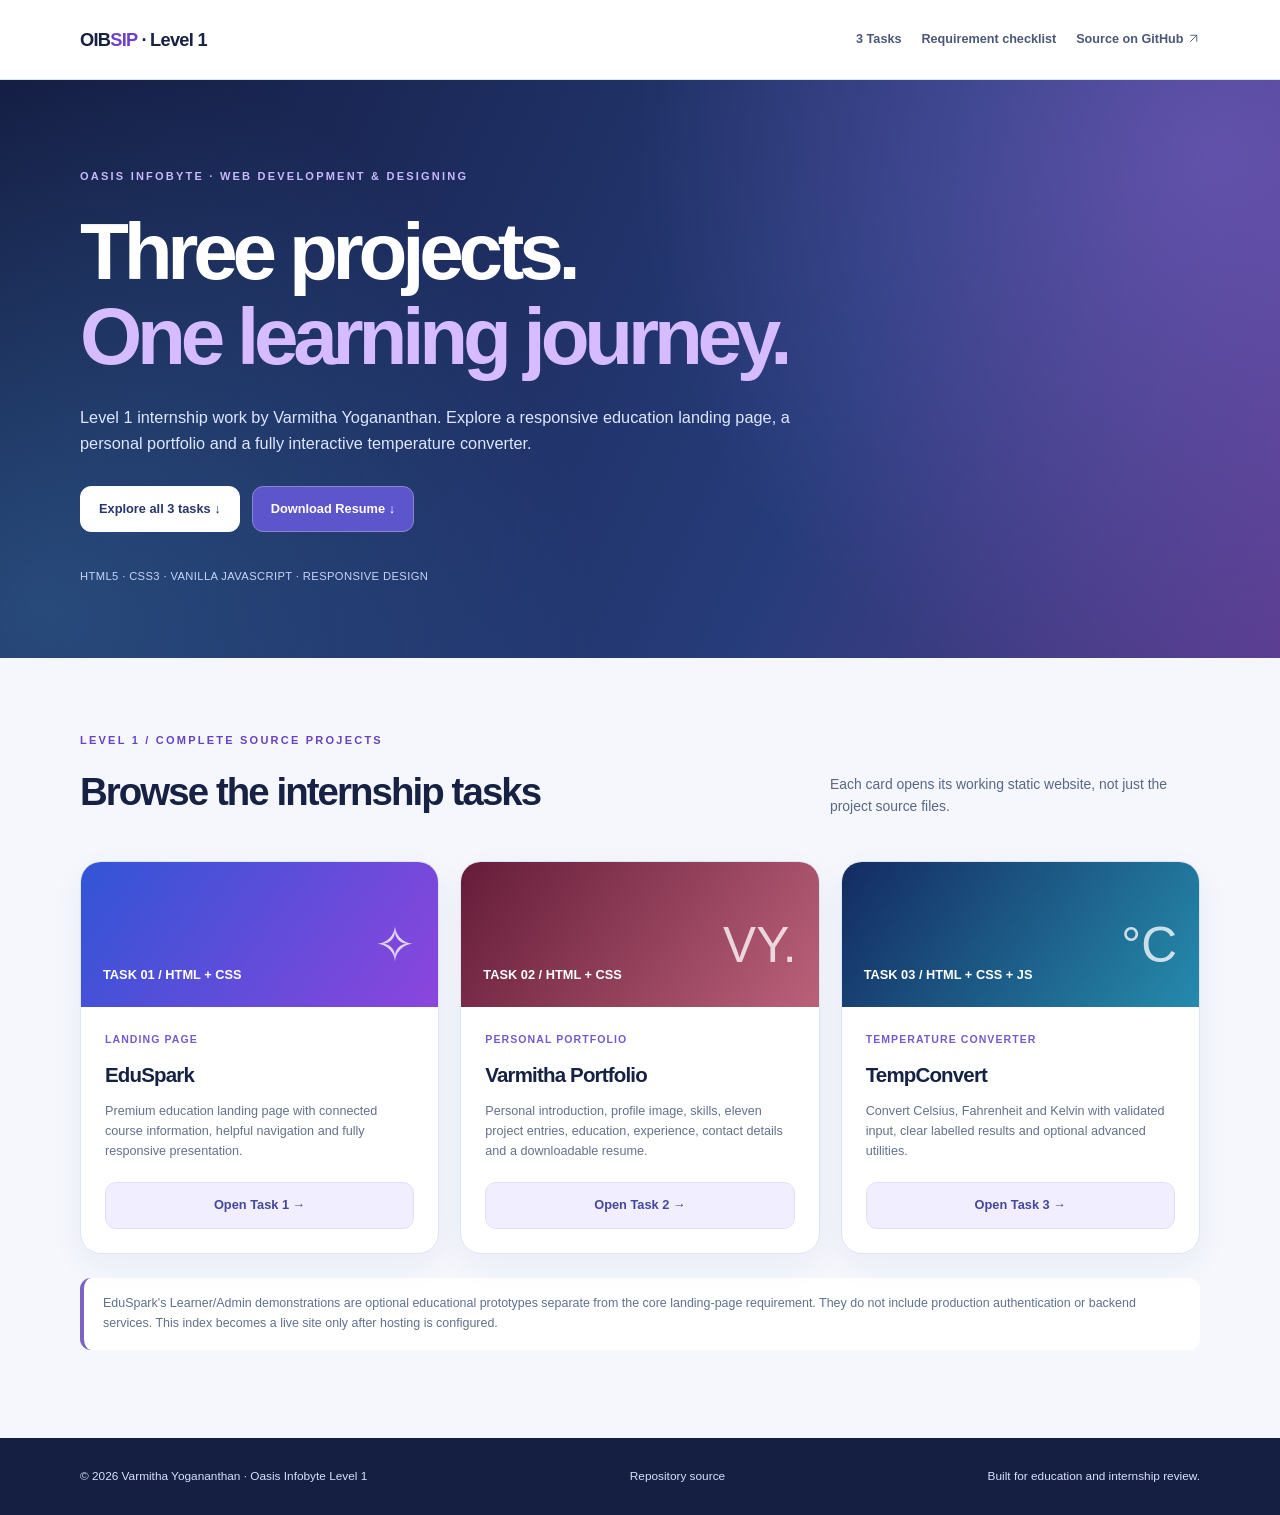
<file: index.html>
<!doctype html>
<html lang="en"><head><meta charset="utf-8"><meta name="viewport" content="width=device-width,initial-scale=1">
<meta name="description" content="Oasis Infobyte Web Development & Designing Internship — Level 1 Task 1 Landing Page, Task 2 Personal Portfolio, Task 3 Temperature Converter.">
<meta name="theme-color" content="#151b36"><title>OIBSIP | Varmitha Yogananthan — Level 1</title>
<style>
:root{--ink:#162143;--muted:#596784;--stroke:#dde4f4;--background:#f5f7fd}
*{box-sizing:border-box}html{scroll-behavior:smooth}body{margin:0;background:var(--background);color:var(--ink);font:16px/1.6 "Segoe UI",Arial,sans-serif}
a{text-decoration:none;color:inherit}a:focus-visible{outline:3px solid #9870ed;outline-offset:4px;border-radius:5px}
.container{width:min(1120px,calc(100% - 44px));margin-inline:auto}
nav{min-height:79px;display:flex;justify-content:space-between;gap:14px;align-items:center}
.nav{background:#fff;border-bottom:1px solid var(--stroke)}
.brand{font-weight:900;font-size:1.14rem;letter-spacing:-.04em}.brand span{color:#6d42c8}
.nav-links{display:flex;flex-wrap:wrap;gap:20px;color:#4b587b;font-size:.79rem;font-weight:750}
.hero{padding:82px 0 70px;background:radial-gradient(circle at 95% 13%,#8366cf85,transparent 44%),radial-gradient(circle at 3% 91%,#3d83bc64,transparent 41%),linear-gradient(115deg,#141c41,#263c7a 64%,#593b8d);color:#fff}
.eyebrow{text-transform:uppercase;letter-spacing:.2em;font-size:.69rem;font-weight:900;color:#c8b8ff}
h1{font-size:clamp(2.7rem,6.3vw,5rem);line-height:1.07;letter-spacing:-.065em;margin:21px 0 24px}
h1 em{font-style:normal;color:#d6bcff}.hero p{color:#dee6ff;max-width:720px;font-size:1.02rem}
.hero-actions{display:flex;gap:12px;flex-wrap:wrap;margin:30px 0}
.btn{display:inline-flex;align-items:center;justify-content:center;gap:11px;border:1px solid #8e84ce;border-radius:11px;padding:12px 18px;font-size:.8rem;font-weight:850;color:#fff;background:#5d55cb}
.btn:hover{filter:brightness(1.08);transform:translateY(-2px)}
.btn.light{color:#27376b;background:#fff;border-color:#fff}
.hero-meta{color:#c6d5f8;font-size:.7rem;letter-spacing:.035em}
.projects{padding:68px 0 76px}
.section-head{display:flex;justify-content:space-between;align-items:end;gap:30px;margin-bottom:30px}
.section-head h2{font-size:clamp(1.7rem,3vw,2.6rem);letter-spacing:-.05em;margin:9px 0}
.section-head p{max-width:370px;font-size:.87rem;color:var(--muted)}
.grid{display:grid;grid-template-columns:repeat(3,minmax(0,1fr));gap:21px}
.card{min-width:0;display:flex;flex-direction:column;background:#fff;border:1px solid var(--stroke);border-radius:21px;overflow:hidden;box-shadow:0 11px 33px #1d31650d}
.visual{min-height:145px;padding:22px;color:white;display:flex;align-items:end;justify-content:space-between;gap:12px;font-size:.8rem;font-weight:800}
.visual span:last-child{font-size:3.1rem;font-weight:500;opacity:.77}
.visual.one{background:linear-gradient(125deg,#3155d6,#8c45dd)}.visual.two{background:linear-gradient(125deg,#651c38,#bb617a)}.visual.three{background:linear-gradient(125deg,#142b62,#258bac)}
.card-body{padding:24px;display:flex;flex-direction:column;flex:1}
.tag{font-size:.66rem;color:#775acb;text-transform:uppercase;font-weight:900;letter-spacing:.1em}
.card h3{font-size:1.28rem;margin:11px 0 9px;letter-spacing:-.04em}
.card p{font-size:.79rem;color:#64728b;margin:0 0 21px;flex:1}
.card .btn{width:100%;background:#f1efff;color:#44469f;border-color:#e2ddfc;box-shadow:none}
.card .btn:hover{background:#e2deff}
.note{border-left:4px solid #7b63c3;background:#fff;border-radius:11px;padding:16px 19px;font-size:.78rem;color:#61718d;margin-top:24px}
footer{background:#151f42;color:#d7e0fb;padding:29px 0;font-size:.74rem}
footer .container{display:flex;justify-content:space-between;gap:18px;flex-wrap:wrap}
@media(max-width:950px){.grid{grid-template-columns:repeat(2,minmax(0,1fr))}.section-head{display:block}}
@media(max-width:610px){.container{width:calc(100% - 32px)}.grid{grid-template-columns:1fr}.hero{padding:54px 0}.projects{padding:48px 0}.nav-links{gap:9px;font-size:.71rem}.brand{font-size:1.02rem}.visual{min-height:122px}}
@media(prefers-reduced-motion:reduce){html{scroll-behavior:auto}*{transition:none!important}}
</style><link rel="icon" href="data:image/svg+xml,%3Csvg%20xmlns%3D%22http%3A%2F%2Fwww.w3.org%2F2000%2Fsvg%22%20viewBox%3D%220%200%2032%2032%22%3E%3Crect%20width%3D%2232%22%20height%3D%2232%22%20rx%3D%227%22%20fill%3D%22%232563eb%22%2F%3E%3Ctext%20x%3D%2216%22%20y%3D%2223%22%20text-anchor%3D%22middle%22%20fill%3D%22white%22%20font-family%3D%22Arial%2Csans-serif%22%20font-size%3D%2221%22%3EE%3C%2Ftext%3E%3C%2Fsvg%3E"></head><body>
<header class="nav"><nav class="container" aria-label="Project navigation"><a class="brand" href="#home">OIB<span>SIP</span> · Level 1</a><div class="nav-links"><a href="#tasks">3 Tasks</a><a href="LEVEL1_SUBMISSION_CHECKLIST.md">Requirement checklist</a><a href="https://github.com/VarmithaYogananthan/OIBSIP">Source on GitHub <svg width="13" height="13" viewBox="0 0 24 24" fill="none" stroke="currentColor" stroke-width="1.7" aria-hidden="true" style="display:inline-block;vertical-align:-.1em"><path d="M6 18 18 6M6 6h12v12"/></svg></a></div></nav></header>
<main><section class="hero" id="home"><div class="container"><span class="eyebrow">OASIS INFOBYTE · WEB DEVELOPMENT & DESIGNING</span><h1>Three projects.<br><em>One learning journey.</em></h1><p>Level 1 internship work by Varmitha Yogananthan. Explore a responsive education landing page, a personal portfolio and a fully interactive temperature converter.</p>
<div class="hero-actions"><a class="btn light" href="#tasks">Explore all 3 tasks ↓</a><a class="btn" href="WebDev-L1-Portfolio/assets/Varmitha_Resume_Public.pdf" download="Varmitha_Yogananthan_Resume.pdf">Download Resume ↓</a></div>
<span class="hero-meta">HTML5 · CSS3 · VANILLA JAVASCRIPT · RESPONSIVE DESIGN</span></div></section>
<section class="projects" id="tasks"><div class="container"><div class="section-head"><div><span class="eyebrow" style="color:#6842c3">LEVEL 1 / COMPLETE SOURCE PROJECTS</span><h2>Browse the internship tasks</h2></div><p>Each card opens its working static website, not just the project source files.</p></div>
<div class="grid"><article class="card"><div class="visual one"><span>TASK 01 / HTML + CSS</span><span>✧</span></div><div class="card-body"><span class="tag">Landing page</span><h3>EduSpark</h3><p>Premium education landing page with connected course information, helpful navigation and fully responsive presentation.</p><a class="btn" href="WebDev-L1-LandingPage/">Open Task 1 →</a></div></article>
<article class="card"><div class="visual two"><span>TASK 02 / HTML + CSS</span><span>VY.</span></div><div class="card-body"><span class="tag">Personal portfolio</span><h3>Varmitha Portfolio</h3><p>Personal introduction, profile image, skills, eleven project entries, education, experience, contact details and a downloadable resume.</p><a class="btn" href="WebDev-L1-Portfolio/">Open Task 2 →</a></div></article>
<article class="card"><div class="visual three"><span>TASK 03 / HTML + CSS + JS</span><span>°C</span></div><div class="card-body"><span class="tag">Temperature converter</span><h3>TempConvert</h3><p>Convert Celsius, Fahrenheit and Kelvin with validated input, clear labelled results and optional advanced utilities.</p><a class="btn" href="WebDev-L1-TemperatureConverter/">Open Task 3 →</a></div></article></div>
<p class="note">EduSpark's Learner/Admin demonstrations are optional educational prototypes separate from the core landing-page requirement. They do not include production authentication or backend services. This index becomes a live site only after hosting is configured.</p>
</div></section></main><footer><div class="container"><span>© 2026 Varmitha Yogananthan · Oasis Infobyte Level 1</span><a href="https://github.com/VarmithaYogananthan/OIBSIP">Repository source</a><span>Built for education and internship review.</span></div></footer>
</body></html>
</file>
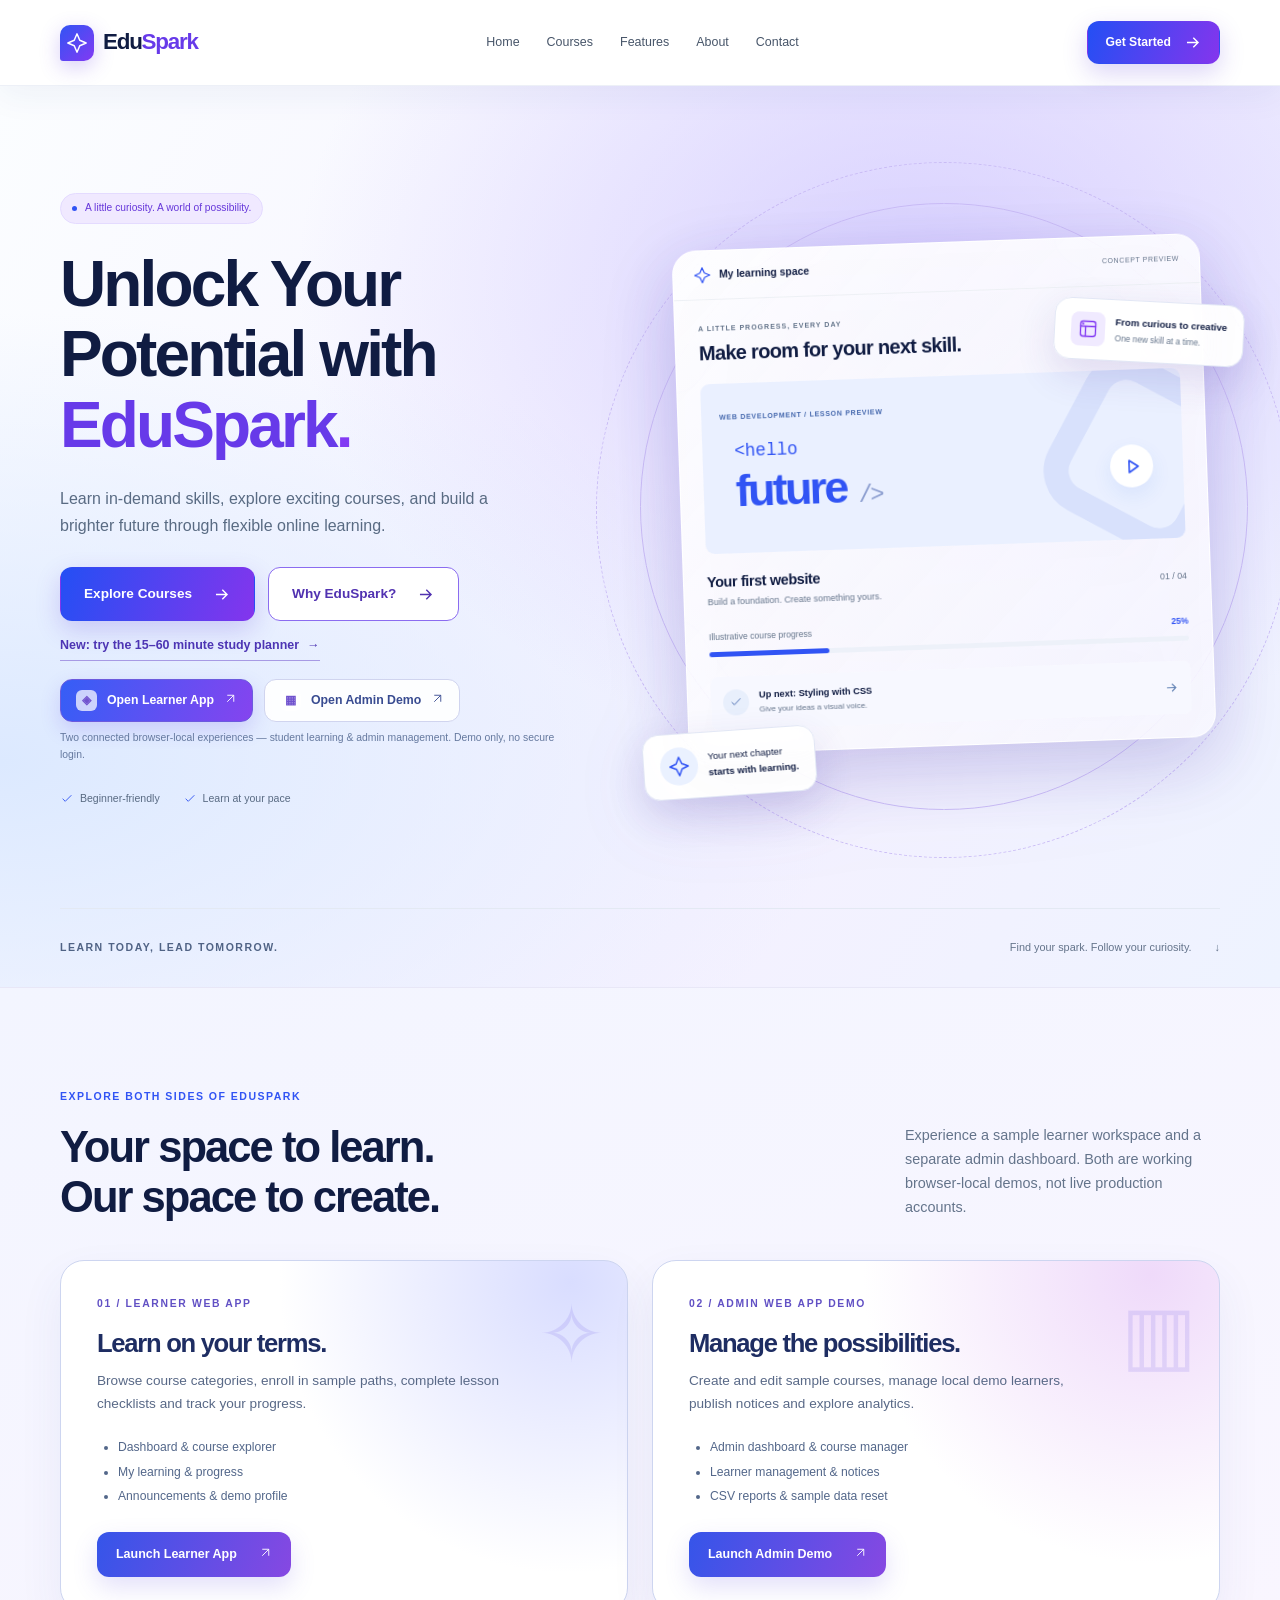
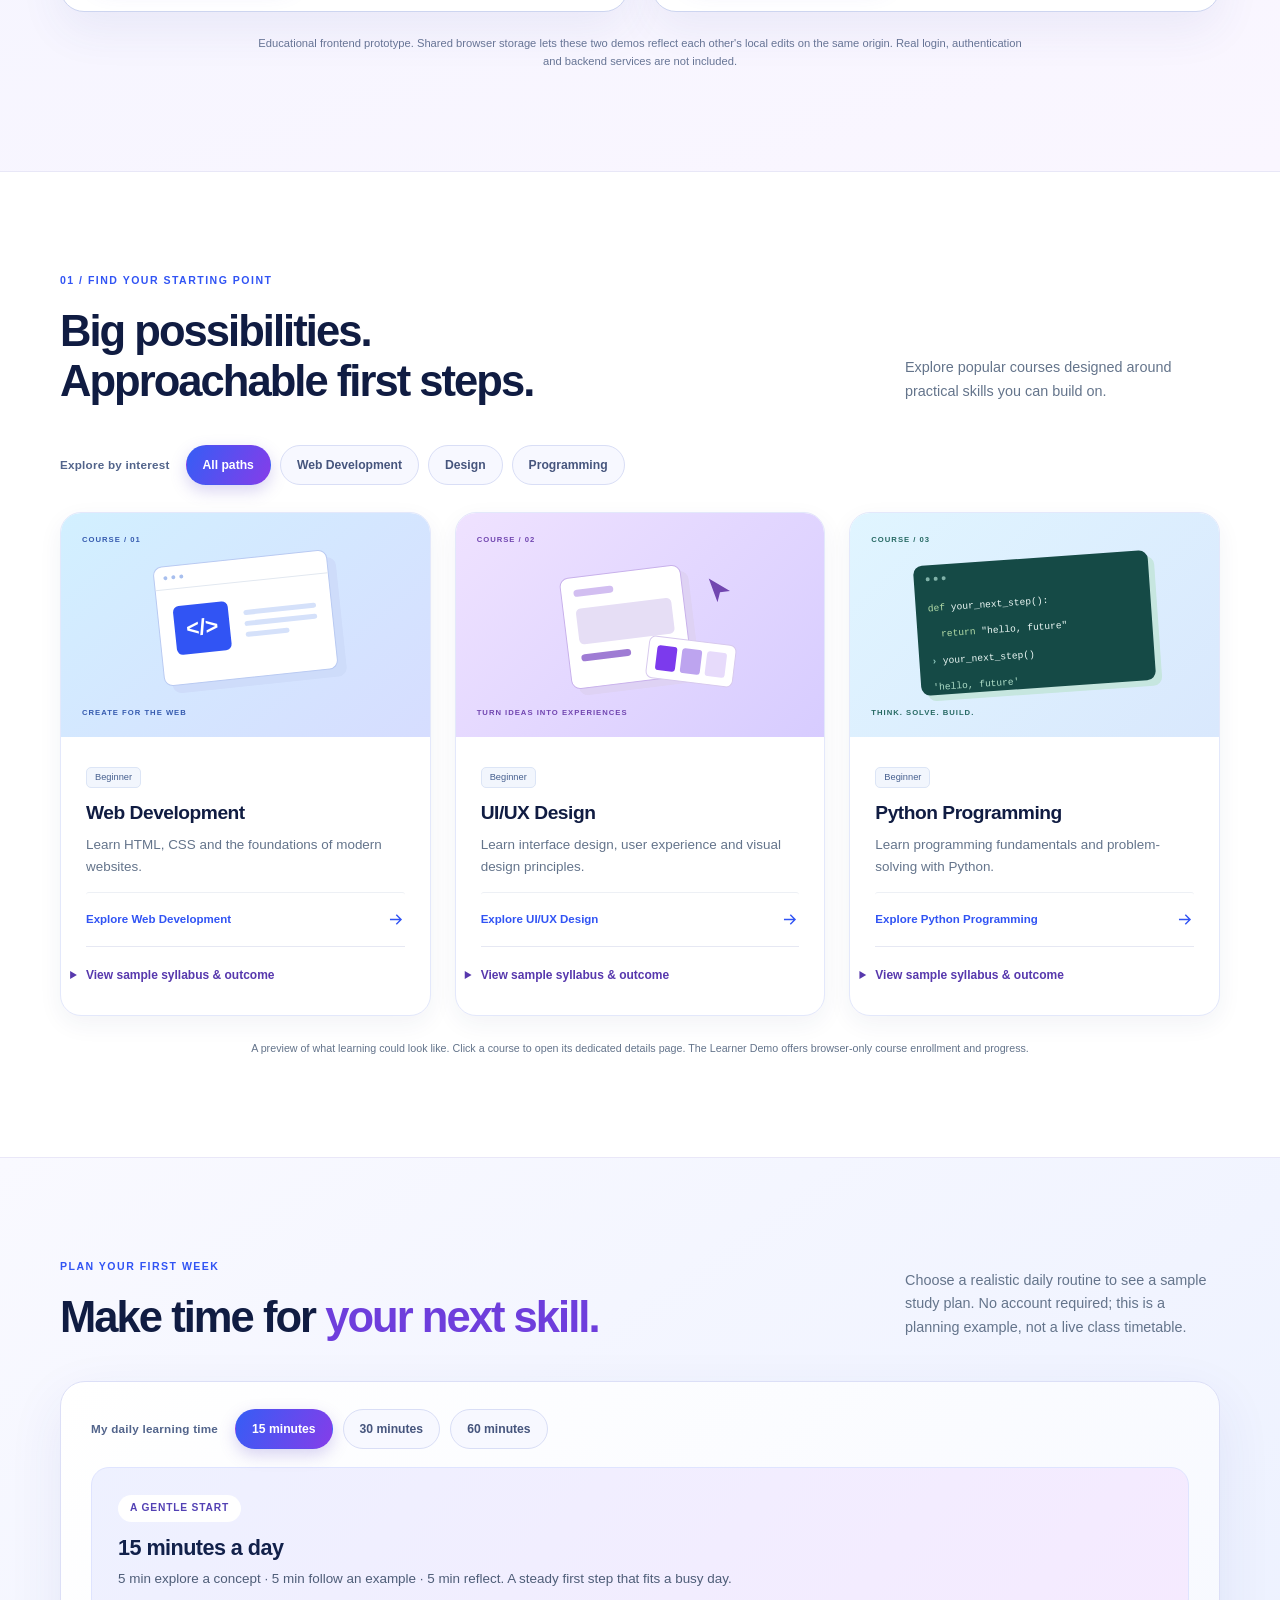
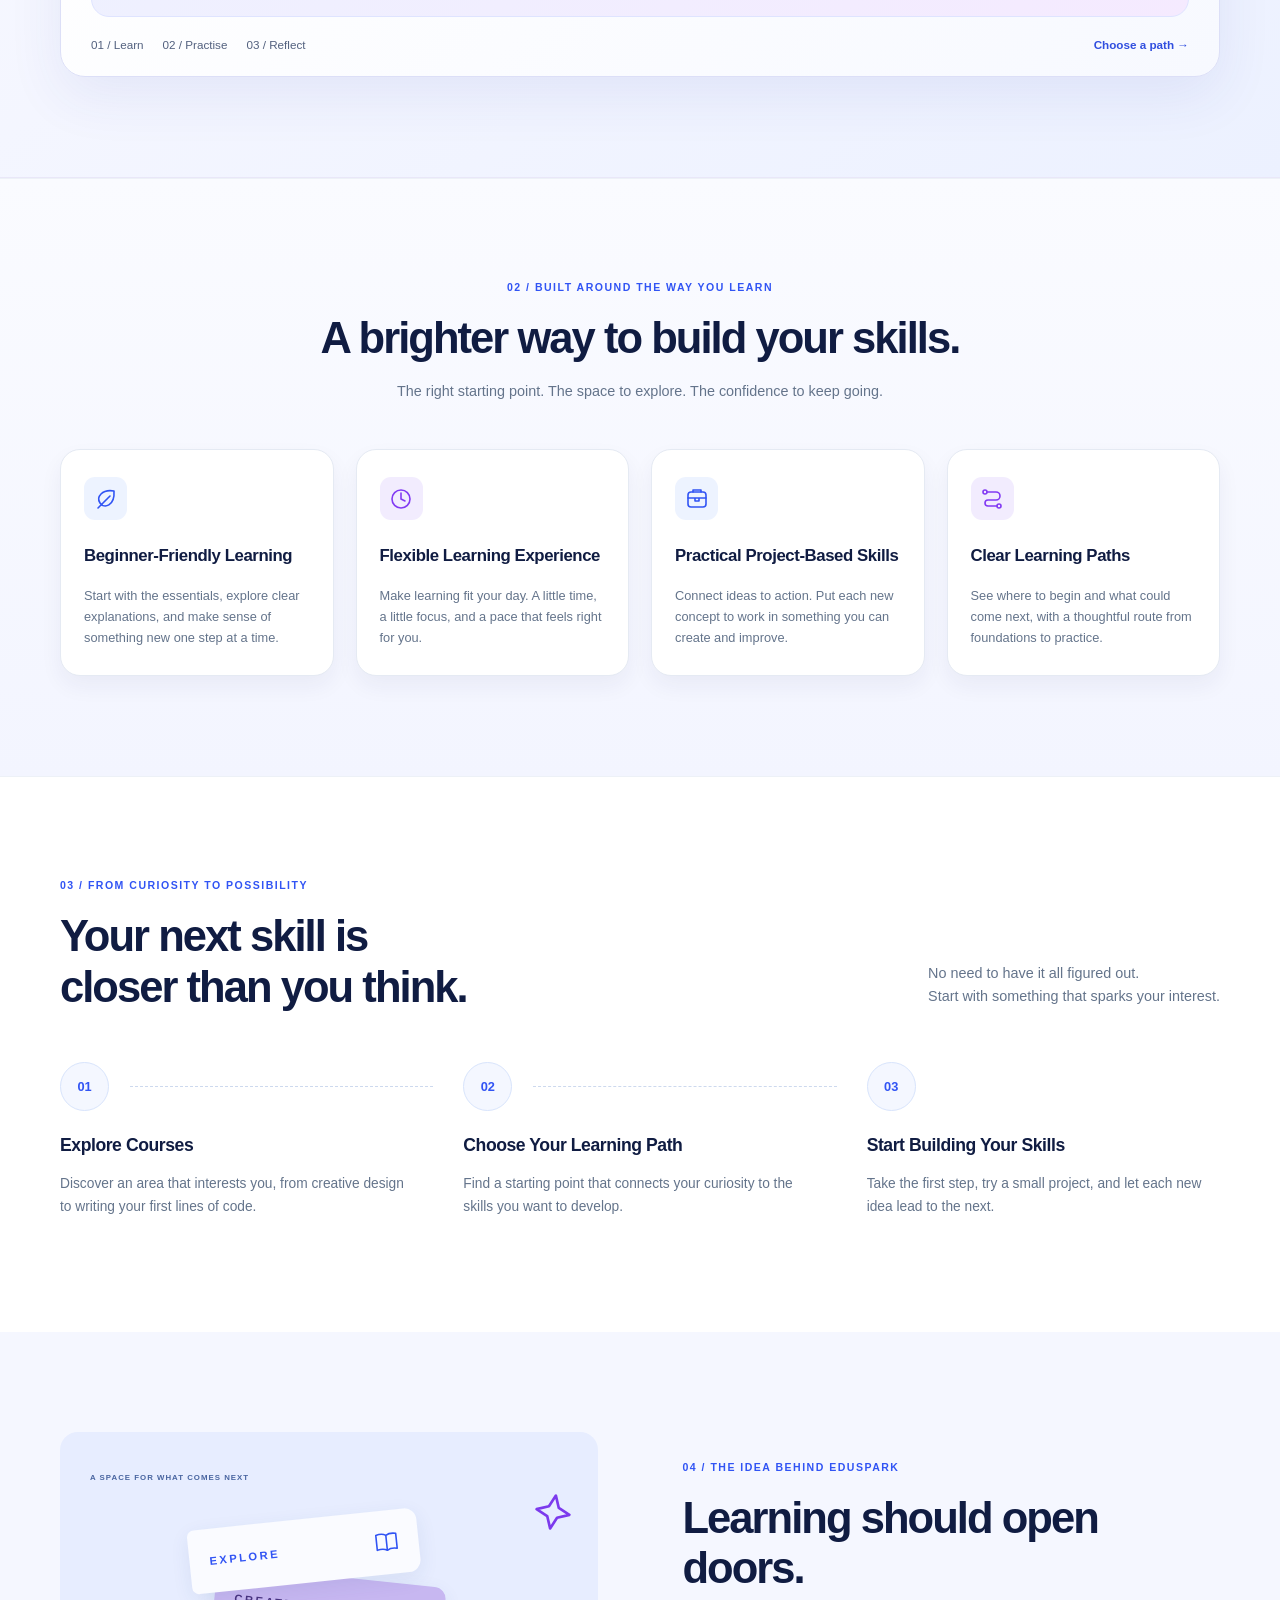
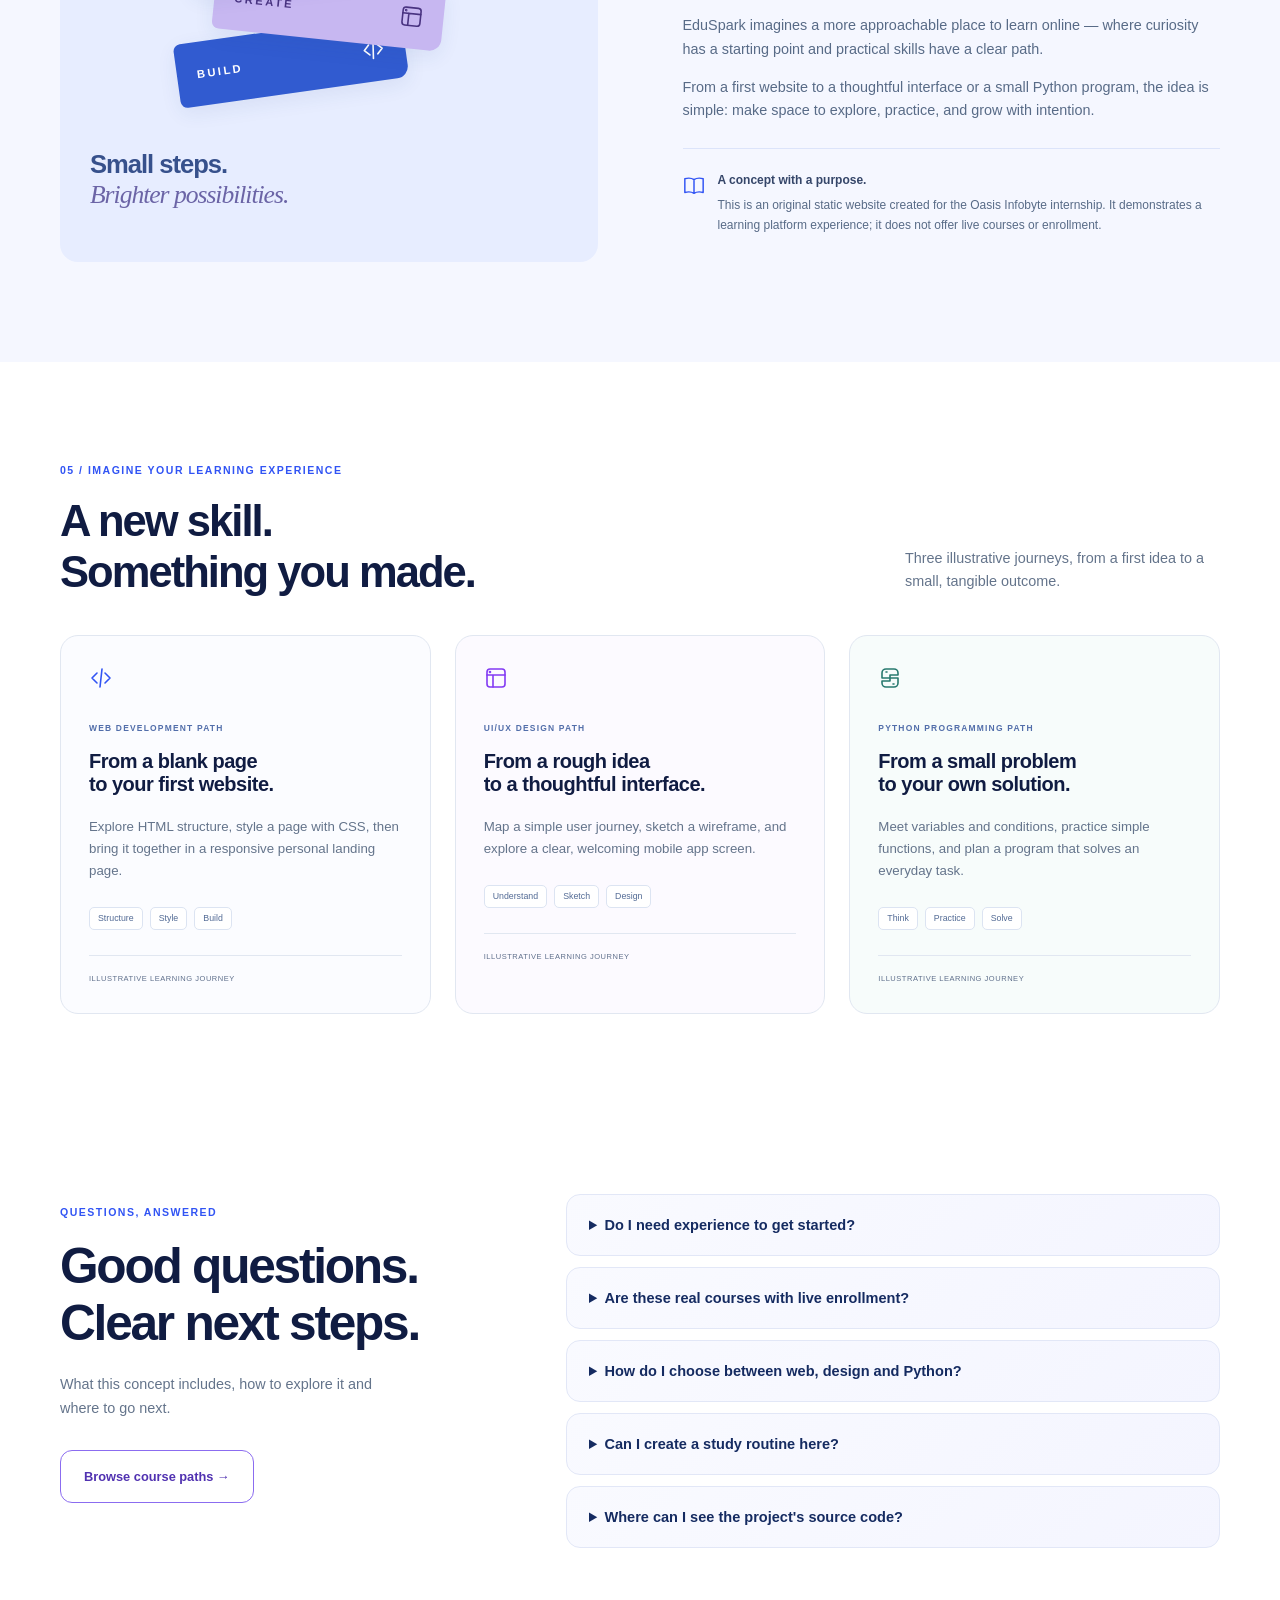
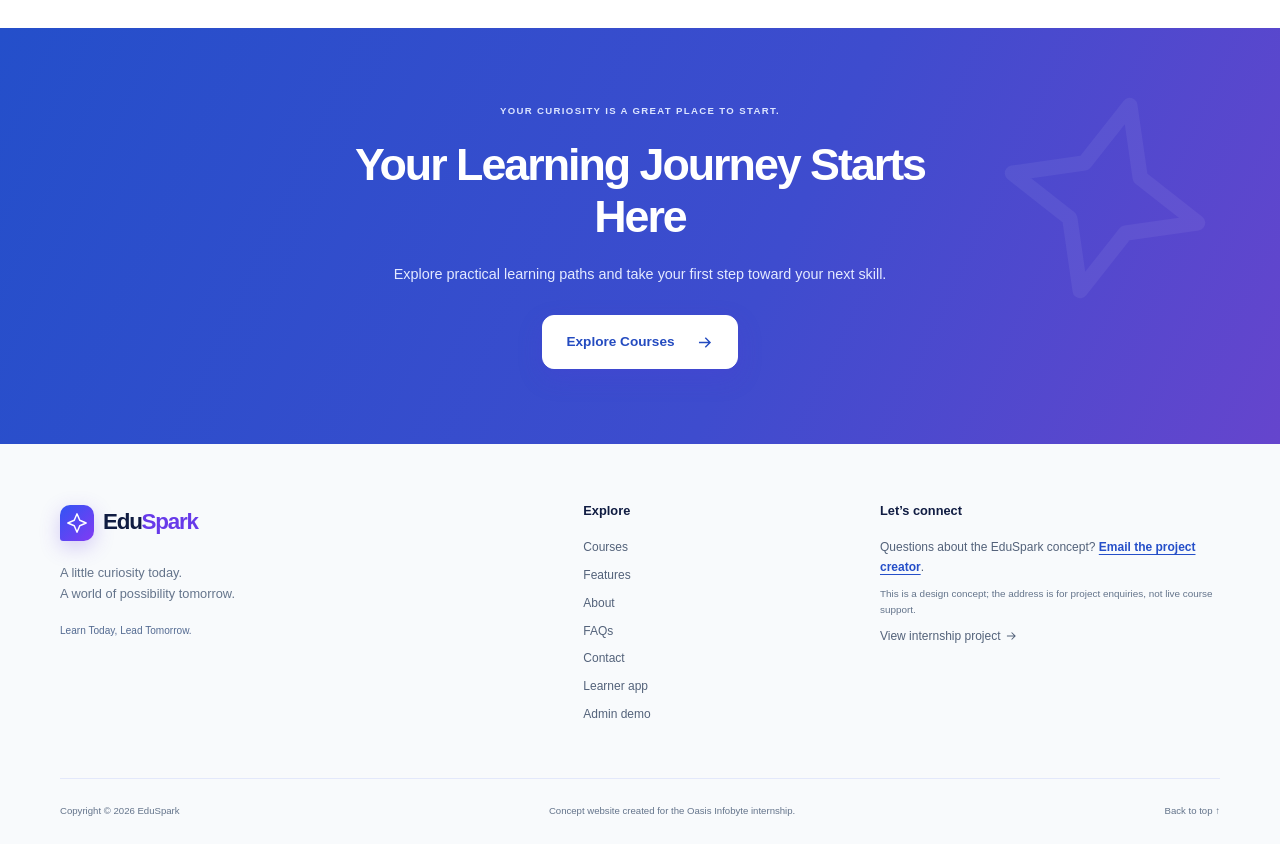
<file: WebDev-L1-LandingPage/index.html>
<!doctype html>
<html lang="en">
<head>
  <meta charset="UTF-8">
  <link rel="icon" href="data:image/svg+xml,%3Csvg%20xmlns%3D%22http%3A%2F%2Fwww.w3.org%2F2000%2Fsvg%22%20viewBox%3D%220%200%2032%2032%22%3E%3Crect%20width%3D%2232%22%20height%3D%2232%22%20rx%3D%227%22%20fill%3D%22%232563eb%22%2F%3E%3Ctext%20x%3D%2216%22%20y%3D%2222%22%20text-anchor%3D%22middle%22%20fill%3D%22%23ffffff%22%20font-family%3D%22Arial%2Csans-serif%22%20font-size%3D%2217%22%20font-weight%3D%22700%22%3EE%3C%2Ftext%3E%3C%2Fsvg%3E">
  <meta name="viewport" content="width=device-width, initial-scale=1">
  <meta name="description" content="EduSpark is an online learning platform concept for exploring practical skills in web development, UI/UX design, and Python programming.">
  <meta name="theme-color" content="#2563EB">
  <title>EduSpark — Learn Today, Lead Tomorrow.</title>
  <link rel="stylesheet" href="styles.css">
</head>
<body>
  <a class="skip-link" href="#home">Skip to main content</a>
  <header class="site-header">
    <nav class="container navigation" aria-label="Main navigation">
      <a class="logo" href="#home" aria-label="EduSpark home"><span class="logo-symbol"><svg class="icon" viewBox="0 0 24 24" fill="none" stroke="currentColor" stroke-width="1.6" stroke-linecap="round" stroke-linejoin="round" aria-hidden="true"><path d="m12 2 3 7 7 3-7 3-3 7-3-7-7-3 7-3Z"/></svg></span><span>Edu<span class="logo-blue">Spark</span></span></a>
      <div class="nav-links">
        <a href="#home">Home</a>
        <a href="#courses">Courses</a>
        <a href="#features">Features</a>
        <a href="#about">About</a>
        <a href="#contact">Contact</a>
      </div>
      <a class="button button-small" href="#courses">Get Started <svg viewBox="0 0 24 24" class="arrow" fill="none" stroke="currentColor" stroke-width="1.8" aria-hidden="true"><path d="M5 12h14m-6-6 6 6-6 6"/></svg></a>
    </nav>
  </header>

  <main>
    <section class="hero" id="home" aria-labelledby="hero-title">
      <div class="container hero-grid">
        <div class="hero-copy">
          <p class="pill"><span class="pill-dot"></span> A little curiosity. A world of possibility.</p>
          <h1 id="hero-title">Unlock Your<br>Potential with <span>EduSpark</span><span class="title-dot">.</span></h1>
          <p class="hero-description">Learn in-demand skills, explore exciting courses, and build a brighter future through flexible online learning.</p>
          <div class="hero-actions">
            <a class="button" href="#courses">Explore Courses <svg viewBox="0 0 24 24" class="arrow" fill="none" stroke="currentColor" stroke-width="1.8" aria-hidden="true"><path d="M5 12h14m-6-6 6 6-6 6"/></svg></a>
            <a class="button button-secondary" href="#features">Why EduSpark? <svg viewBox="0 0 24 24" class="arrow" fill="none" stroke="currentColor" stroke-width="1.8" aria-hidden="true"><path d="M5 12h14m-6-6 6 6-6 6"/></svg></a>
          </div>
          <p class="hero-planner-link"><a href="#study-planner">New: try the 15–60 minute study planner <span aria-hidden="true">→</span></a></p>
          <div class="hero-app-actions" aria-label="Open the two EduSpark app demos">
            <a class="hero-app-button learner" href="apps/user/welcome.html"><span aria-hidden="true">◈</span> Open Learner App <span aria-hidden="true"><svg width="13" height="13" viewBox="0 0 24 24" fill="none" stroke="currentColor" stroke-width="1.7" aria-hidden="true" style="display:inline-block;vertical-align:-.1em"><path d="M6 18 18 6M6 6h12v12"/></svg></span></a>
            <a class="hero-app-button admin" href="apps/admin/welcome.html"><span aria-hidden="true">▦</span> Open Admin Demo <span aria-hidden="true"><svg width="13" height="13" viewBox="0 0 24 24" fill="none" stroke="currentColor" stroke-width="1.7" aria-hidden="true" style="display:inline-block;vertical-align:-.1em"><path d="M6 18 18 6M6 6h12v12"/></svg></span></a>
          </div><p class="hero-demo-caption">Two connected browser-local experiences — student learning &amp; admin management. Demo only, no secure login.</p>
          <div class="hero-notes"><span><svg class="icon" viewBox="0 0 24 24" fill="none" stroke="currentColor" stroke-width="1.6" stroke-linecap="round" stroke-linejoin="round" aria-hidden="true"><path d="m5 12 4 4L19 6"/></svg> Beginner-friendly</span><span><svg class="icon" viewBox="0 0 24 24" fill="none" stroke="currentColor" stroke-width="1.6" stroke-linecap="round" stroke-linejoin="round" aria-hidden="true"><path d="m5 12 4 4L19 6"/></svg> Learn at your pace</span></div>
        </div>

        <div class="learning-scene" role="img" aria-label="Illustrative learning dashboard, demonstrating a web development learning path">
          <span class="scene-orbit orbit-one" aria-hidden="true"></span>
          <span class="scene-orbit orbit-two" aria-hidden="true"></span>
          <div class="dashboard">
            <div class="dashboard-top"><span class="dashboard-brand"><svg class="icon" viewBox="0 0 24 24" fill="none" stroke="currentColor" stroke-width="1.6" stroke-linecap="round" stroke-linejoin="round" aria-hidden="true"><path d="m12 2 3 7 7 3-7 3-3 7-3-7-7-3 7-3Z"/></svg> My learning space</span><span class="demo-label">CONCEPT PREVIEW</span></div>
            <div class="dashboard-body">
              <div class="dashboard-welcome"><div><p class="eyebrow">A LITTLE PROGRESS, EVERY DAY</p><h2>Make room for your next skill.</h2></div><span class="dashboard-avatar" aria-hidden="true"><svg class="icon" viewBox="0 0 24 24" fill="none" stroke="currentColor" stroke-width="1.6" stroke-linecap="round" stroke-linejoin="round" aria-hidden="true"><path d="M12 5c-3-2-6-2-10-1v15c4-1 7-1 10 1 3-2 6-2 10-1V4c-4-1-7-1-10 1Zm0 0v15"/></svg></span></div>
              <div class="lesson-art" aria-hidden="true"><span class="lesson-tag">WEB DEVELOPMENT / LESSON PREVIEW</span><div class="code-illustration"><span>&lt;hello</span><strong>future<span> /&gt;</span></strong></div><span class="play-icon"><svg class="icon" viewBox="0 0 24 24" fill="none" stroke="currentColor" stroke-width="1.6" stroke-linecap="round" stroke-linejoin="round" aria-hidden="true"><path d="m9 6 9 6-9 6Z"/></svg></span><div class="art-grid"></div></div>
              <div class="lesson-meta"><div><h3>Your first website</h3><p>Build a foundation. Create something yours.</p></div><span class="lesson-step">01 / 04</span></div>
              <div class="progress-heading"><span>Illustrative course progress</span><strong>25%</strong></div>
              <div class="progress-track" aria-hidden="true"><span></span></div>
              <div class="next-lesson"><span class="next-check"><svg class="icon" viewBox="0 0 24 24" fill="none" stroke="currentColor" stroke-width="1.6" stroke-linecap="round" stroke-linejoin="round" aria-hidden="true"><path d="m5 12 4 4L19 6"/></svg></span><div><strong>Up next: Styling with CSS</strong><span>Give your ideas a visual voice.</span></div><svg viewBox="0 0 24 24" class="arrow" fill="none" stroke="currentColor" stroke-width="1.8" aria-hidden="true"><path d="M5 12h14m-6-6 6 6-6 6"/></svg></div>
            </div>
          </div>
          <div class="floating-card floating-skill"><span class="float-icon"><svg class="icon" viewBox="0 0 24 24" fill="none" stroke="currentColor" stroke-width="1.6" stroke-linecap="round" stroke-linejoin="round" aria-hidden="true"><rect x="3" y="3" width="18" height="18" rx="3"/><path d="M3 9h18M9 9v12"/><circle cx="6" cy="6" r=".5"/></svg></span><div><strong>From curious to creative</strong><span>One new skill at a time.</span></div></div>
          <div class="floating-card floating-note"><span class="spark-note"><svg class="icon" viewBox="0 0 24 24" fill="none" stroke="currentColor" stroke-width="1.6" stroke-linecap="round" stroke-linejoin="round" aria-hidden="true"><path d="m12 2 3 7 7 3-7 3-3 7-3-7-7-3 7-3Z"/></svg></span><span>Your next chapter<br><strong>starts with learning.</strong></span></div>
        </div>
      </div>
      <div class="container hero-baseline"><span class="eyebrow">LEARN TODAY, LEAD TOMORROW.</span><span>Find your spark. Follow your curiosity. <span aria-hidden="true">↓</span></span></div>
    </section>

    <section class="section app-portal-section" id="app-portals" aria-labelledby="app-portal-title">
      <div class="container">
        <div class="section-heading"><div><p class="eyebrow section-kicker">EXPLORE BOTH SIDES OF EDUSPARK</p><h2 id="app-portal-title">Your space to learn.<br>Our space to create.</h2></div><p>Experience a sample learner workspace and a separate admin dashboard. Both are working browser-local demos, not live production accounts.</p></div>
        <div class="app-portal-grid">
          <article class="portal-card portal-learner"><span class="portal-kicker">01 / LEARNER WEB APP</span><div class="portal-glyph" aria-hidden="true">✧</div><h3>Learn on your terms.</h3><p>Browse course categories, enroll in sample paths, complete lesson checklists and track your progress.</p><ul><li>Dashboard &amp; course explorer</li><li>My learning &amp; progress</li><li>Announcements &amp; demo profile</li></ul><a class="portal-cta" href="apps/user/welcome.html">Launch Learner App <span aria-hidden="true"><svg width="13" height="13" viewBox="0 0 24 24" fill="none" stroke="currentColor" stroke-width="1.7" aria-hidden="true" style="display:inline-block;vertical-align:-.1em"><path d="M6 18 18 6M6 6h12v12"/></svg></span></a></article>
          <article class="portal-card portal-admin"><span class="portal-kicker">02 / ADMIN WEB APP DEMO</span><div class="portal-glyph" aria-hidden="true">▥</div><h3>Manage the possibilities.</h3><p>Create and edit sample courses, manage local demo learners, publish notices and explore analytics.</p><ul><li>Admin dashboard &amp; course manager</li><li>Learner management &amp; notices</li><li>CSV reports &amp; sample data reset</li></ul><a class="portal-cta" href="apps/admin/welcome.html">Launch Admin Demo <span aria-hidden="true"><svg width="13" height="13" viewBox="0 0 24 24" fill="none" stroke="currentColor" stroke-width="1.7" aria-hidden="true" style="display:inline-block;vertical-align:-.1em"><path d="M6 18 18 6M6 6h12v12"/></svg></span></a></article>
        </div>
        <p class="portal-note">Educational frontend prototype. Shared browser storage lets these two demos reflect each other's local edits on the same origin. Real login, authentication and backend services are not included.</p>
      </div>
    </section>
    <section class="section courses-section" id="courses" aria-labelledby="courses-title">
      <div class="container">
        <div class="section-heading"><div><p class="eyebrow section-kicker">01 / FIND YOUR STARTING POINT</p><h2 id="courses-title">Big possibilities.<br>Approachable first steps.</h2></div><p>Explore popular courses designed around practical skills you can build on.</p></div>
        <div class="course-explorer" aria-label="Browse example learning paths">
          <input class="course-filter-radio" type="radio" name="course-track" id="track-all" checked>
          <input class="course-filter-radio" type="radio" name="course-track" id="track-web">
          <input class="course-filter-radio" type="radio" name="course-track" id="track-design">
          <input class="course-filter-radio" type="radio" name="course-track" id="track-code">
          <div class="course-filters" role="group" aria-label="Course category filter">
            <span>Explore by interest</span><label for="track-all">All paths</label><label for="track-web">Web Development</label><label for="track-design">Design</label><label for="track-code">Programming</label>
          </div>
          <div class="course-grid">
          <article class="course-card" data-track="web"><a class="course-cover-link" href="courses/web-development.html" aria-label="Open Web Development course details"><div class="course-art web-art"><span class="course-number">COURSE / 01</span><div class="mini-browser" aria-hidden="true"><div class="browser-dots"><i></i><i></i><i></i></div><div class="browser-content"><span>&lt;/&gt;</span><div><b></b><b></b><b></b></div></div></div><span class="art-caption">CREATE FOR THE WEB</span></div></a><div class="course-body"><span class="level">Beginner</span><h3><a href="courses/web-development.html">Web Development</a></h3><p>Learn HTML, CSS and the foundations of modern websites.</p><a class="course-link" href="courses/web-development.html">Explore Web Development <svg viewBox="0 0 24 24" class="arrow" fill="none" stroke="currentColor" stroke-width="1.8" aria-hidden="true"><path d="M5 12h14m-6-6 6 6-6 6"/></svg></a><details class="course-outline"><summary>View sample syllabus &amp; outcome</summary><ul><li>HTML: structure and semantic pages</li><li>CSS: layouts and responsive styling</li><li>Capstone idea: publish a personal landing page</li></ul><a href="#path-web">See learning journey →</a></details></div></article>
          <article class="course-card" data-track="design"><a class="course-cover-link" href="courses/ui-ux-design.html" aria-label="Open UI/UX Design course details"><div class="course-art design-art"><span class="course-number">COURSE / 02</span><div class="design-visual" aria-hidden="true"><div class="design-window"><span></span><i></i><b></b></div><div class="palette"><i></i><i></i><i></i></div><svg class="design-cursor" viewBox="0 0 24 24" fill="currentColor" aria-hidden="true"><path d="m3 2 17 10-8 1-2 8Z"/></svg></div><span class="art-caption">TURN IDEAS INTO EXPERIENCES</span></div></a><div class="course-body"><span class="level">Beginner</span><h3><a href="courses/ui-ux-design.html">UI/UX Design</a></h3><p>Learn interface design, user experience and visual design principles.</p><a class="course-link" href="courses/ui-ux-design.html">Explore UI/UX Design <svg viewBox="0 0 24 24" class="arrow" fill="none" stroke="currentColor" stroke-width="1.8" aria-hidden="true"><path d="M5 12h14m-6-6 6 6-6 6"/></svg></a><details class="course-outline"><summary>View sample syllabus &amp; outcome</summary><ul><li>Research, user journeys and wireframes</li><li>Typography, spacing and interface systems</li><li>Capstone idea: design a mobile app screen</li></ul><a href="#path-design">See learning journey →</a></details></div></article>
          <article class="course-card" data-track="code"><a class="course-cover-link" href="courses/python-programming.html" aria-label="Open Python Programming course details"><div class="course-art python-art"><span class="course-number">COURSE / 03</span><div class="python-visual" aria-hidden="true"><div class="terminal-top"><i></i><i></i><i></i></div><code><span>def</span> your_next_step():<br>&nbsp; <span>return</span> "hello, future"<br><b>›</b> your_next_step()<br><em>'hello, future'</em></code></div><span class="art-caption">THINK. SOLVE. BUILD.</span></div></a><div class="course-body"><span class="level">Beginner</span><h3><a href="courses/python-programming.html">Python Programming</a></h3><p>Learn programming fundamentals and problem-solving with Python.</p><a class="course-link" href="courses/python-programming.html">Explore Python Programming <svg viewBox="0 0 24 24" class="arrow" fill="none" stroke="currentColor" stroke-width="1.8" aria-hidden="true"><path d="M5 12h14m-6-6 6 6-6 6"/></svg></a><details class="course-outline"><summary>View sample syllabus &amp; outcome</summary><ul><li>Variables and basic data types</li><li>Conditions, loops and functions</li><li>Capstone idea: create a simple Python tool</li></ul><a href="#path-python">See learning journey →</a></details></div></article>
        </div></div>
        <p class="section-note">A preview of what learning could look like. Click a course to open its dedicated details page. The Learner Demo offers browser-only course enrollment and progress.</p>
      </div>
    </section>

    <section class="section study-planner-section" id="study-planner" aria-labelledby="planner-title">
    <div class="container">
      <div class="section-heading"><div><p class="eyebrow section-kicker">PLAN YOUR FIRST WEEK</p><h2 id="planner-title">Make time for <span>your next skill.</span></h2></div><p>Choose a realistic daily routine to see a sample study plan. No account required; this is a planning example, not a live class timetable.</p></div>
      <div class="study-planner">
        <input class="study-plan-radio" type="radio" id="pace-15" name="study-pace" checked>
        <input class="study-plan-radio" type="radio" id="pace-30" name="study-pace">
        <input class="study-plan-radio" type="radio" id="pace-60" name="study-pace">
        <div class="study-pace-controls" role="group" aria-label="Daily study time">
          <span>My daily learning time</span><label for="pace-15">15 minutes</label><label for="pace-30">30 minutes</label><label for="pace-60">60 minutes</label>
        </div>
        <div class="study-plan-card plan-15"><span class="plan-badge">A gentle start</span><h3>15 minutes a day</h3><p>5 min explore a concept · 5 min follow an example · 5 min reflect. A steady first step that fits a busy day.</p></div>
        <div class="study-plan-card plan-30"><span class="plan-badge">Build momentum</span><h3>30 minutes a day</h3><p>10 min learn the fundamentals · 15 min practise a small task · 5 min note what you discovered.</p></div>
        <div class="study-plan-card plan-60"><span class="plan-badge">Deep focus</span><h3>60 minutes a day</h3><p>15 min plan and learn · 35 min build a small exercise · 10 min test, review and choose the next step.</p></div>
        <div class="study-plan-footer"><span>01 / Learn</span><span>02 / Practise</span><span>03 / Reflect</span><a href="#courses">Choose a path →</a></div>
      </div>
    </div>
  </section>

    <section class="section features-section" id="features" aria-labelledby="features-title">
      <div class="container"><div class="section-heading centered"><p class="eyebrow section-kicker">02 / BUILT AROUND THE WAY YOU LEARN</p><h2 id="features-title">A brighter way to build your skills.</h2><p>The right starting point. The space to explore. The confidence to keep going.</p></div>
        <div class="features-grid">
          <article class="feature-card"><span class="feature-icon"><svg class="icon" viewBox="0 0 24 24" fill="none" stroke="currentColor" stroke-width="1.6" stroke-linecap="round" stroke-linejoin="round" aria-hidden="true"><path d="M20 4C8 2 2 10 6 16s15 3 14-12ZM4 21 16 9"/></svg></span><h3>Beginner-Friendly Learning</h3><p>Start with the essentials, explore clear explanations, and make sense of something new one step at a time.</p></article>
          <article class="feature-card"><span class="feature-icon"><svg class="icon" viewBox="0 0 24 24" fill="none" stroke="currentColor" stroke-width="1.6" stroke-linecap="round" stroke-linejoin="round" aria-hidden="true"><circle cx="12" cy="12" r="9"/><path d="M12 6v6l4 2"/></svg></span><h3>Flexible Learning Experience</h3><p>Make learning fit your day. A little time, a little focus, and a pace that feels right for you.</p></article>
          <article class="feature-card"><span class="feature-icon"><svg class="icon" viewBox="0 0 24 24" fill="none" stroke="currentColor" stroke-width="1.6" stroke-linecap="round" stroke-linejoin="round" aria-hidden="true"><rect x="3" y="5" width="18" height="15" rx="3"/><path d="M8 5V3h8v2M3 11h18m-11 0v3h4v-3"/></svg></span><h3>Practical Project-Based Skills</h3><p>Connect ideas to action. Put each new concept to work in something you can create and improve.</p></article>
          <article class="feature-card"><span class="feature-icon"><svg class="icon" viewBox="0 0 24 24" fill="none" stroke="currentColor" stroke-width="1.6" stroke-linecap="round" stroke-linejoin="round" aria-hidden="true"><circle cx="5" cy="5" r="2"/><circle cx="19" cy="19" r="2"/><path d="M7 5h9a4 4 0 0 1 0 8H8a3 3 0 0 0 0 6h9"/></svg></span><h3>Clear Learning Paths</h3><p>See where to begin and what could come next, with a thoughtful route from foundations to practice.</p></article>
        </div>
      </div>
    </section>

    <section class="section journey-section" id="how-it-works" aria-labelledby="journey-title"><div class="container">
      <div class="section-heading"><div><p class="eyebrow section-kicker">03 / FROM CURIOSITY TO POSSIBILITY</p><h2 id="journey-title">Your next skill is<br>closer than you think.</h2></div><p>No need to have it all figured out.<br>Start with something that sparks your interest.</p></div>
      <ol class="steps"><li><span class="step-number">01</span><h3>Explore Courses</h3><p>Discover an area that interests you, from creative design to writing your first lines of code.</p></li><li><span class="step-number">02</span><h3>Choose Your Learning Path</h3><p>Find a starting point that connects your curiosity to the skills you want to develop.</p></li><li><span class="step-number">03</span><h3>Start Building Your Skills</h3><p>Take the first step, try a small project, and let each new idea lead to the next.</p></li></ol>
    </div></section>

    <section class="section about-section" id="about" aria-labelledby="about-title"><div class="container about-grid">
      <div class="about-art" aria-hidden="true"><span class="art-eyebrow">A SPACE FOR WHAT COMES NEXT</span><div class="book-stack"><div class="book book-one"><span>BUILD</span><svg class="icon" viewBox="0 0 24 24" fill="none" stroke="currentColor" stroke-width="1.6" stroke-linecap="round" stroke-linejoin="round" aria-hidden="true"><path d="m8 7-5 5 5 5m8-10 5 5-5 5m-3-14-2 18"/></svg></div><div class="book book-two"><span>CREATE</span><svg class="icon" viewBox="0 0 24 24" fill="none" stroke="currentColor" stroke-width="1.6" stroke-linecap="round" stroke-linejoin="round" aria-hidden="true"><rect x="3" y="3" width="18" height="18" rx="3"/><path d="M3 9h18M9 9v12"/><circle cx="6" cy="6" r=".5"/></svg></div><div class="book book-three"><span>EXPLORE</span><svg class="icon" viewBox="0 0 24 24" fill="none" stroke="currentColor" stroke-width="1.6" stroke-linecap="round" stroke-linejoin="round" aria-hidden="true"><path d="M12 5c-3-2-6-2-10-1v15c4-1 7-1 10 1 3-2 6-2 10-1V4c-4-1-7-1-10 1Zm0 0v15"/></svg></div></div><span class="about-spark"><svg class="icon" viewBox="0 0 24 24" fill="none" stroke="currentColor" stroke-width="1.6" stroke-linecap="round" stroke-linejoin="round" aria-hidden="true"><path d="m12 2 3 7 7 3-7 3-3 7-3-7-7-3 7-3Z"/></svg></span><p>Small steps.<br><em>Brighter possibilities.</em></p></div>
      <div class="about-copy"><p class="eyebrow section-kicker">04 / THE IDEA BEHIND EDUSPARK</p><h2 id="about-title">Learning should open doors.</h2><p>EduSpark imagines a more approachable place to learn online — where curiosity has a starting point and practical skills have a clear path.</p><p>From a first website to a thoughtful interface or a small Python program, the idea is simple: make space to explore, practice, and grow with intention.</p><div class="concept-note"><svg class="icon" viewBox="0 0 24 24" fill="none" stroke="currentColor" stroke-width="1.6" stroke-linecap="round" stroke-linejoin="round" aria-hidden="true"><path d="M12 5c-3-2-6-2-10-1v15c4-1 7-1 10 1 3-2 6-2 10-1V4c-4-1-7-1-10 1Zm0 0v15"/></svg> <p><strong>A concept with a purpose.</strong> This is an original static website created for the Oasis Infobyte internship. It demonstrates a learning platform experience; it does not offer live courses or enrollment.</p></div></div>
    </div></section>

    <section class="section experience-section" id="learning-paths" aria-labelledby="experience-title"><div class="container">
      <div class="section-heading"><div><p class="eyebrow section-kicker">05 / IMAGINE YOUR LEARNING EXPERIENCE</p><h2 id="experience-title">A new skill.<br>Something you made.</h2></div><p>Three illustrative journeys, from a first idea to a small, tangible outcome.</p></div>
      <div class="experience-grid">
        <article class="experience-card" id="path-web"><span class="experience-icon"><svg class="icon" viewBox="0 0 24 24" fill="none" stroke="currentColor" stroke-width="1.6" stroke-linecap="round" stroke-linejoin="round" aria-hidden="true"><path d="m8 7-5 5 5 5m8-10 5 5-5 5m-3-14-2 18"/></svg></span><p class="eyebrow">WEB DEVELOPMENT PATH</p><h3>From a blank page<br>to your first website.</h3><p>Explore HTML structure, style a page with CSS, then bring it together in a responsive personal landing page.</p><div class="path-tags"><span>Structure</span><span>Style</span><span>Build</span></div><span class="example-label">ILLUSTRATIVE LEARNING JOURNEY</span></article>
        <article class="experience-card" id="path-design"><span class="experience-icon"><svg class="icon" viewBox="0 0 24 24" fill="none" stroke="currentColor" stroke-width="1.6" stroke-linecap="round" stroke-linejoin="round" aria-hidden="true"><rect x="3" y="3" width="18" height="18" rx="3"/><path d="M3 9h18M9 9v12"/><circle cx="6" cy="6" r=".5"/></svg></span><p class="eyebrow">UI/UX DESIGN PATH</p><h3>From a rough idea<br>to a thoughtful interface.</h3><p>Map a simple user journey, sketch a wireframe, and explore a clear, welcoming mobile app screen.</p><div class="path-tags"><span>Understand</span><span>Sketch</span><span>Design</span></div><span class="example-label">ILLUSTRATIVE LEARNING JOURNEY</span></article>
        <article class="experience-card" id="path-python"><span class="experience-icon"><svg class="icon" viewBox="0 0 24 24" fill="none" stroke="currentColor" stroke-width="1.6" stroke-linecap="round" stroke-linejoin="round" aria-hidden="true"><path d="M12 3H8a4 4 0 0 0-4 4v5h8v3H4v2a4 4 0 0 0 4 4h8a4 4 0 0 0 4-4v-5h-8V9h8V7a4 4 0 0 0-4-4z"/><path d="M8 6h1m6 12h1"/></svg></span><p class="eyebrow">PYTHON PROGRAMMING PATH</p><h3>From a small problem<br>to your own solution.</h3><p>Meet variables and conditions, practice simple functions, and plan a program that solves an everyday task.</p><div class="path-tags"><span>Think</span><span>Practice</span><span>Solve</span></div><span class="example-label">ILLUSTRATIVE LEARNING JOURNEY</span></article>
      </div>
    </div></section>

  <section class="section faq-section" id="faq" aria-labelledby="faq-title">
    <div class="container faq-layout"><div class="faq-heading"><p class="eyebrow section-kicker">QUESTIONS, ANSWERED</p><h2 id="faq-title">Good questions.<br>Clear next steps.</h2><p>What this concept includes, how to explore it and where to go next.</p><a class="button button-secondary faq-cta" href="#courses">Browse course paths →</a></div>
    <div class="faq-list">
      <details><summary>Do I need experience to get started?</summary><p>No. The three sample paths begin with beginner-level fundamentals and grow towards small practical projects.</p></details>
      <details><summary>Are these real courses with live enrollment?</summary><p>Not yet. EduSpark is an internship landing-page concept. The course descriptions, roadmap and learner dashboard are examples; there is no student account, checkout or enrollment system.</p></details>
      <details><summary>How do I choose between web, design and Python?</summary><p>Try the category filters above. Choose web development for websites, UI/UX for interface design, or Python for programming and problem solving. Each card includes an example syllabus.</p></details>
      <details><summary>Can I create a study routine here?</summary><p>Yes. The interactive study planner shows three daily-time examples. Your selection changes the sample routine on this page, without collecting or saving personal data.</p></details>
      <details><summary>Where can I see the project's source code?</summary><p>The GitHub source link in the footer opens the actual EduSpark internship project. These features run directly in HTML and CSS without a backend.</p></details>
    </div></div>
  </section>

    <section class="final-cta" aria-labelledby="cta-title"><div class="container cta-inner"><div class="cta-decoration" aria-hidden="true"><svg class="icon" viewBox="0 0 24 24" fill="none" stroke="currentColor" stroke-width="1.6" stroke-linecap="round" stroke-linejoin="round" aria-hidden="true"><path d="m12 2 3 7 7 3-7 3-3 7-3-7-7-3 7-3Z"/></svg></div><p class="eyebrow">YOUR CURIOSITY IS A GREAT PLACE TO START.</p><h2 id="cta-title">Your Learning Journey Starts Here</h2><p>Explore practical learning paths and take your first step toward your next skill.</p><a class="button button-white" href="#courses">Explore Courses <svg viewBox="0 0 24 24" class="arrow" fill="none" stroke="currentColor" stroke-width="1.8" aria-hidden="true"><path d="M5 12h14m-6-6 6 6-6 6"/></svg></a></div></section>
  </main>

  <footer class="site-footer" id="contact"><div class="container">
    <div class="footer-grid"><div class="footer-brand"><a class="logo" href="#home" aria-label="EduSpark home"><span class="logo-symbol"><svg class="icon" viewBox="0 0 24 24" fill="none" stroke="currentColor" stroke-width="1.6" stroke-linecap="round" stroke-linejoin="round" aria-hidden="true"><path d="m12 2 3 7 7 3-7 3-3 7-3-7-7-3 7-3Z"/></svg></span><span>Edu<span class="logo-blue">Spark</span></span></a><p>A little curiosity today.<br>A world of possibility tomorrow.</p><span class="footer-tagline">Learn Today, Lead Tomorrow.</span></div><div><h2>Explore</h2><a href="#courses">Courses</a><a href="#features">Features</a><a href="#about">About</a><a href="#faq">FAQs</a><a href="#contact">Contact</a><a href="apps/user/welcome.html">Learner app</a><a href="apps/admin/welcome.html">Admin demo</a></div><div class="footer-contact"><h2>Let’s connect</h2><p>Questions about the EduSpark concept? <a href="mailto:yvarmitha@gmail.com?subject=EduSpark%20Concept%20Enquiry">Email the project creator</a>.</p><p class="contact-placeholder">This is a design concept; the address is for project enquiries, not live course support.</p><a href="https://github.com/VarmithaYogananthan/OIBSIP/tree/main/WebDev-L1-LandingPage">View internship project <svg viewBox="0 0 24 24" class="arrow" fill="none" stroke="currentColor" stroke-width="1.8" aria-hidden="true"><path d="M5 12h14m-6-6 6 6-6 6"/></svg></a></div></div>
    <div class="footer-bottom"><span>Copyright © 2026 EduSpark</span><span>Concept website created for the Oasis Infobyte internship.</span><a href="#home">Back to top ↑</a></div>
  </div></footer>
</body>
</html>
</file>
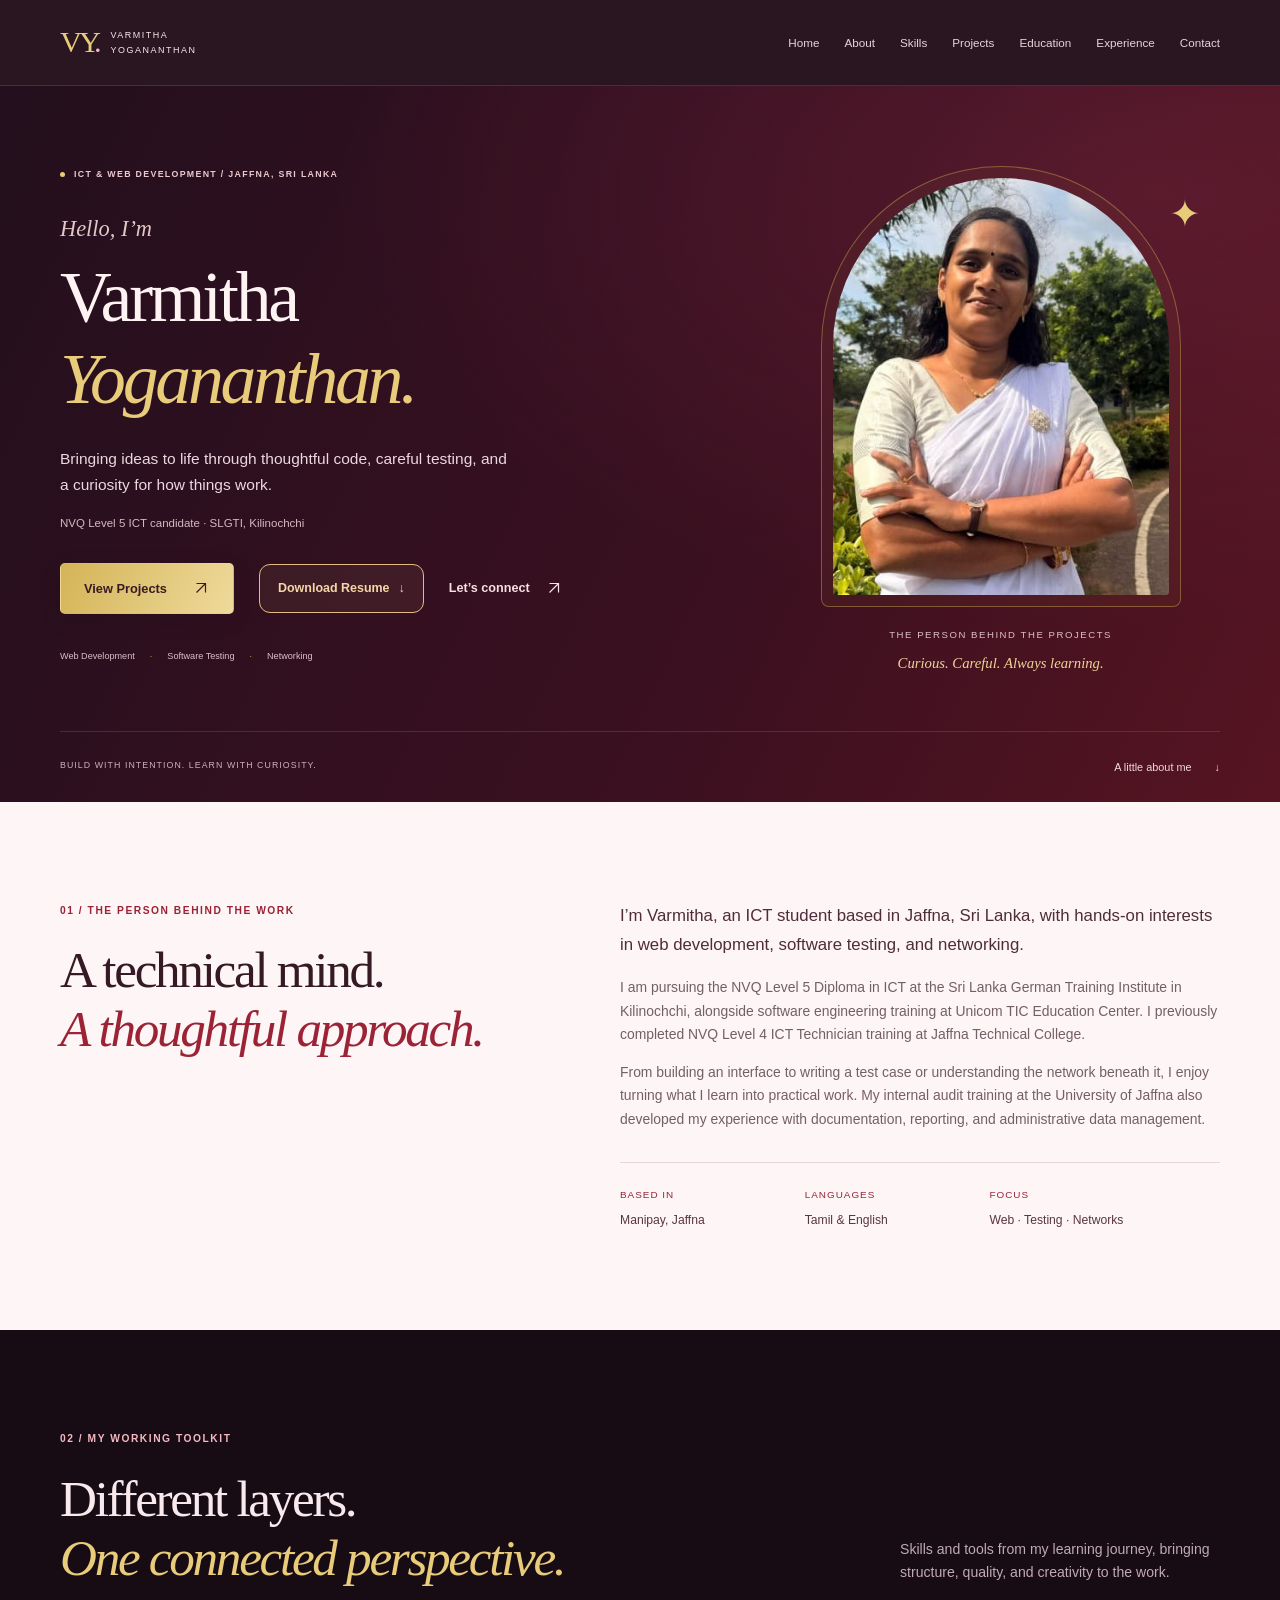
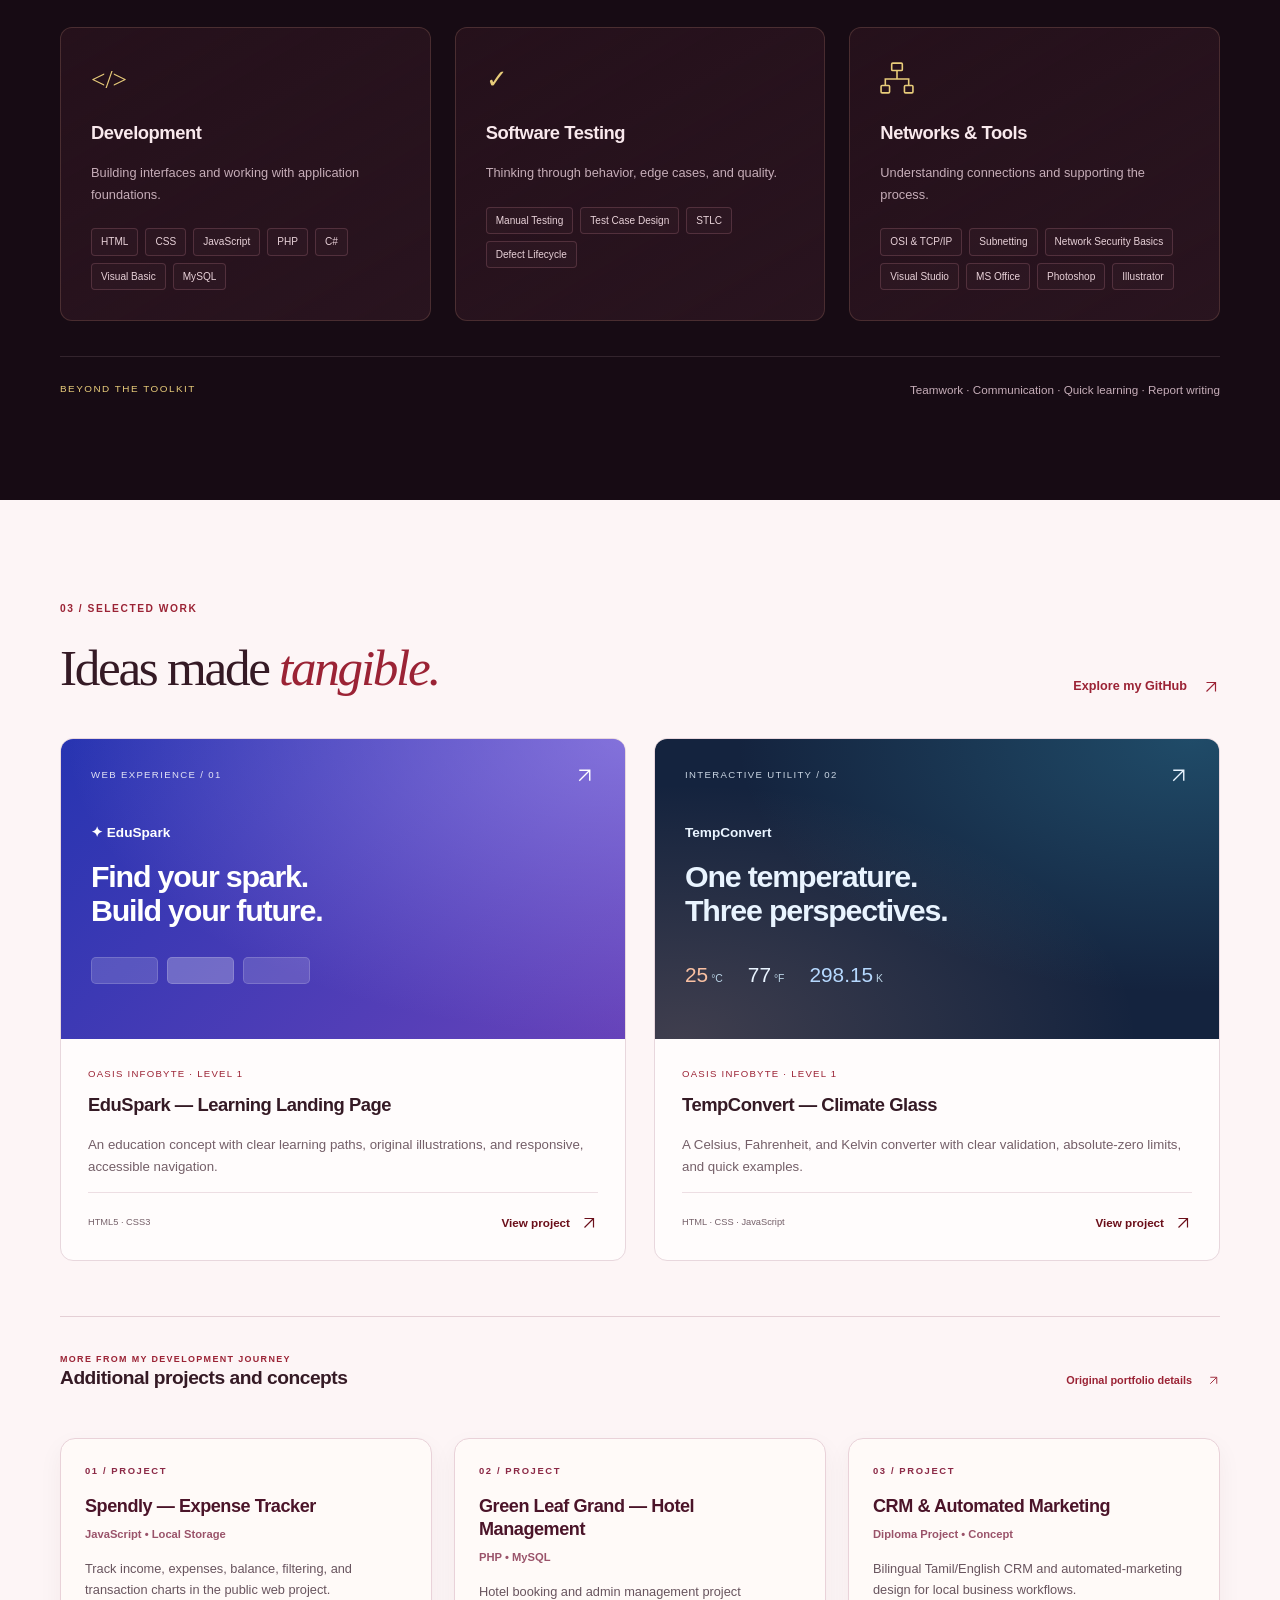
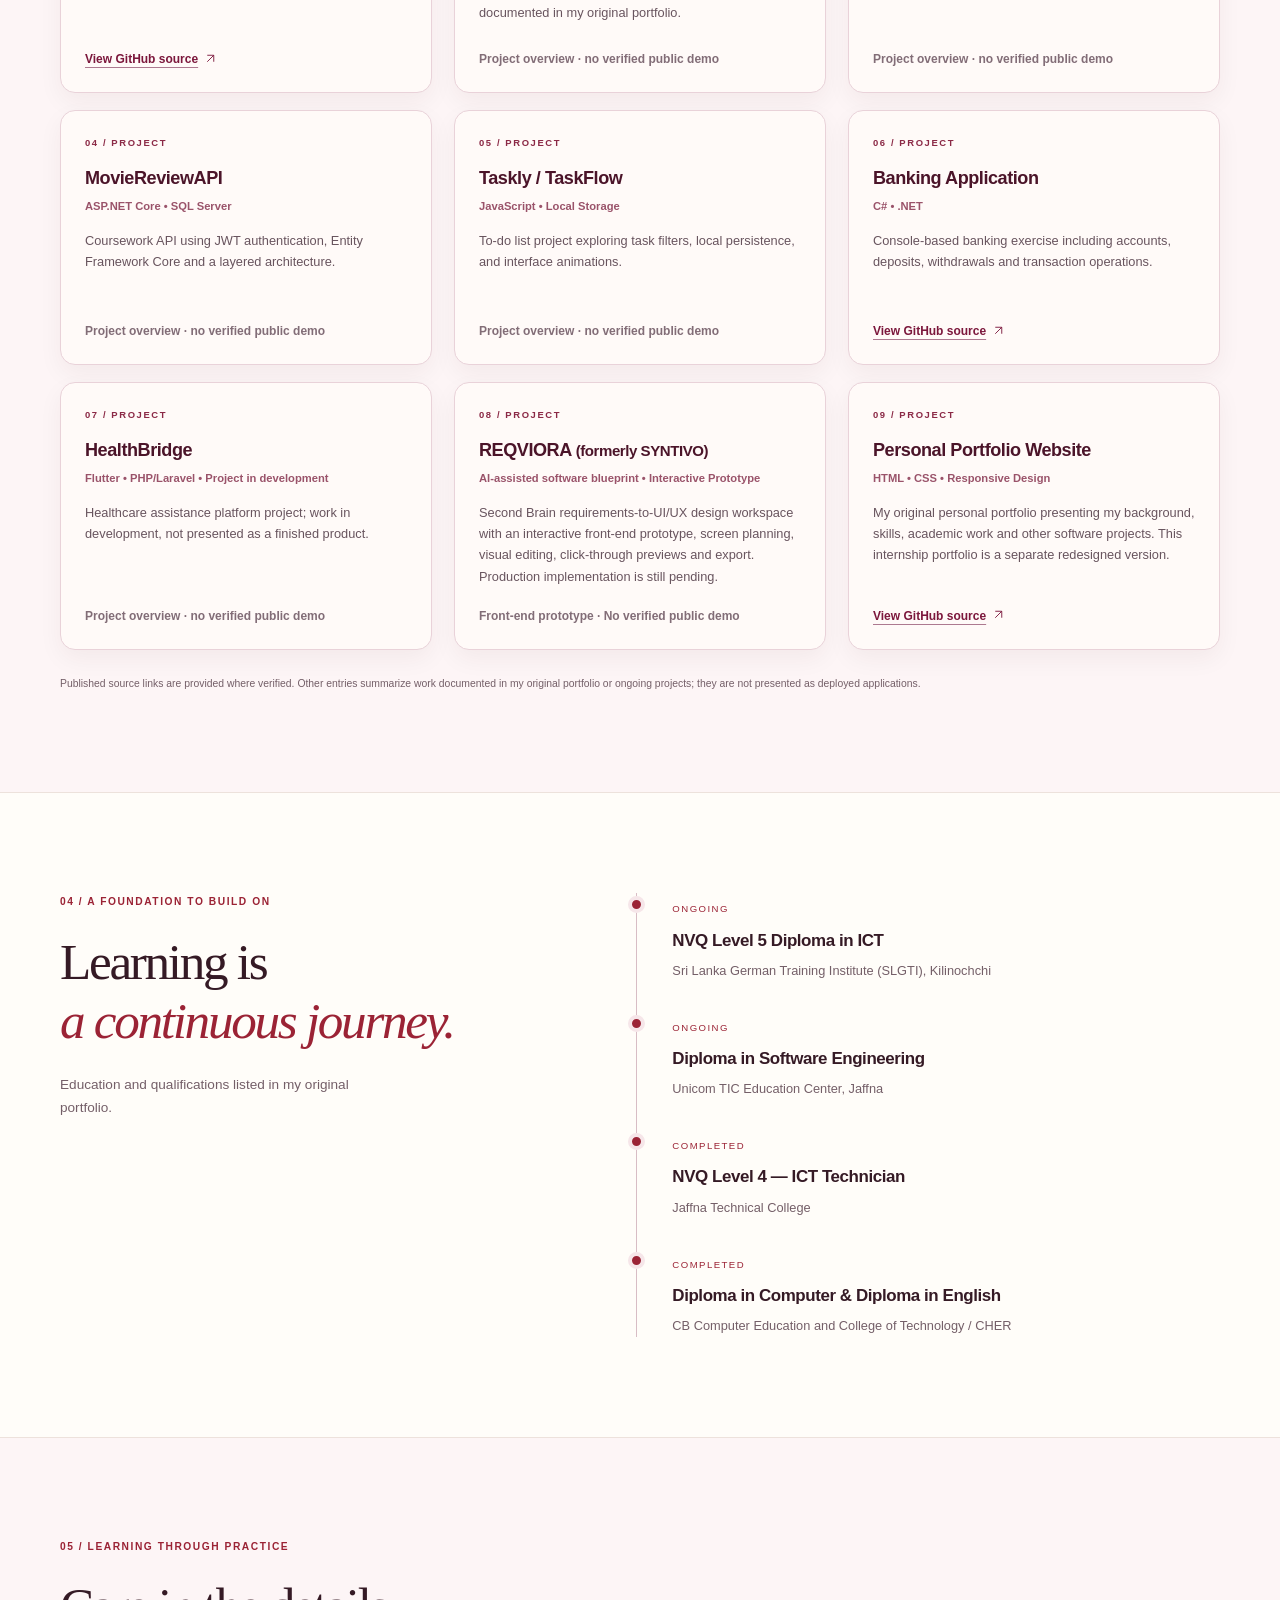
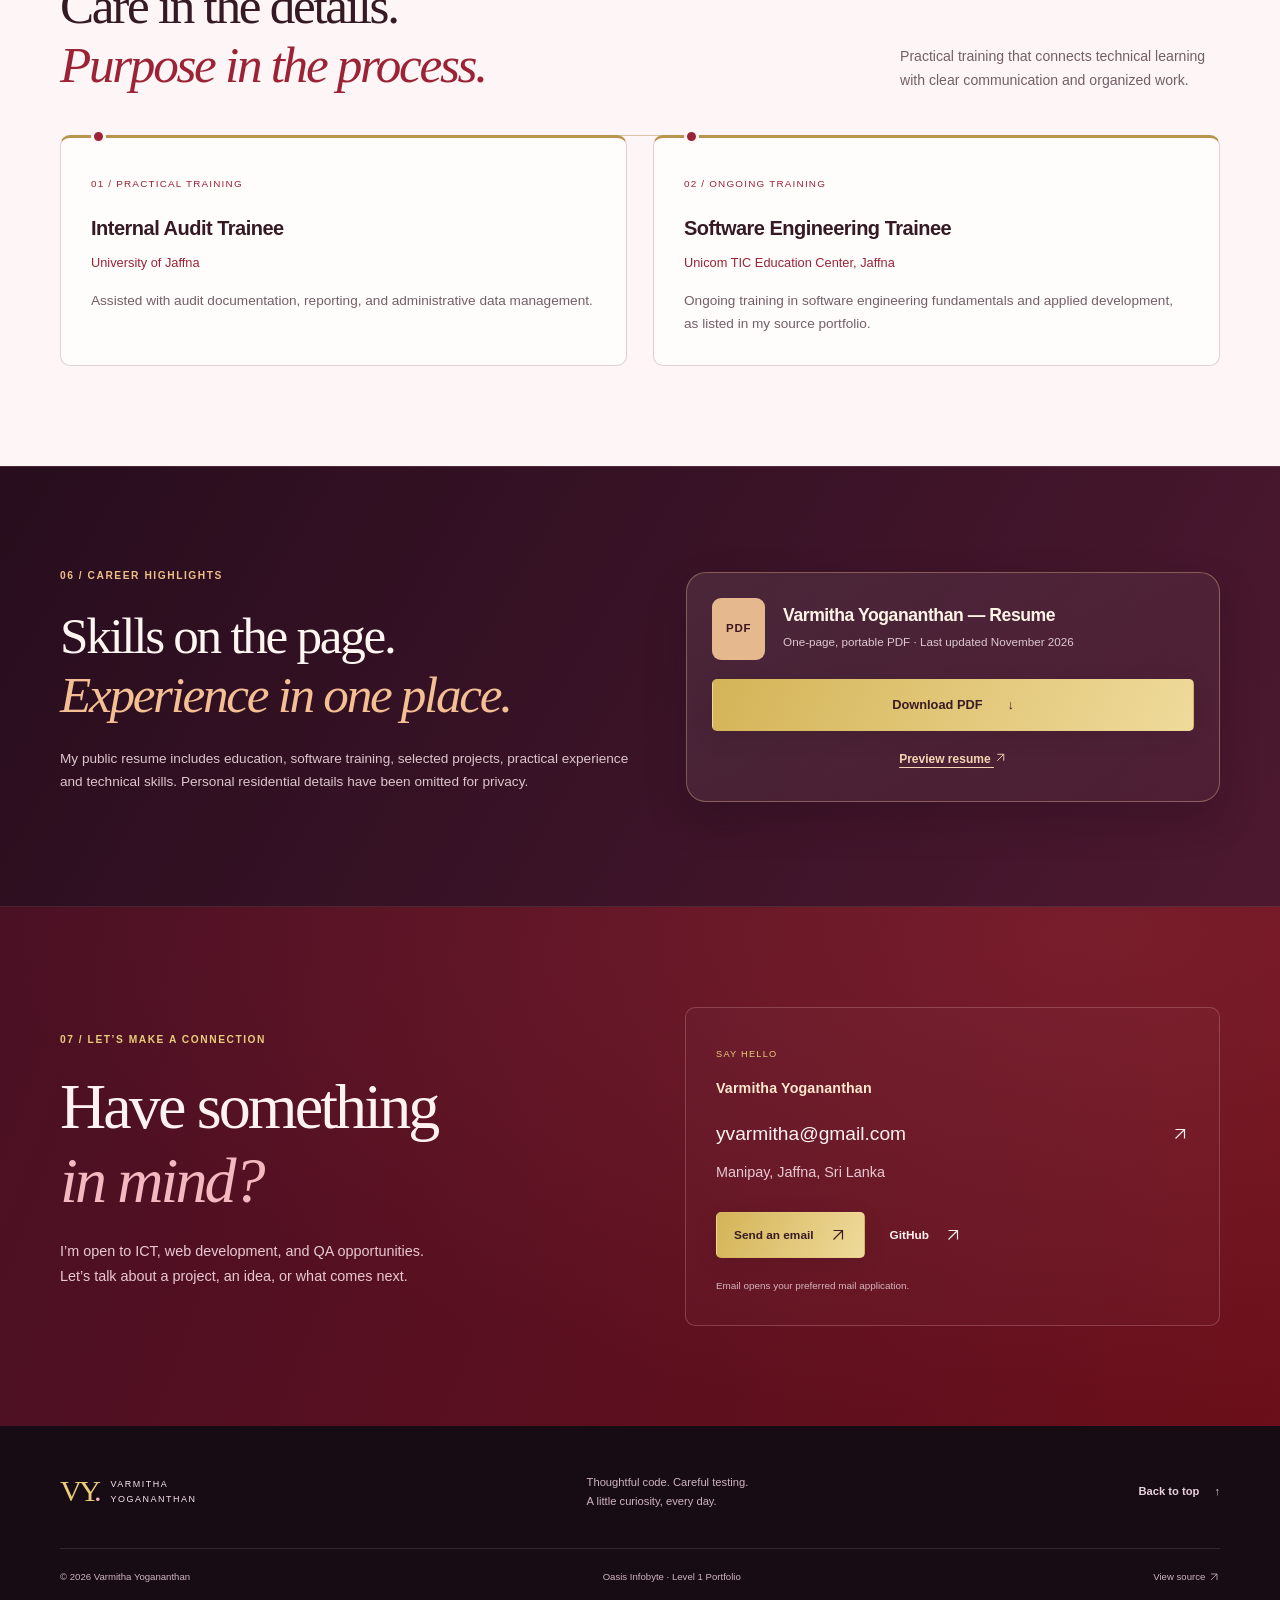
<file: WebDev-L1-Portfolio/index.html>
<!doctype html>
<html lang="en">
<head>
  <meta charset="UTF-8">
  <link rel="icon" href="data:image/svg+xml,%3Csvg%20xmlns%3D%22http%3A%2F%2Fwww.w3.org%2F2000%2Fsvg%22%20viewBox%3D%220%200%2032%2032%22%3E%3Crect%20width%3D%2232%22%20height%3D%2232%22%20rx%3D%227%22%20fill%3D%22%236b0f1a%22%2F%3E%3Ctext%20x%3D%2216%22%20y%3D%2222%22%20text-anchor%3D%22middle%22%20fill%3D%22%23e8cc7a%22%20font-family%3D%22Arial%2Csans-serif%22%20font-size%3D%2217%22%20font-weight%3D%22700%22%3EV%3C%2Ftext%3E%3C%2Fsvg%3E">
  <meta name="viewport" content="width=device-width, initial-scale=1">
  <meta name="description" content="Varmitha Yogananthan — ICT student and developer in Jaffna, Sri Lanka. Explore web projects, software testing, networking, education, and training.">
  <meta name="theme-color" content="#6B0F1A">
  <title>Varmitha Yogananthan — ICT & Web Development Portfolio</title>
  <link rel="stylesheet" href="styles.css">
</head>
<body>
  <a class="skip" href="#home">Skip to main content</a>
  <header><nav class="wrap navigation" aria-label="Main navigation"><a class="brand" href="#home" aria-label="Varmitha Yogananthan home"><span class="logo-monogram">VY<span>.</span></span><span class="logo-name">VARMITHA<br> YOGANANTHAN</span></a><div class="navlinks"><a href="#home">Home</a><a href="#about">About</a><a href="#skills">Skills</a><a href="#projects">Projects</a><a href="#education">Education</a><a href="#experience">Experience</a><a href="#contact">Contact</a></div></nav></header>
  <main>
    <section class="hero" id="home" aria-labelledby="hero-title"><div class="wrap hero-grid">
      <div class="hero-copy"><p class="eyebrow hero-location"><span></span> ICT & WEB DEVELOPMENT / JAFFNA, SRI LANKA</p><p class="hello">Hello, I’m</p><h1 id="hero-title">Varmitha<br> <em>Yogananthan.</em></h1><p class="hero-intro">Bringing ideas to life through thoughtful code, careful testing, and a curiosity for how things work.</p><p class="hero-study">NVQ Level 5 ICT candidate · SLGTI, Kilinochchi</p><div class="hero-actions"><a class="button button-gold" href="#projects">View Projects <svg class="arrow" viewBox="0 0 24 24" fill="none" stroke="currentColor" stroke-width="1.6" aria-hidden="true"><path d="M6 18 18 6M6 6h12v12"/></svg></a><a class="resume-hero-link" href="assets/Varmitha_Resume_Public.pdf" download="Varmitha_Yogananthan_Resume.pdf" type="application/pdf">Download Resume <span aria-hidden="true">↓</span></a><a class="text-link" href="#contact">Let’s connect <svg class="arrow" viewBox="0 0 24 24" fill="none" stroke="currentColor" stroke-width="1.6" aria-hidden="true"><path d="M6 18 18 6M6 6h12v12"/></svg></a></div><div class="hero-disciplines"><span>Web Development</span><span>Software Testing</span><span>Networking</span></div></div>
      <figure class="portrait-frame"><div class="portrait-border"><img src="assets/varmitha-portrait.jpg" alt="Portrait of Varmitha Yogananthan" width="393" height="488" fetchpriority="high"></div><figcaption><span class="portrait-caption">THE PERSON BEHIND THE PROJECTS</span><span class="portrait-script">Curious. Careful. Always learning.</span></figcaption><span class="portrait-spark" aria-hidden="true">✦</span></figure>
    </div><div class="wrap hero-bottom"><span>BUILD WITH INTENTION. LEARN WITH CURIOSITY.</span><a href="#about">A little about me <span aria-hidden="true">↓</span></a></div></section>

    <section class="section about cream" id="about" aria-labelledby="about-title"><div class="wrap about-grid"><div><p class="eyebrow">01 / THE PERSON BEHIND THE WORK</p><h2 id="about-title">A technical mind.<br> <em>A thoughtful approach.</em></h2></div><div class="about-copy"><p class="lead">I’m Varmitha, an ICT student based in Jaffna, Sri Lanka, with hands-on interests in web development, software testing, and networking.</p><p>I am pursuing the NVQ Level 5 Diploma in ICT at the Sri Lanka German Training Institute in Kilinochchi, alongside software engineering training at Unicom TIC Education Center. I previously completed NVQ Level 4 ICT Technician training at Jaffna Technical College.</p><p>From building an interface to writing a test case or understanding the network beneath it, I enjoy turning what I learn into practical work. My internal audit training at the University of Jaffna also developed my experience with documentation, reporting, and administrative data management.</p><dl class="about-details"><div><dt>BASED IN</dt><dd>Manipay, Jaffna</dd></div><div><dt>LANGUAGES</dt><dd>Tamil & English</dd></div><div><dt>FOCUS</dt><dd>Web · Testing · Networks</dd></div></dl></div></div></section>

    <section class="section skills-section" id="skills" aria-labelledby="skills-title"><div class="wrap"><div class="section-head"><div><p class="eyebrow">02 / MY WORKING TOOLKIT</p><h2 id="skills-title">Different layers.<br> <em>One connected perspective.</em></h2></div><p>Skills and tools from my learning journey, bringing structure, quality, and creativity to the work.</p></div><div class="skills-grid">
      <article class="skill-card"><span class="skill-icon" aria-hidden="true">&lt;/&gt;</span><h3>Development</h3><p>Building interfaces and working with application foundations.</p><ul class="tags"><li>HTML</li><li>CSS</li><li>JavaScript</li><li>PHP</li><li>C#</li><li>Visual Basic</li><li>MySQL</li></ul></article>
      <article class="skill-card"><span class="skill-icon" aria-hidden="true">✓</span><h3>Software Testing</h3><p>Thinking through behavior, edge cases, and quality.</p><ul class="tags"><li>Manual Testing</li><li>Test Case Design</li><li>STLC</li><li>Defect Lifecycle</li></ul></article>
      <article class="skill-card"><svg class="skill-icon network-icon" viewBox="0 0 32 32" fill="none" stroke="currentColor" stroke-width="1.5" aria-hidden="true"><rect x="11" y="2" width="10" height="7" rx="1"/><path d="M16 9v8M5 23v-6h22v6"/><rect x="1" y="23" width="8" height="7" rx="1"/><rect x="23" y="23" width="8" height="7" rx="1"/></svg><h3>Networks & Tools</h3><p>Understanding connections and supporting the process.</p><ul class="tags"><li>OSI & TCP/IP</li><li>Subnetting</li><li>Network Security Basics</li><li>Visual Studio</li><li>MS Office</li><li>Photoshop</li><li>Illustrator</li></ul></article>
    </div><div class="soft-skills"><span>BEYOND THE TOOLKIT</span><p>Teamwork · Communication · Quick learning · Report writing</p></div></div></section>

    <section class="section projects cream" id="projects" aria-labelledby="projects-title"><div class="wrap"><div class="section-head"><div><p class="eyebrow">03 / SELECTED WORK</p><h2 id="projects-title">Ideas made <em>tangible.</em></h2></div><a class="text-link" href="https://github.com/VarmithaYogananthan">Explore my GitHub <svg class="arrow" viewBox="0 0 24 24" fill="none" stroke="currentColor" stroke-width="1.6" aria-hidden="true"><path d="M6 18 18 6M6 6h12v12"/></svg></a></div><div class="projects-grid">
      <article class="project-card"><a class="project-visual eduspark-visual" href="../WebDev-L1-LandingPage/index.html" aria-label="Open EduSpark landing page"><div class="visual-top"><span>WEB EXPERIENCE / 01</span><svg class="arrow" viewBox="0 0 24 24" fill="none" stroke="currentColor" stroke-width="1.6" aria-hidden="true"><path d="M6 18 18 6M6 6h12v12"/></svg></div><span class="preview-logo">✦ EduSpark</span><strong>Find your spark.<br> Build your future.</strong><div class="preview-lines" aria-hidden="true"><span></span><span></span><span></span></div></a><div class="project-info"><span class="project-category">OASIS INFOBYTE · LEVEL 1</span><h3>EduSpark — Learning Landing Page</h3><p>An education concept with clear learning paths, original illustrations, and responsive, accessible navigation.</p><div class="project-bottom"><span>HTML5 · CSS3</span><a href="../WebDev-L1-LandingPage/index.html">View project <svg class="arrow" viewBox="0 0 24 24" fill="none" stroke="currentColor" stroke-width="1.6" aria-hidden="true"><path d="M6 18 18 6M6 6h12v12"/></svg></a></div></div></article>
      <article class="project-card"><a class="project-visual climate-visual" href="../WebDev-L1-TemperatureConverter/index.html" aria-label="Open TempConvert temperature converter"><div class="visual-top"><span>INTERACTIVE UTILITY / 02</span><svg class="arrow" viewBox="0 0 24 24" fill="none" stroke="currentColor" stroke-width="1.6" aria-hidden="true"><path d="M6 18 18 6M6 6h12v12"/></svg></div><span class="preview-logo">TempConvert</span><strong>One temperature.<br> Three perspectives.</strong><div class="degree-preview" aria-hidden="true"><span>25<small>°C</small></span><span>77<small>°F</small></span><span>298.15<small>K</small></span></div></a><div class="project-info"><span class="project-category">OASIS INFOBYTE · LEVEL 1</span><h3>TempConvert — Climate Glass</h3><p>A Celsius, Fahrenheit, and Kelvin converter with clear validation, absolute-zero limits, and quick examples.</p><div class="project-bottom"><span>HTML · CSS · JavaScript</span><a href="../WebDev-L1-TemperatureConverter/index.html">View project <svg class="arrow" viewBox="0 0 24 24" fill="none" stroke="currentColor" stroke-width="1.6" aria-hidden="true"><path d="M6 18 18 6M6 6h12v12"/></svg></a></div></div></article>
    </div><div class="source-work"><div class="source-work-head"><div><p class="eyebrow">MORE FROM MY DEVELOPMENT JOURNEY</p><h3>Additional projects and concepts</h3></div><a class="text-link" href="https://github.com/VarmithaYogananthan/portfolio/blob/main/index.html">Original portfolio details <svg width="13" height="13" viewBox="0 0 24 24" fill="none" stroke="currentColor" stroke-width="1.7" aria-hidden="true" style="display:inline-block;vertical-align:-.1em"><path d="M6 18 18 6M6 6h12v12"/></svg></a></div><div class="source-work-grid expanded-work-grid"><article class="other-project"><span class="other-project-count">01 / PROJECT</span><h3>Spendly — Expense Tracker</h3><p class="other-project-tech">JavaScript • Local Storage</p><p>Track income, expenses, balance, filtering, and transaction charts in the public web project.</p><a href="https://github.com/VarmithaYogananthan/expensive_tracker" target="_blank" rel="noopener noreferrer" aria-label="View Spendly — Expense Tracker GitHub source">View GitHub source <span aria-hidden="true"><svg width="13" height="13" viewBox="0 0 24 24" fill="none" stroke="currentColor" stroke-width="1.7" aria-hidden="true" style="display:inline-block;vertical-align:-.1em"><path d="M6 18 18 6M6 6h12v12"/></svg></span></a></article>
<article class="other-project"><span class="other-project-count">02 / PROJECT</span><h3>Green Leaf Grand — Hotel Management</h3><p class="other-project-tech">PHP • MySQL</p><p>Hotel booking and admin management project documented in my original portfolio.</p><span class="project-no-link">Project overview · no verified public demo</span></article>
<article class="other-project"><span class="other-project-count">03 / PROJECT</span><h3>CRM &amp; Automated Marketing</h3><p class="other-project-tech">Diploma Project • Concept</p><p>Bilingual Tamil/English CRM and automated-marketing design for local business workflows.</p><span class="project-no-link">Project overview · no verified public demo</span></article>
<article class="other-project"><span class="other-project-count">04 / PROJECT</span><h3>MovieReviewAPI</h3><p class="other-project-tech">ASP.NET Core • SQL Server</p><p>Coursework API using JWT authentication, Entity Framework Core and a layered architecture.</p><span class="project-no-link">Project overview · no verified public demo</span></article>
<article class="other-project"><span class="other-project-count">05 / PROJECT</span><h3>Taskly / TaskFlow</h3><p class="other-project-tech">JavaScript • Local Storage</p><p>To-do list project exploring task filters, local persistence, and interface animations.</p><span class="project-no-link">Project overview · no verified public demo</span></article>
<article class="other-project"><span class="other-project-count">06 / PROJECT</span><h3>Banking Application</h3><p class="other-project-tech">C# • .NET</p><p>Console-based banking exercise including accounts, deposits, withdrawals and transaction operations.</p><a href="https://github.com/VarmithaYogananthan/Bank" target="_blank" rel="noopener noreferrer" aria-label="View Banking Application GitHub source">View GitHub source <span aria-hidden="true"><svg width="13" height="13" viewBox="0 0 24 24" fill="none" stroke="currentColor" stroke-width="1.7" aria-hidden="true" style="display:inline-block;vertical-align:-.1em"><path d="M6 18 18 6M6 6h12v12"/></svg></span></a></article>
<article class="other-project"><span class="other-project-count">07 / PROJECT</span><h3>HealthBridge</h3><p class="other-project-tech">Flutter • PHP/Laravel • Project in development</p><p>Healthcare assistance platform project; work in development, not presented as a finished product.</p><span class="project-no-link">Project overview · no verified public demo</span></article>
<article class="other-project"><span class="other-project-count">08 / PROJECT</span><h3>REQVIORA <small>(formerly SYNTIVO)</small></h3><p class="other-project-tech">AI-assisted software blueprint • Interactive Prototype</p><p>Second Brain requirements-to-UI/UX design workspace with an interactive front-end prototype, screen planning, visual editing, click-through previews and export. Production implementation is still pending.</p><span class="project-no-link">Front-end prototype · No verified public demo</span></article>
<article class="other-project"><span class="other-project-count">09 / PROJECT</span><h3>Personal Portfolio Website</h3><p class="other-project-tech">HTML • CSS • Responsive Design</p><p>My original personal portfolio presenting my background, skills, academic work and other software projects. This internship portfolio is a separate redesigned version.</p><a href="https://github.com/VarmithaYogananthan/portfolio" target="_blank" rel="noopener noreferrer" aria-label="View Personal Portfolio Website GitHub source">View GitHub source <span aria-hidden="true"><svg width="13" height="13" viewBox="0 0 24 24" fill="none" stroke="currentColor" stroke-width="1.7" aria-hidden="true" style="display:inline-block;vertical-align:-.1em"><path d="M6 18 18 6M6 6h12v12"/></svg></span></a></article></div><p class="source-note">Published source links are provided where verified. Other entries summarize work documented in my original portfolio or ongoing projects; they are not presented as deployed applications.</p></div></div></section>

    <section class="section education" id="education" aria-labelledby="education-title"><div class="wrap education-grid"><div><p class="eyebrow">04 / A FOUNDATION TO BUILD ON</p><h2 id="education-title">Learning is<br> <em>a continuous journey.</em></h2><p class="section-intro">Education and qualifications listed in my original portfolio.</p></div><ol class="timeline">
      <li><span class="status">ONGOING</span><h3>NVQ Level 5 Diploma in ICT</h3><p>Sri Lanka German Training Institute (SLGTI), Kilinochchi</p></li><li><span class="status">ONGOING</span><h3>Diploma in Software Engineering</h3><p>Unicom TIC Education Center, Jaffna</p></li><li><span class="status completed">COMPLETED</span><h3>NVQ Level 4 — ICT Technician</h3><p>Jaffna Technical College</p></li><li><span class="status completed">COMPLETED</span><h3>Diploma in Computer & Diploma in English</h3><p>CB Computer Education and College of Technology / CHER</p></li>
    </ol></div></section>

    <section class="section experience cream" id="experience" aria-labelledby="experience-title"><div class="wrap"><div class="section-head"><div><p class="eyebrow">05 / LEARNING THROUGH PRACTICE</p><h2 id="experience-title">Care in the details.<br> <em>Purpose in the process.</em></h2></div><p>Practical training that connects technical learning with clear communication and organized work.</p></div><ol class="experience-grid"><li class="experience-card"><span class="experience-number">01 / PRACTICAL TRAINING</span><h3>Internal Audit Trainee</h3><p class="organization">University of Jaffna</p><p>Assisted with audit documentation, reporting, and administrative data management.</p></li><li class="experience-card"><span class="experience-number">02 / ONGOING TRAINING</span><h3>Software Engineering Trainee</h3><p class="organization">Unicom TIC Education Center, Jaffna</p><p>Ongoing training in software engineering fundamentals and applied development, as listed in my source portfolio.</p></li></ol></div></section>

    <section class="section resume-feature" id="resume" aria-labelledby="resume-title"><div class="wrap resume-feature-grid"><div><p class="eyebrow">06 / CAREER HIGHLIGHTS</p><h2 id="resume-title">Skills on the page.<br><em>Experience in one place.</em></h2><p>My public resume includes education, software training, selected projects, practical experience and technical skills. Personal residential details have been omitted for privacy.</p></div><div class="resume-feature-action"><span class="resume-file-mark" aria-hidden="true">PDF</span><div><h3>Varmitha Yogananthan — Resume</h3><p>One-page, portable PDF · Last updated November 2026</p></div><a class="button button-gold" href="assets/Varmitha_Resume_Public.pdf" type="application/pdf" download="Varmitha_Yogananthan_Resume.pdf">Download PDF <span aria-hidden="true">↓</span></a><a class="resume-preview-link" href="assets/Varmitha_Resume_Public.pdf" target="_blank" rel="noopener noreferrer" type="application/pdf">Preview resume <svg width="13" height="13" viewBox="0 0 24 24" fill="none" stroke="currentColor" stroke-width="1.7" aria-hidden="true" style="display:inline-block;vertical-align:-.1em"><path d="M6 18 18 6M6 6h12v12"/></svg></a></div></div></section>

    <section class="section contact" id="contact" aria-labelledby="contact-title"><div class="wrap contact-grid"><div><p class="eyebrow">07 / LET’S MAKE A CONNECTION</p><h2 id="contact-title">Have something<br> <em>in mind?</em></h2><p>I’m open to ICT, web development, and QA opportunities. Let’s talk about a project, an idea, or what comes next.</p></div><div class="contact-card"><span class="contact-label">SAY HELLO</span><strong class="contact-person">Varmitha Yogananthan</strong><a class="email-link" href="mailto:yvarmitha@gmail.com">yvarmitha@gmail.com <svg class="arrow" viewBox="0 0 24 24" fill="none" stroke="currentColor" stroke-width="1.6" aria-hidden="true"><path d="M6 18 18 6M6 6h12v12"/></svg></a><p>Manipay, Jaffna, Sri Lanka</p><div class="contact-actions"><a class="button button-gold" href="mailto:yvarmitha@gmail.com">Send an email <svg class="arrow" viewBox="0 0 24 24" fill="none" stroke="currentColor" stroke-width="1.6" aria-hidden="true"><path d="M6 18 18 6M6 6h12v12"/></svg></a><a class="text-link" href="https://github.com/VarmithaYogananthan">GitHub <svg class="arrow" viewBox="0 0 24 24" fill="none" stroke="currentColor" stroke-width="1.6" aria-hidden="true"><path d="M6 18 18 6M6 6h12v12"/></svg></a></div><span class="email-note">Email opens your preferred mail application.</span></div></div></section>
  </main>
  <footer><div class="wrap footer-top"><a class="brand" href="#home" aria-label="Varmitha Yogananthan home"><span class="logo-monogram">VY<span>.</span></span><span class="logo-name">VARMITHA<br> YOGANANTHAN</span></a><p>Thoughtful code. Careful testing.<br> A little curiosity, every day.</p><a class="text-link" href="#home">Back to top <span aria-hidden="true">↑</span></a></div><div class="wrap footer-bottom"><span>© 2026 Varmitha Yogananthan</span><span>Oasis Infobyte · Level 1 Portfolio</span><a href="https://github.com/VarmithaYogananthan/OIBSIP/tree/main/WebDev-L1-Portfolio">View source <svg class="arrow" viewBox="0 0 24 24" fill="none" stroke="currentColor" stroke-width="1.6" aria-hidden="true"><path d="M6 18 18 6M6 6h12v12"/></svg></a></div></footer>
</body>
</html>
</file>
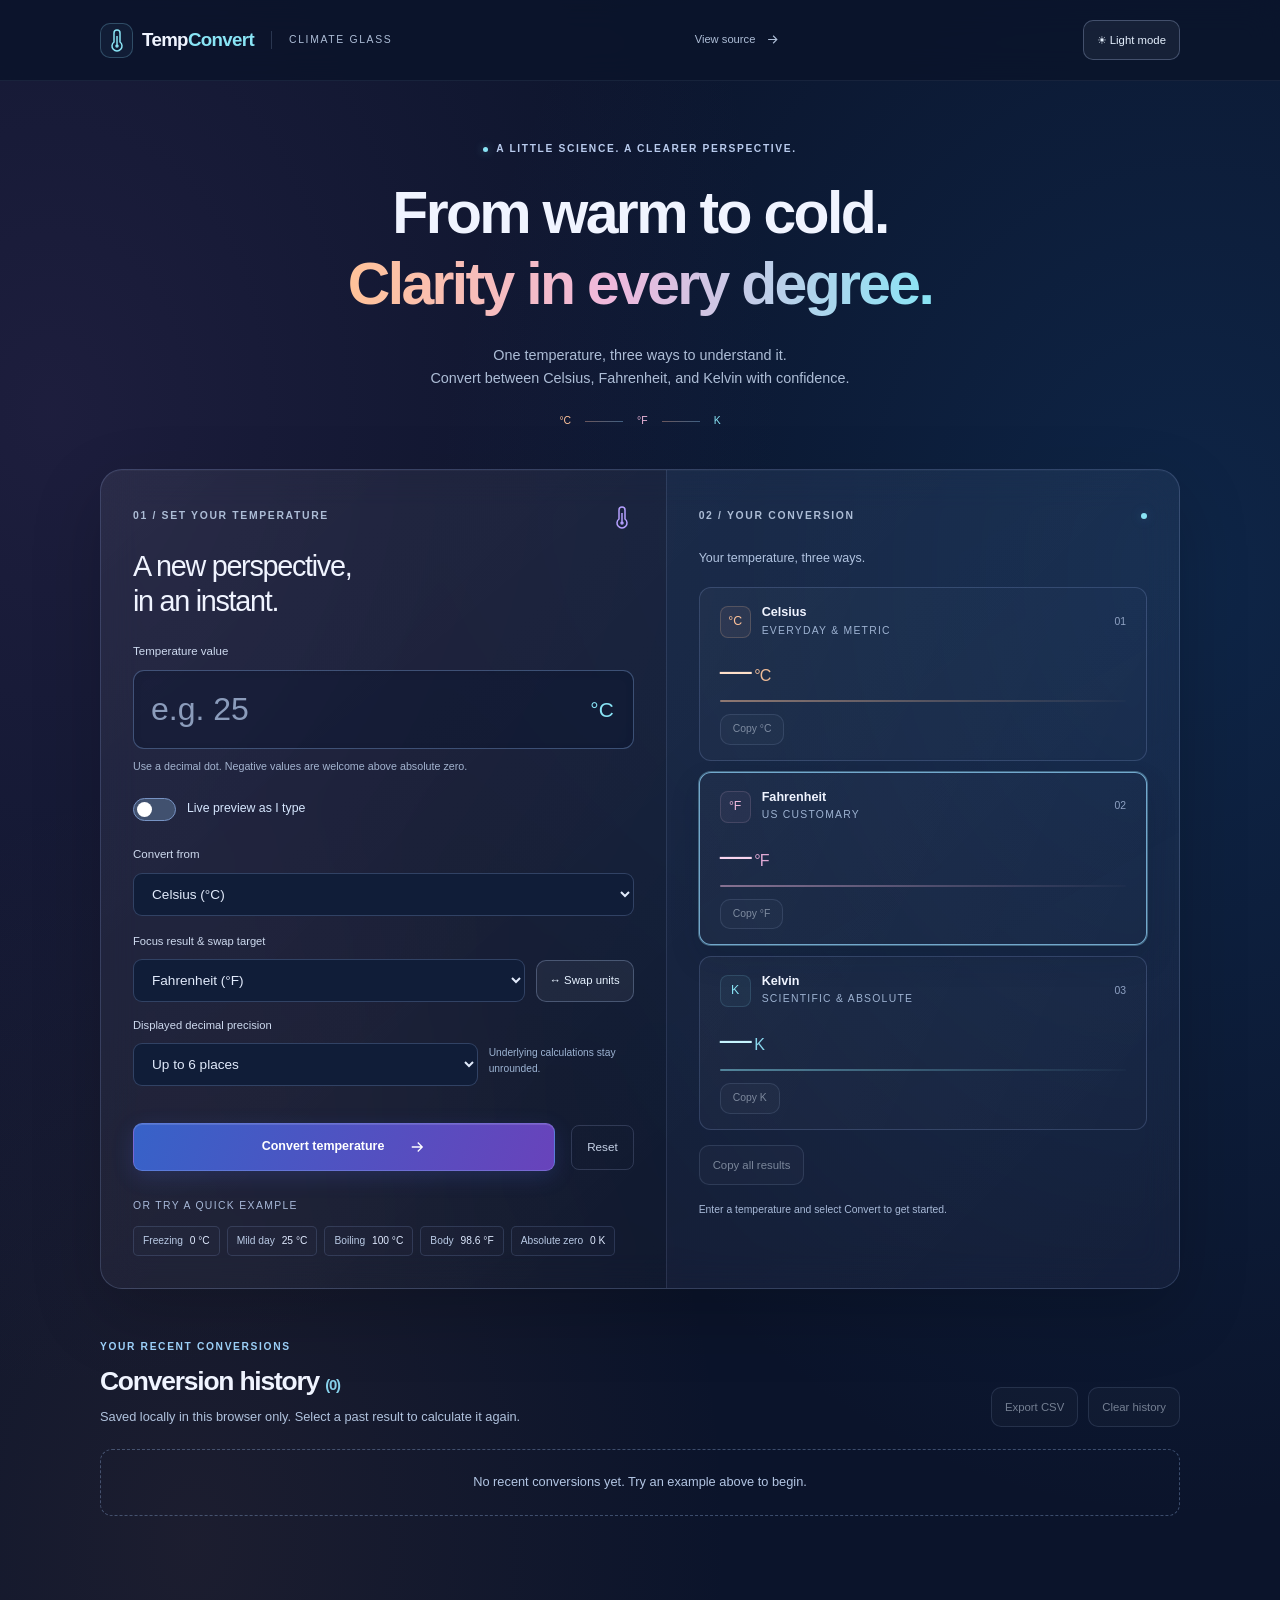
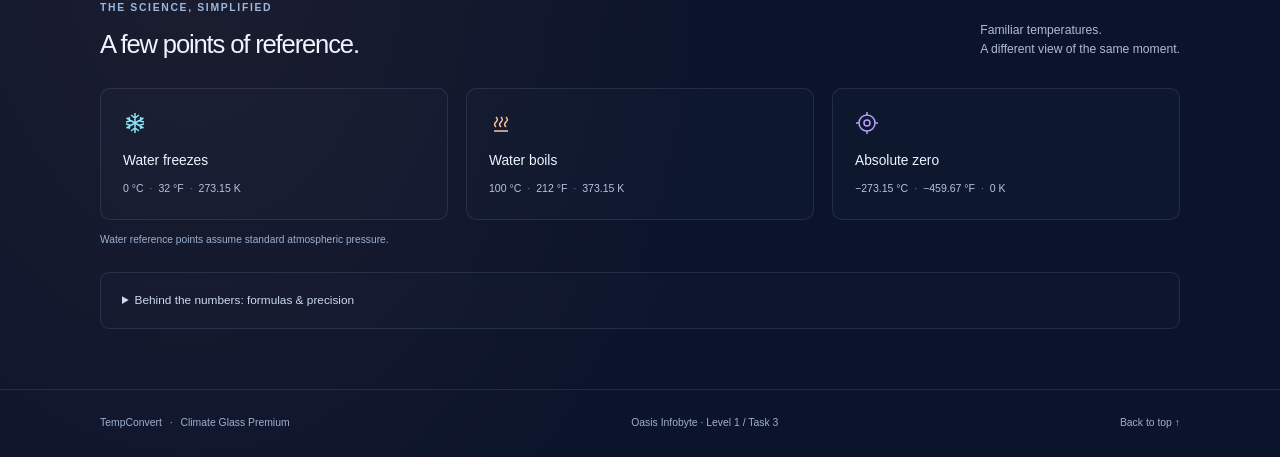
<file: WebDev-L1-TemperatureConverter/index.html>
<!doctype html>
<html lang="en">
<head>
  <meta charset="UTF-8">
  <link rel="icon" href="data:image/svg+xml,%3Csvg%20xmlns%3D%22http%3A%2F%2Fwww.w3.org%2F2000%2Fsvg%22%20viewBox%3D%220%200%2032%2032%22%3E%3Crect%20width%3D%2232%22%20height%3D%2232%22%20rx%3D%227%22%20fill%3D%22%230b142b%22%2F%3E%3Ctext%20x%3D%2216%22%20y%3D%2222%22%20text-anchor%3D%22middle%22%20fill%3D%22%2389e4f5%22%20font-family%3D%22Arial%2Csans-serif%22%20font-size%3D%2217%22%20font-weight%3D%22700%22%3ETC%3C%2Ftext%3E%3C%2Fsvg%3E">
  <meta name="viewport" content="width=device-width, initial-scale=1">
  <meta name="description" content="TempConvert — a Climate Glass temperature converter for Celsius, Fahrenheit, and Kelvin. Accurate calculations, clear validation, and quick examples.">
  <meta name="theme-color" content="#0b142b">
  <title>TempConvert — Climate Glass Temperature Converter</title>
  <link rel="stylesheet" href="styles.css">
  <script src="converter.js" defer></script>
  <script src="script.js" defer></script>
</head>
<body>
  <a class="skip" href="#converter">Skip to converter</a>
  <header><nav class="wrap navigation" aria-label="Main navigation"><a class="brand" href="#home"><span class="brand-icon"><svg viewBox="0 0 24 24" fill="none" stroke="currentColor" stroke-width="1.5" aria-hidden="true"><path d="M9 14V5a3 3 0 0 1 6 0v9a5 5 0 1 1-6 0Z"/><path d="M12 8v10m0-1a1 1 0 1 0 0 2 1 1 0 0 0 0-2Z"/></svg></span>Temp<span>Convert</span><span class="brand-divider"></span><span class="brand-edition">CLIMATE GLASS</span></a><a class="source-link" href="https://github.com/VarmithaYogananthan/OIBSIP/tree/main/WebDev-L1-TemperatureConverter">View source <svg class="arrow" viewBox="0 0 24 24" fill="none" stroke="currentColor" stroke-width="1.7" aria-hidden="true"><path d="M5 12h14m-6-6 6 6-6 6"/></svg></a><button type="button" id="theme-toggle" class="theme-toggle" aria-pressed="false" aria-label="Switch to light mode">☀ Light mode</button></nav></header>
  <main class="wrap" id="home">
    <section class="intro" aria-labelledby="page-title"><p class="eyebrow"><span></span> A LITTLE SCIENCE. A CLEARER PERSPECTIVE.</p><h1 id="page-title">From warm to cold.<br> <span>Clarity in every degree.</span></h1><p>One temperature, three ways to understand it.<br> Convert between Celsius, Fahrenheit, and Kelvin with confidence.</p><div class="scale-strip" aria-hidden="true"><span>°C</span><i></i><span>°F</span><i></i><span>K</span></div></section>
    <section class="converter" id="converter" aria-labelledby="converter-title">
      <div class="input-panel"><div class="panel-heading"><span class="eyebrow">01 / SET YOUR TEMPERATURE</span><span class="panel-icon" aria-hidden="true"><svg viewBox="0 0 24 24" fill="none" stroke="currentColor" stroke-width="1.5" aria-hidden="true"><path d="M9 14V5a3 3 0 0 1 6 0v9a5 5 0 1 1-6 0Z"/><path d="M12 8v10m0-1a1 1 0 1 0 0 2 1 1 0 0 0 0-2Z"/></svg></span></div><h2 id="converter-title">A new perspective,<br> in an instant.</h2><form id="temperature-form" novalidate>
        <label for="temperature">Temperature value</label><div class="number-field"><input id="temperature" name="temperature" type="text" inputmode="decimal" placeholder="e.g. 25" autocomplete="off" aria-describedby="input-hint error"><span id="input-symbol" aria-hidden="true">°C</span></div><p id="input-hint" class="hint">Use a decimal dot. Negative values are welcome above absolute zero.</p><label class="live-mode-control" for="live-mode"><input type="checkbox" id="live-mode"><span class="toggle-slider" aria-hidden="true"></span><span>Live preview as I type</span></label>
        <label for="unit">Convert from</label><select id="unit" name="unit"><option value="C">Celsius (°C)</option><option value="F">Fahrenheit (°F)</option><option value="K">Kelvin (K)</option></select>
        <div class="advanced-controls"><div class="target-select"><label for="target-unit">Focus result &amp; swap target</label><select id="target-unit" name="target-unit"><option value="F">Fahrenheit (°F)</option><option value="C">Celsius (°C)</option><option value="K">Kelvin (K)</option></select></div><button type="button" id="swap-units" class="tool-button" title="Convert current input to the focused scale, then swap source and target">↔ Swap units</button></div>
        <div class="advanced-controls precision-control"><div><label for="precision">Displayed decimal precision</label><select id="precision" name="precision"><option value="6">Up to 6 places</option><option value="4">Up to 4 places</option><option value="2">Up to 2 places</option></select></div><p>Underlying calculations stay unrounded.</p></div>
        <p id="error" role="alert"></p><div class="actions"><button class="button convert-button" type="submit">Convert temperature <svg class="arrow" viewBox="0 0 24 24" fill="none" stroke="currentColor" stroke-width="1.7" aria-hidden="true"><path d="M5 12h14m-6-6 6 6-6 6"/></svg></button><button class="reset-button" type="reset">Reset</button></div>
        <fieldset class="sample-fieldset"><legend>OR TRY A QUICK EXAMPLE</legend><div class="sample-row"><button type="button" data-value="0" data-unit="C">Freezing <span>0 °C</span></button><button type="button" data-value="25" data-unit="C">Mild day <span>25 °C</span></button><button type="button" data-value="100" data-unit="C">Boiling <span>100 °C</span></button><button type="button" data-value="98.6" data-unit="F">Body <span>98.6 °F</span></button><button type="button" data-value="0" data-unit="K">Absolute zero <span>0 K</span></button></div></fieldset>
      </form><noscript><p class="noscript-note">Enable JavaScript to calculate temperatures. Reference values and formulas remain available below.</p></noscript></div>
      <div class="result-panel"><div class="panel-heading"><span class="eyebrow">02 / YOUR CONVERSION</span><span class="result-dot" aria-hidden="true"></span></div><div id="results" role="status" aria-live="polite" aria-atomic="true"><p id="result-caption">Your temperature, three ways.</p><div class="result-cards">
        <div class="result-card celsius-card"><div class="result-heading"><span class="scale-icon" aria-hidden="true">°C</span><div><h3>Celsius</h3><span>EVERYDAY & METRIC</span></div><span class="scale-index" aria-hidden="true">01</span></div><p class="result-value"><output id="result-C" aria-label="Celsius result">—</output><span> °C</span></p><div class="result-line" aria-hidden="true"></div><button class="copy-scale" type="button" data-scale="C" disabled>Copy °C</button></div>
        <div class="result-card fahrenheit-card"><div class="result-heading"><span class="scale-icon" aria-hidden="true">°F</span><div><h3>Fahrenheit</h3><span>US CUSTOMARY</span></div><span class="scale-index" aria-hidden="true">02</span></div><p class="result-value"><output id="result-F" aria-label="Fahrenheit result">—</output><span> °F</span></p><div class="result-line" aria-hidden="true"></div><button class="copy-scale" type="button" data-scale="F" disabled>Copy °F</button></div>
        <div class="result-card kelvin-card"><div class="result-heading"><span class="scale-icon" aria-hidden="true">K</span><div><h3>Kelvin</h3><span>SCIENTIFIC & ABSOLUTE</span></div><span class="scale-index" aria-hidden="true">03</span></div><p class="result-value"><output id="result-K" aria-label="Kelvin result">—</output><span> K</span></p><div class="result-line" aria-hidden="true"></div><button class="copy-scale" type="button" data-scale="K" disabled>Copy K</button></div>
      </div><div class="result-actions"><button id="copy-all" type="button" class="tool-button" disabled>Copy all results</button><span id="copy-status" role="status" aria-live="polite"></span></div><div class="climate-indicator" id="climate-indicator" hidden><div class="climate-indicator-head"><span>Temperature perspective</span><strong id="climate-label">Temperate</strong></div><div class="climate-bar"><div class="climate-fill" id="climate-fill"></div></div><p>Illustrative scale from −50°C to 100°C, not a weather forecast.</p></div><p id="result-note">Enter a temperature and select Convert to get started.</p></div></div>
    </section>
    <section class="history-section" id="history" aria-labelledby="history-title"><div class="history-heading"><div><p class="eyebrow">YOUR RECENT CONVERSIONS</p><h2 id="history-title">Conversion history <span id="history-count">(0)</span></h2><p>Saved locally in this browser only. Select a past result to calculate it again.</p></div><div class="history-actions"><button id="export-history" type="button" class="tool-button" disabled>Export CSV</button><button id="clear-history" type="button" class="tool-button" disabled>Clear history</button></div></div><ol id="history-list" class="history-list" aria-label="Recent conversions"></ol><p id="history-empty" class="history-empty">No recent conversions yet. Try an example above to begin.</p></section>
    <section class="reference" aria-labelledby="reference-title"><div class="reference-heading"><div><p class="eyebrow">THE SCIENCE, SIMPLIFIED</p><h2 id="reference-title">A few points of reference.</h2></div><p>Familiar temperatures.<br> A different view of the same moment.</p></div><div class="reference-grid"><article><svg class="reference-icon" viewBox="0 0 24 24" fill="none" stroke="currentColor" stroke-width="1.5" aria-hidden="true"><path d="M12 2v20M3.5 7l17 10m-17 0 17-10M8 4l4 3 4-3M8 20l4-3 4 3M3 11l4-1-1-4m15 7-4 1 1 4M3 13l4 1-1 4m15-7-4-1 1-4"/></svg><h3>Water freezes</h3><p>0 °C <span>·</span> 32 °F <span>·</span> 273.15 K</p></article><article><svg class="reference-icon warm-icon" viewBox="0 0 24 24" fill="none" stroke="currentColor" stroke-width="1.5" aria-hidden="true"><path d="M5 20h14M7 16c-5-5 5-5 0-10m5 10c-5-5 5-5 0-10m5 10c-5-5 5-5 0-10"/></svg><h3>Water boils</h3><p>100 °C <span>·</span> 212 °F <span>·</span> 373.15 K</p></article><article><svg class="reference-icon violet-icon" viewBox="0 0 24 24" fill="none" stroke="currentColor" stroke-width="1.5" aria-hidden="true"><circle cx="12" cy="12" r="8"/><circle cx="12" cy="12" r="3"/><path d="M12 1v3m0 16v3M1 12h3m16 0h3"/></svg><h3>Absolute zero</h3><p>−273.15 °C <span>·</span> −459.67 °F <span>·</span> 0 K</p></article></div><p class="reference-note">Water reference points assume standard atmospheric pressure.</p><details><summary>Behind the numbers: formulas & precision</summary><div class="formula-grid"><p><strong>First, convert to Kelvin.</strong><br> K = °C + 273.15<br> K = (°F + 459.67) × 5/9</p><p><strong>Then, choose your scale.</strong><br> °C = K − 273.15<br> °F = K × 9/5 − 459.67</p></div><p>Values below absolute zero are rejected. No intermediate rounding is applied. Results show up to six decimal places; very small or large values use scientific notation. JavaScript floating-point arithmetic can introduce tiny rounding differences.</p></details></section>
  </main>
  <footer><div class="wrap footer-inner"><span>TempConvert <span class="footer-dot">·</span> Climate Glass Premium</span><span>Oasis Infobyte · Level 1 / Task 3</span><a href="#home">Back to top ↑</a></div></footer>
</body>
</html>
</file>
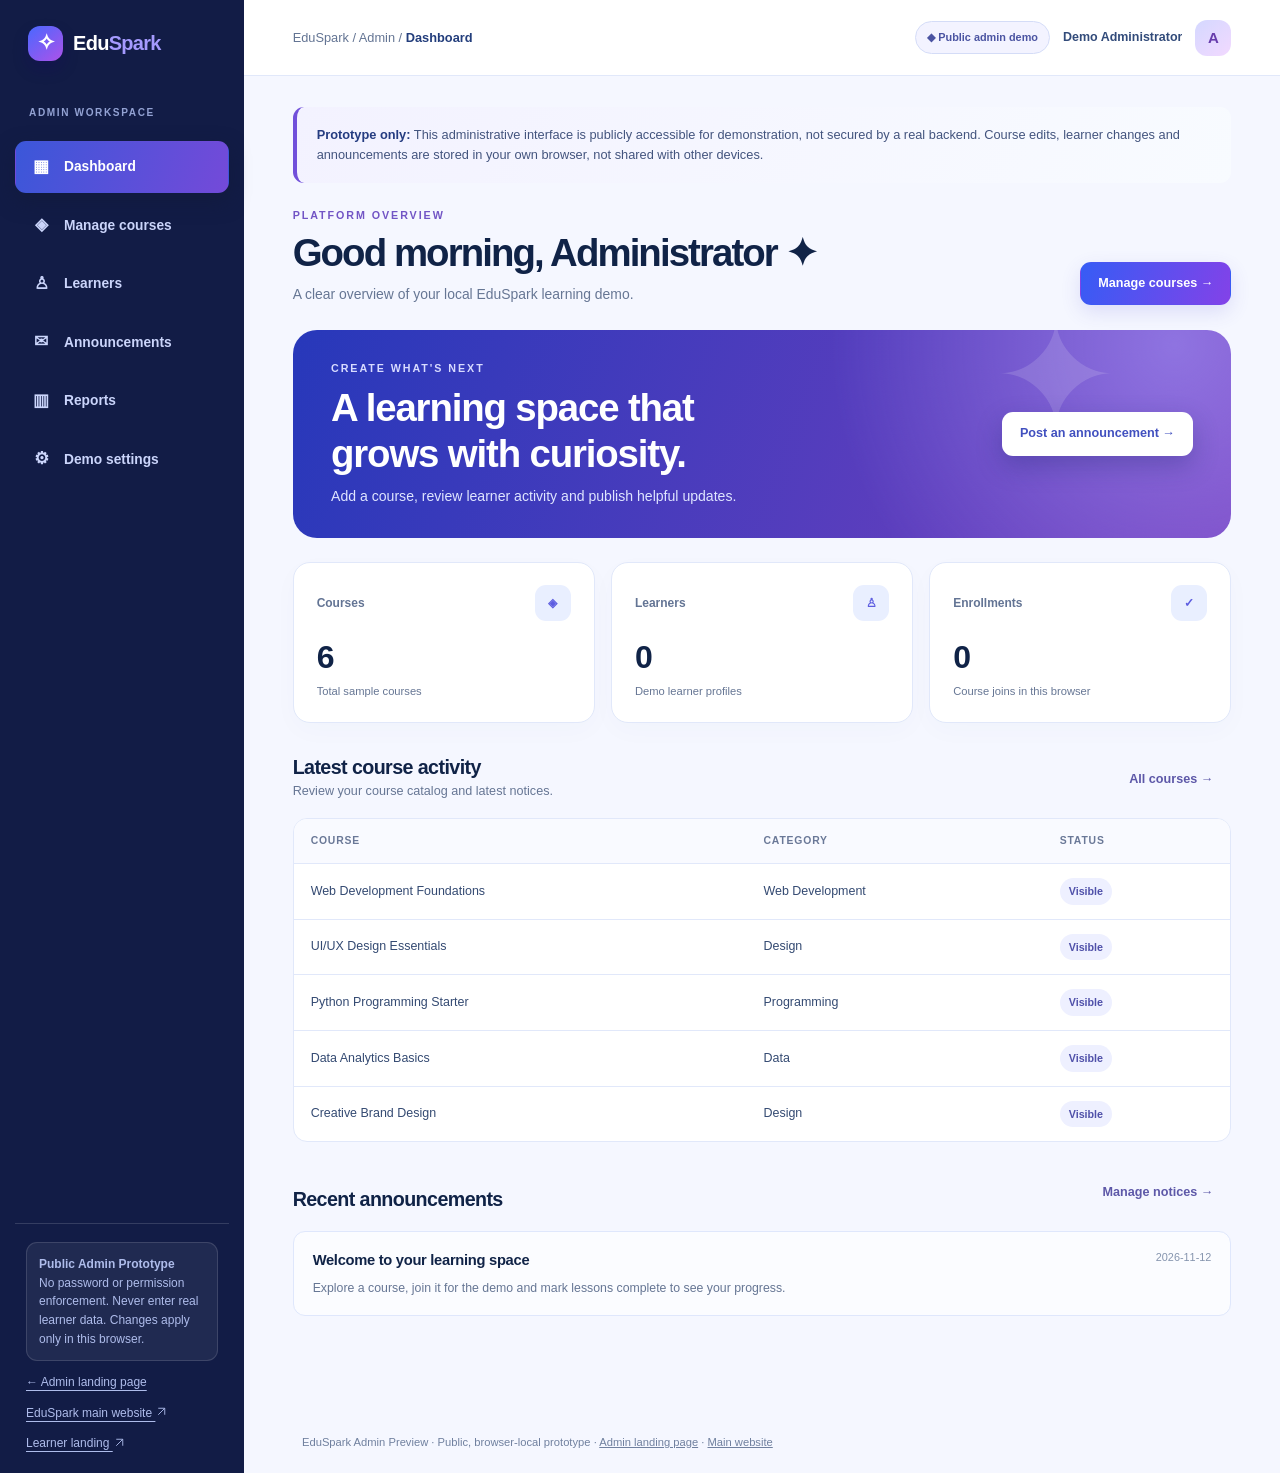
<file: WebDev-L1-LandingPage/apps/admin/index.html>
<!doctype html>
<html lang="en"><head><meta charset="UTF-8"><meta name="viewport" content="width=device-width,initial-scale=1">
<meta name="theme-color" content="#121c46"><meta name="description" content="EduSpark admin demo with course management, learner overview, announcements and reports. Browser-local concept, not a secure production admin.">
<title>EduSpark — Admin Workspace (Demo)</title><link rel="stylesheet" href="../app.css">
<script src="../store.js" defer></script><script src="app.js" defer></script><link rel="icon" href="data:image/svg+xml,%3Csvg%20xmlns%3D%22http%3A%2F%2Fwww.w3.org%2F2000%2Fsvg%22%20viewBox%3D%220%200%2032%2032%22%3E%3Crect%20width%3D%2232%22%20height%3D%2232%22%20rx%3D%227%22%20fill%3D%22%232563eb%22%2F%3E%3Ctext%20x%3D%2216%22%20y%3D%2223%22%20text-anchor%3D%22middle%22%20fill%3D%22white%22%20font-family%3D%22Arial%2Csans-serif%22%20font-size%3D%2221%22%3EE%3C%2Ftext%3E%3C%2Fsvg%3E"></head>
<body><a class="skip" href="#main-content">Skip to admin workspace</a>
<div class="shell">
  <aside class="sidebar">
    <a class="brand" href="welcome.html"><span class="brand-mark">✧</span><span>Edu<b>Spark</b></span></a><div class="sidebar-label">Admin workspace</div>
    <nav class="side-nav" aria-label="Admin navigation">
      <button type="button" class="active" data-view="dashboard" aria-current="page"><span class="nav-icon">▦</span> Dashboard</button>
      <button type="button" data-view="courses"><span class="nav-icon">◈</span> Manage courses</button>
      <button type="button" data-view="learners"><span class="nav-icon">♙</span> Learners</button>
      <button type="button" data-view="announcements"><span class="nav-icon">✉</span> Announcements</button>
      <button type="button" data-view="reports"><span class="nav-icon">▥</span> Reports</button>
      <button type="button" data-view="settings"><span class="nav-icon">⚙</span> Demo settings</button>
    </nav>
    <div class="sidebar-bottom"><div class="demo-mini"><strong>Public Admin Prototype</strong><div>No password or permission enforcement. Never enter real learner data. Changes apply only in this browser.</div></div>
      <a href="welcome.html">← Admin landing page</a><a href="../../index.html">EduSpark main website <svg width="13" height="13" viewBox="0 0 24 24" fill="none" stroke="currentColor" stroke-width="1.7" aria-hidden="true" style="display:inline-block;vertical-align:-.1em"><path d="M6 18 18 6M6 6h12v12"/></svg></a><a href="../user/welcome.html">Learner landing <svg width="13" height="13" viewBox="0 0 24 24" fill="none" stroke="currentColor" stroke-width="1.7" aria-hidden="true" style="display:inline-block;vertical-align:-.1em"><path d="M6 18 18 6M6 6h12v12"/></svg></a>
    </div>
  </aside>
  <div class="workspace">
    <header class="topbar"><div class="breadcrumb">EduSpark / Admin / <strong id="page-label">Dashboard</strong></div><div class="top-actions"><span class="mode-pill">◆ Public admin demo</span><span class="user-chip">Demo Administrator</span><span class="avatar">A</span></div></header>
    <main class="content" id="main-content">
      <div class="notice"><strong>Prototype only:</strong> This administrative interface is publicly accessible for demonstration, not secured by a real backend. Course edits, learner changes and announcements are stored in your own browser, not shared with other devices.</div>
      <section class="view active" id="view-dashboard" aria-labelledby="dashboard-title">
        <div class="page-heading"><div><span class="kicker">PLATFORM OVERVIEW</span><h1 id="dashboard-title">Good morning, Administrator ✦</h1><p>A clear overview of your local EduSpark learning demo.</p></div><button class="btn" data-go="courses" type="button">Manage courses →</button></div>
        <div class="hero"><div><span class="kicker">CREATE WHAT'S NEXT</span><h2>A learning space that<br>grows with curiosity.</h2><p>Add a course, review learner activity and publish helpful updates.</p></div><button type="button" class="btn" data-go="announcements">Post an announcement →</button></div>
        <div class="stat-grid"><div class="stat"><div class="stat-top">Courses <span class="stat-icon">◈</span></div><strong id="admin-total-courses">0</strong><p>Total sample courses</p></div>
          <div class="stat"><div class="stat-top">Learners <span class="stat-icon">♙</span></div><strong id="admin-learners">0</strong><p>Demo learner profiles</p></div>
          <div class="stat"><div class="stat-top">Enrollments <span class="stat-icon">✓</span></div><strong id="admin-enrollments">0</strong><p>Course joins in this browser</p></div></div>
        <div class="section-row"><div><h2>Latest course activity</h2><p>Review your course catalog and latest notices.</p></div><button type="button" data-go="courses" class="btn ghost">All courses →</button></div><div id="dashboard-courses" class="data-table-wrap"></div>
        <div class="section-row"><div><h2>Recent announcements</h2></div><button type="button" data-go="announcements" class="btn ghost">Manage notices →</button></div><div id="dashboard-announcements" class="announcement-list"></div>
      </section>
      <section class="view" id="view-courses" aria-labelledby="courses-title">
        <div class="page-heading"><div><span class="kicker">COURSE MANAGEMENT</span><h1 id="courses-title">Manage courses</h1><p>Create, edit, pause or remove demo courses. Changes appear immediately in the Learner Demo on the same browser.</p></div></div>
        <div class="panel" style="margin-bottom:22px"><h2 id="course-form-title" style="margin-bottom:19px">Add a course</h2>
          <form id="course-form"><input type="hidden" id="course-id"><div class="form-grid">
            <div class="form-field"><label for="course-name">Course name</label><input class="input" id="course-name" minlength="3" maxlength="80" required placeholder="e.g. Frontend Web Essentials"></div>
            <div class="form-field"><label for="course-category">Category</label><select class="input" id="course-category"><option>Web Development</option><option>Design</option><option>Programming</option><option>Data</option></select></div>
            <div class="form-field"><label for="course-level">Level</label><select class="input" id="course-level"><option>Beginner</option><option>Intermediate</option></select></div>
            <div class="form-field"><label for="course-duration">Duration</label><input class="input" id="course-duration" maxlength="35" required placeholder="e.g. 4 weeks"></div>
            <div class="form-field full"><label for="course-description">Course description</label><textarea class="input" id="course-description" maxlength="260" required minlength="10" placeholder="What will a learner practise and build?"></textarea></div>
            <div class="form-field full"><label for="course-lessons">Lesson titles — one per line</label><textarea class="input" id="course-lessons" required rows="5" maxlength="1200" placeholder="Getting started&#10;Practise the basics&#10;Build a small project"></textarea></div>
          </div>
          <div class="form-actions"><button type="submit" class="btn" id="save-course">Save course</button><button type="button" class="btn secondary" id="cancel-edit">Clear form</button></div>
          <span class="status" id="course-status" role="status"></span>
          </form></div>
        <div class="section-row"><div><h2>Course catalog</h2><p id="course-count">0 courses</p></div></div><div id="course-table" class="data-table-wrap"></div>
      </section>
      <section class="view" id="view-learners" aria-labelledby="learners-title"><div class="page-heading"><div><span class="kicker">LEARNER MANAGEMENT</span><h1 id="learners-title">Learners</h1><p>Demo learner profiles created in this browser, with enrollment and progress summaries.</p></div></div>
        <div id="learner-table" class="data-table-wrap"></div><p class="form-note">Removing a demo learner also removes their local enrollments. This is not an actual student database.</p>
      </section>
      <section class="view" id="view-announcements" aria-labelledby="announce-title">
        <div class="page-heading"><div><span class="kicker">PLATFORM COMMUNICATION</span><h1 id="announce-title">Announcements</h1><p>Write a notice for the learner dashboard, locally in this browser.</p></div></div>
        <div class="panel" style="margin-bottom:21px"><form id="announcement-form" class="form-grid">
          <div class="form-field full"><label for="announcement-title">Announcement title</label><input id="announcement-title" class="input" required minlength="3" maxlength="90" placeholder="e.g. New learning path available"></div>
          <div class="form-field full"><label for="announcement-message">Message</label><textarea id="announcement-message" class="input" required minlength="8" maxlength="300" placeholder="Share a short update with demo learners"></textarea></div>
          <div class="form-field full"><button type="submit" class="btn" style="width:fit-content">Publish announcement →</button><span class="status" id="announcement-status" role="status"></span></div>
        </form></div>
        <div id="announcement-list" class="announcement-list"></div>
      </section>
      <section class="view" id="view-reports" aria-labelledby="reports-title">
        <div class="page-heading"><div><span class="kicker">LOCAL INSIGHTS</span><h1 id="reports-title">Reports & insights</h1><p>Enrollment and completion metrics calculated from sample data in this browser.</p></div><button type="button" class="btn" id="download-report">Download CSV report ↓</button></div>
        <div class="stat-grid"><div class="stat"><div class="stat-top">Active courses <span class="stat-icon">◉</span></div><strong id="report-active">0</strong><p>Visible to learners</p></div><div class="stat"><div class="stat-top">Completed lessons <span class="stat-icon">✓</span></div><strong id="report-lessons">0</strong><p>Across local enrollments</p></div><div class="stat"><div class="stat-top">Average completion <span class="stat-icon"><svg width="13" height="13" viewBox="0 0 24 24" fill="none" stroke="currentColor" stroke-width="1.7" aria-hidden="true" style="display:inline-block;vertical-align:-.1em"><path d="M6 18 18 6M6 6h12v12"/></svg></span></div><strong id="report-average">0%</strong><p>Across enrolled courses</p></div></div>
        <div class="section-row"><div><h2>Course performance</h2><p>Enrollment counts and average progress.</p></div></div><div id="report-table" class="data-table-wrap"></div><span class="status" id="report-status" role="status"></span>
      </section>
      <section class="view" id="view-settings" aria-labelledby="settings-title"><div class="page-heading"><div><span class="kicker">DEMO CONFIGURATION</span><h1 id="settings-title">Settings & limitations</h1><p>Understand this prototype and safely reset all your local demo changes.</p></div></div>
        <div class="panel" style="max-width:780px"><h2>Local demo storage</h2><p style="margin:12px 0 20px">This app has no server, real login, role-based access, email delivery, payments, shared course database or production security. Anyone with this link can open the Admin Demo; never enter confidential information.</p>
          <h3>Reset sample data</h3><p>This restores the starting courses and welcome announcement, removes local demo learners, enrollments and added courses from this browser.</p>
          <div class="form-actions"><button type="button" class="btn danger" id="reset-demo">Reset entire demo data</button><a href="../user/welcome.html" class="btn secondary">Open learner landing <svg width="13" height="13" viewBox="0 0 24 24" fill="none" stroke="currentColor" stroke-width="1.7" aria-hidden="true" style="display:inline-block;vertical-align:-.1em"><path d="M6 18 18 6M6 6h12v12"/></svg></a></div><span class="status" id="settings-status" role="status"></span>
        </div>
      </section>
      <span class="status" id="global-status" role="status" aria-live="polite"></span>
    </main><footer class="footer">EduSpark Admin Preview · Public, browser-local prototype · <a href="welcome.html">Admin landing page</a> · <a href="../../index.html">Main website</a></footer>
  </div>
</div></body></html>
</file>
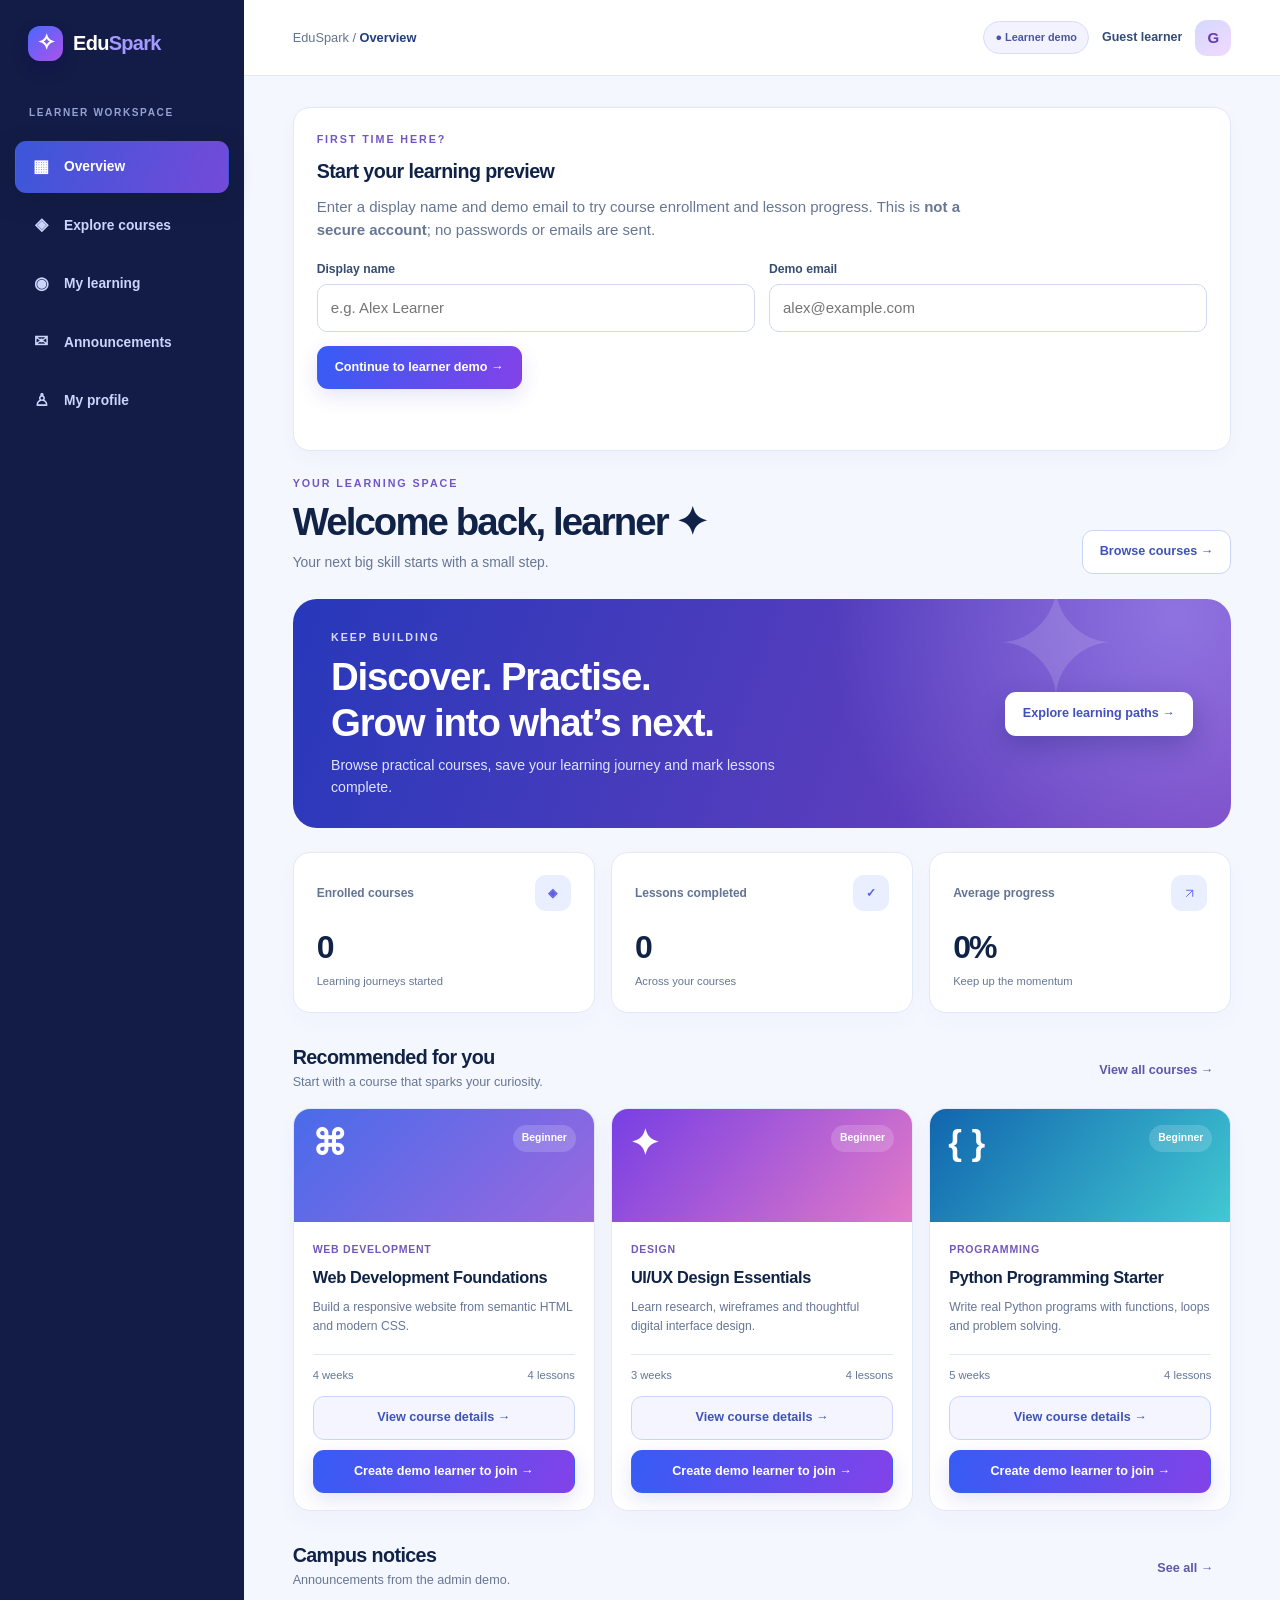
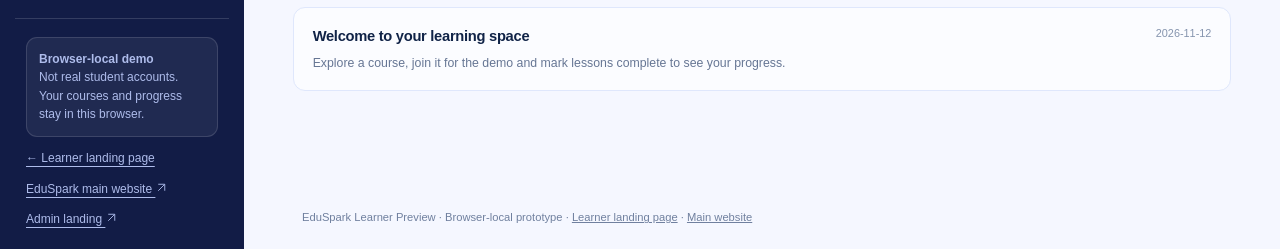
<file: WebDev-L1-LandingPage/apps/user/index.html>
<!doctype html>
<html lang="en"><head><meta charset="UTF-8"><meta name="viewport" content="width=device-width,initial-scale=1">
<meta name="theme-color" content="#121c46"><meta name="description" content="EduSpark learner web demo: course catalog, lesson checklists, saved progress and announcements. Browser-local prototype.">
<title>EduSpark — Learner Workspace (Demo)</title><link rel="stylesheet" href="../app.css">
<script src="../store.js" defer></script><script src="app.js" defer></script><link rel="icon" href="data:image/svg+xml,%3Csvg%20xmlns%3D%22http%3A%2F%2Fwww.w3.org%2F2000%2Fsvg%22%20viewBox%3D%220%200%2032%2032%22%3E%3Crect%20width%3D%2232%22%20height%3D%2232%22%20rx%3D%227%22%20fill%3D%22%232563eb%22%2F%3E%3Ctext%20x%3D%2216%22%20y%3D%2223%22%20text-anchor%3D%22middle%22%20fill%3D%22white%22%20font-family%3D%22Arial%2Csans-serif%22%20font-size%3D%2221%22%3EE%3C%2Ftext%3E%3C%2Fsvg%3E"></head>
<body><a class="skip" href="#main-content">Skip to workspace</a>
<div class="shell">
  <aside class="sidebar"><a class="brand" href="welcome.html"><span class="brand-mark">✧</span><span>Edu<b>Spark</b></span></a><div class="sidebar-label">Learner workspace</div>
    <nav class="side-nav" aria-label="Learner navigation">
      <button type="button" class="active" data-view="dashboard" aria-current="page"><span class="nav-icon">▦</span> Overview</button>
      <button type="button" data-view="catalog"><span class="nav-icon">◈</span> Explore courses</button>
      <button type="button" data-view="learning"><span class="nav-icon">◉</span> My learning</button>
      <button type="button" data-view="announcements"><span class="nav-icon">✉</span> Announcements</button>
      <button type="button" data-view="profile"><span class="nav-icon">♙</span> My profile</button>
    </nav>
    <div class="sidebar-bottom"><div class="demo-mini"><strong>Browser-local demo</strong><div>Not real student accounts. Your courses and progress stay in this browser.</div></div>
      <a href="welcome.html">← Learner landing page</a><a href="../../index.html">EduSpark main website <svg width="13" height="13" viewBox="0 0 24 24" fill="none" stroke="currentColor" stroke-width="1.7" aria-hidden="true" style="display:inline-block;vertical-align:-.1em"><path d="M6 18 18 6M6 6h12v12"/></svg></a><a href="../admin/welcome.html">Admin landing <svg width="13" height="13" viewBox="0 0 24 24" fill="none" stroke="currentColor" stroke-width="1.7" aria-hidden="true" style="display:inline-block;vertical-align:-.1em"><path d="M6 18 18 6M6 6h12v12"/></svg></a></div>
  </aside>
  <div class="workspace">
    <header class="topbar"><div class="breadcrumb">EduSpark / <strong id="page-label">Overview</strong></div><div class="top-actions"><span class="mode-pill">● Learner demo</span><span class="user-chip" id="top-name">Guest learner</span><span class="avatar" id="avatar-label">G</span></div></header>
    <main class="content" id="main-content">
      <section class="panel" id="setup-panel" aria-label="Create demo learner profile" style="margin-bottom:24px">
        <span class="kicker">FIRST TIME HERE?</span><h2>Start your learning preview</h2>
        <p style="margin:9px 0 18px;max-width:680px">Enter a display name and demo email to try course enrollment and lesson progress. This is <strong>not a secure account</strong>; no passwords or emails are sent.</p>
        <form id="demo-join-form" class="form-grid">
          <div class="form-field"><label for="new-name">Display name</label><input class="input" id="new-name" name="name" required minlength="2" maxlength="60" autocomplete="name" placeholder="e.g. Alex Learner"></div>
          <div class="form-field"><label for="new-email">Demo email</label><input class="input" id="new-email" name="email" type="email" maxlength="120" required autocomplete="email" placeholder="alex@example.com"></div>
          <div class="form-field full"><button class="btn" type="submit" style="width:fit-content">Continue to learner demo →</button><span class="status" id="setup-status" role="status"></span></div>
        </form>
      </section>
      <section class="view active" id="view-dashboard" aria-labelledby="dashboard-title">
        <div class="page-heading"><div><span class="kicker">YOUR LEARNING SPACE</span><h1 id="dashboard-title">Welcome back, <span id="welcome-name">learner</span> ✦</h1><p>Your next big skill starts with a small step.</p></div><button type="button" class="btn secondary" data-go="catalog">Browse courses →</button></div>
        <div class="hero"><div><span class="kicker">KEEP BUILDING</span><h2>Discover. Practise.<br>Grow into what’s next.</h2><p>Browse practical courses, save your learning journey and mark lessons complete.</p></div><button type="button" class="btn" data-go="catalog">Explore learning paths →</button></div>
        <div class="stat-grid"><div class="stat"><div class="stat-top">Enrolled courses <span class="stat-icon">◈</span></div><strong id="stat-enrolled">0</strong><p>Learning journeys started</p></div>
          <div class="stat"><div class="stat-top">Lessons completed <span class="stat-icon">✓</span></div><strong id="stat-lessons">0</strong><p>Across your courses</p></div>
          <div class="stat"><div class="stat-top">Average progress <span class="stat-icon"><svg width="13" height="13" viewBox="0 0 24 24" fill="none" stroke="currentColor" stroke-width="1.7" aria-hidden="true" style="display:inline-block;vertical-align:-.1em"><path d="M6 18 18 6M6 6h12v12"/></svg></span></div><strong id="stat-progress">0%</strong><p>Keep up the momentum</p></div></div>
        <div class="section-row"><div><h2>Recommended for you</h2><p>Start with a course that sparks your curiosity.</p></div><button class="btn ghost" type="button" data-go="catalog">View all courses →</button></div><div class="course-grid" id="featured-courses"></div>
        <div class="section-row"><div><h2>Campus notices</h2><p>Announcements from the admin demo.</p></div><button class="btn ghost" type="button" data-go="announcements">See all →</button></div><div class="announcement-list" id="dash-announcements"></div>
      </section>
      <section class="view" id="view-catalog" aria-labelledby="catalog-title">
        <div class="page-heading"><div><span class="kicker">FIND YOUR PATH</span><h1 id="catalog-title">Explore courses</h1><p>Browse beginner-friendly and intermediate learning previews.</p></div></div>
        <div class="toolbar"><label for="catalog-search">Search courses</label><input class="input" id="catalog-search" type="search" placeholder="Search by course, category or topic"><label for="catalog-category">Category</label>
          <select class="input" id="catalog-category"><option value="all">All categories</option><option>Web Development</option><option>Design</option><option>Programming</option><option>Data</option></select></div>
        <p id="catalog-count" style="font-size:.76rem;margin-bottom:14px"></p><div class="course-grid" id="catalog-courses"></div>
        <div id="catalog-empty" class="empty" hidden>No matching courses. Clear your filters to see all available courses.</div>
      </section>
      <section class="view" id="view-course" aria-labelledby="course-detail-title">
        <div class="page-heading"><div><span class="kicker">DETAILED COURSE VIEW</span><h1 id="course-detail-title">Course details</h1><p id="course-detail-subtitle">Explore modules before beginning a learning journey.</p></div><button type="button" class="btn secondary" id="course-back">← Back to courses</button></div>
        <div class="course-detail-hero"><div><span class="course-detail-chip" id="course-detail-category">Course category</span><h2 id="course-detail-heading">Discover your next skill.</h2><p id="course-detail-description"></p><div class="course-detail-meta"><span id="course-detail-level">Beginner</span><span id="course-detail-duration">4 weeks</span><span id="course-detail-count">4 lessons</span></div></div><div class="course-detail-icon" id="course-detail-icon" aria-hidden="true">✦</div></div>
        <div class="course-detail-layout"><div class="panel"><span class="kicker">WHAT YOU'LL LEARN</span><h2 style="margin-bottom:17px">Course curriculum</h2><p style="margin-bottom:19px">Each module forms one step in a practical learning path. Join the demo course to track lesson completion.</p><ol class="course-detail-modules" id="course-detail-modules"></ol><div class="form-actions" id="course-detail-actions"></div></div>
          <aside class="panel course-detail-aside"><span class="kicker">YOUR NEXT STEP</span><h2>Start your journey</h2><p style="margin:13px 0 17px">Explore the course details, join with your browser-local demo learner profile and follow your lesson checklist.</p><div id="course-detail-enrollment"></div><p class="form-note">No production signup, certification, payment or live classes are involved.</p><div id="course-static-link" style="margin-top:18px"></div></aside></div>
      </section>
      <section class="view" id="view-learning" aria-labelledby="learning-title">
        <div class="page-heading"><div><span class="kicker">YOUR GROWTH</span><h1 id="learning-title">My learning</h1><p>Choose a joined course and check off lessons as you complete them.</p></div><button type="button" class="btn secondary" data-go="catalog">Find another course →</button></div>
        <div id="my-courses" class="course-grid"></div>
        <div id="my-empty" class="empty" hidden><strong>Nothing enrolled yet.</strong> Explore courses to begin your first learning journey.<div style="margin-top:17px"><button class="btn" type="button" data-go="catalog">Explore courses →</button></div></div>
        <div id="lesson-detail" class="panel" hidden style="margin-top:24px">
          <button class="back-link" id="lesson-back" type="button">← Back to my courses</button><span class="kicker">LESSON CHECKLIST</span>
          <h2 id="lesson-title" style="font-size:1.55rem;margin-bottom:8px"></h2><p id="lesson-info"></p>
          <div class="course-progress" id="lesson-progress"></div><div id="lesson-list" style="margin-top:18px"></div>
          <p class="form-note">This is a demo checklist, not an assessed course or certificate.</p>
        </div>
      </section>
      <section class="view" id="view-announcements" aria-labelledby="ann-title"><div class="page-heading"><div><span class="kicker">STAY IN THE LOOP</span><h1 id="ann-title">Announcements</h1><p>Latest notices published through the local admin demo.</p></div></div><div class="announcement-list" id="all-announcements"></div></section>
      <section class="view" id="view-profile" aria-labelledby="profile-title">
        <div class="page-heading"><div><span class="kicker">YOUR DEMO IDENTITY</span><h1 id="profile-title">My profile</h1><p>Update the display name shown across your learning workspace.</p></div></div>
        <div class="panel profile-card"><div class="profile-display"><span class="avatar" id="profile-avatar">G</span><div><h2 id="profile-display-name">Guest learner</h2><p id="profile-email-text">No demo profile selected</p></div></div>
          <form id="profile-form"><div class="form-field"><label for="profile-name">Display name</label><input class="input" id="profile-name" maxlength="60" required minlength="2"></div>
            <div class="form-actions"><button class="btn" type="submit">Save display name</button><button class="btn secondary" type="button" id="signout">Switch demo profile</button></div>
            <span class="status" id="profile-status" role="status"></span></form>
          <p class="form-note">Demo data is stored locally; this profile is not protected by a password.</p>
        </div>
      </section>
      <span class="status" id="global-status" role="status" aria-live="polite"></span>
    </main><footer class="footer">EduSpark Learner Preview · Browser-local prototype · <a href="welcome.html">Learner landing page</a> · <a href="../../index.html">Main website</a></footer>
  </div></div>
</body></html>
</file>
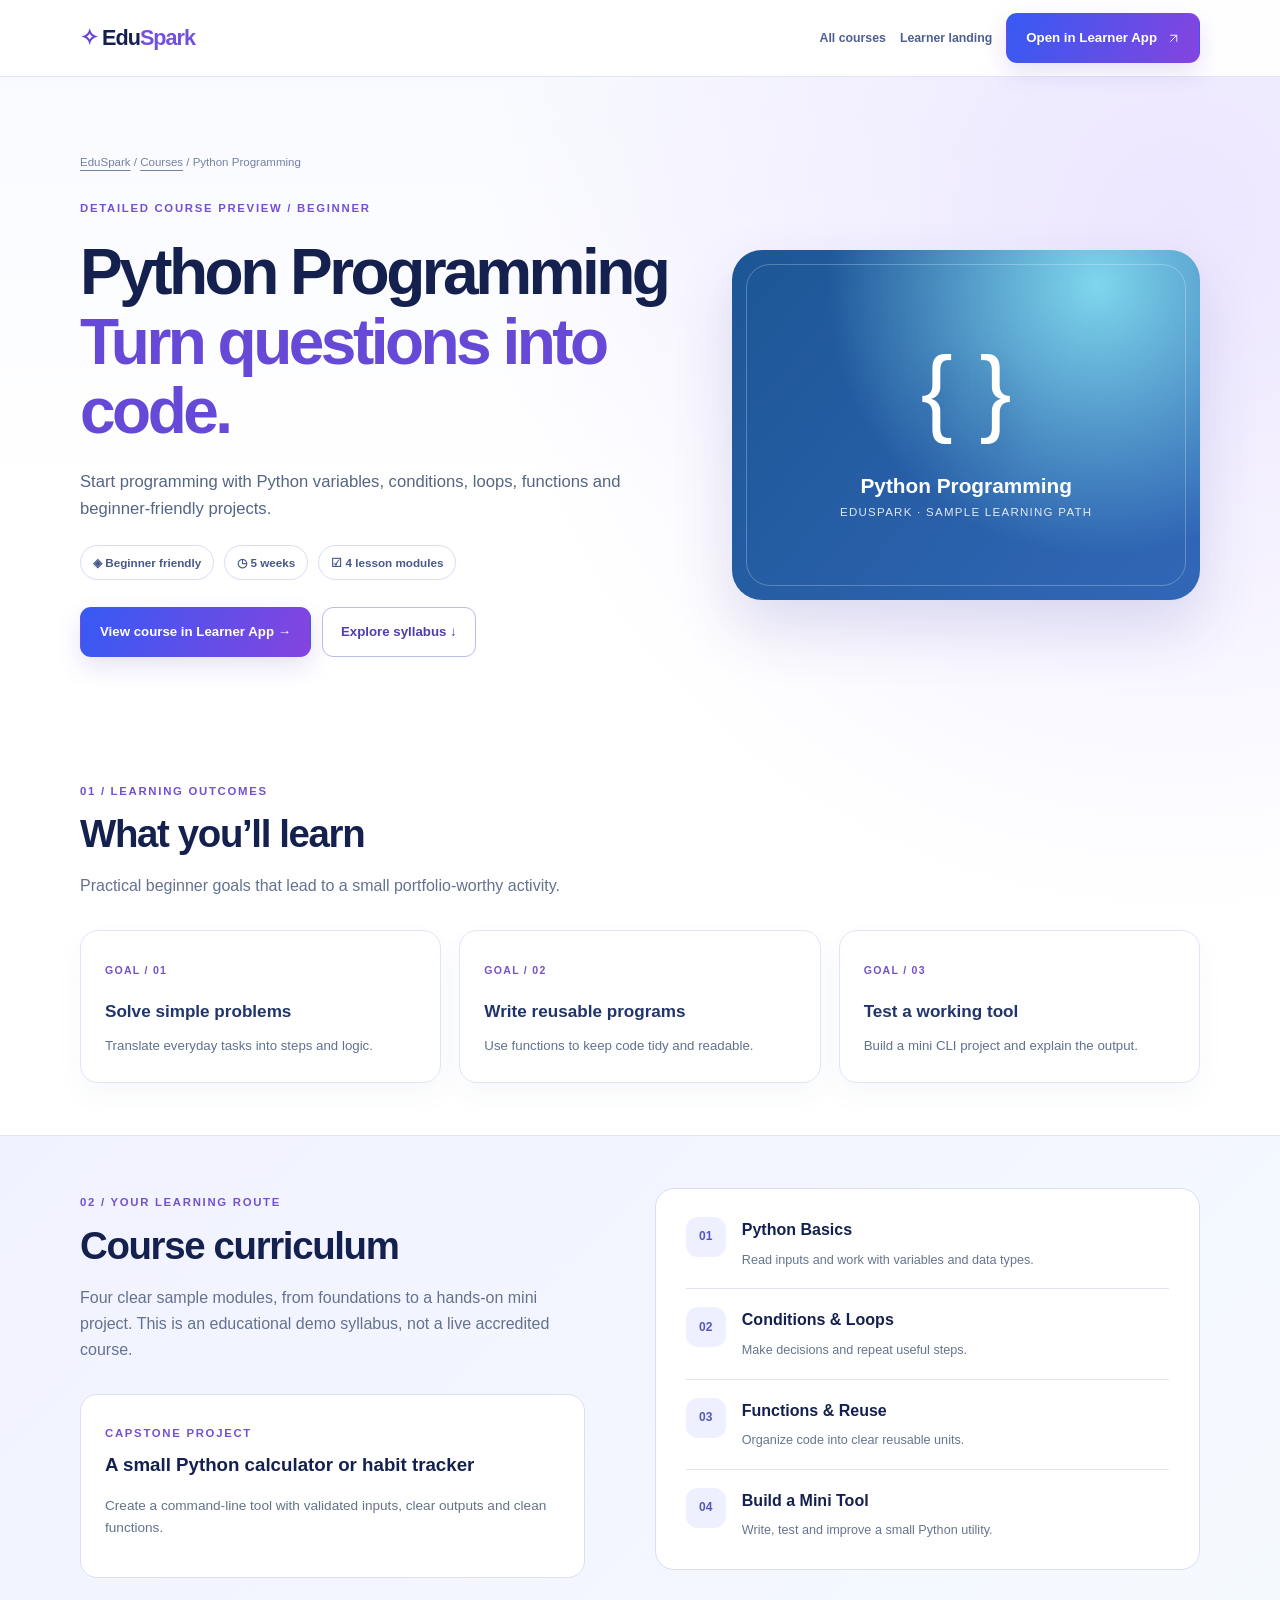
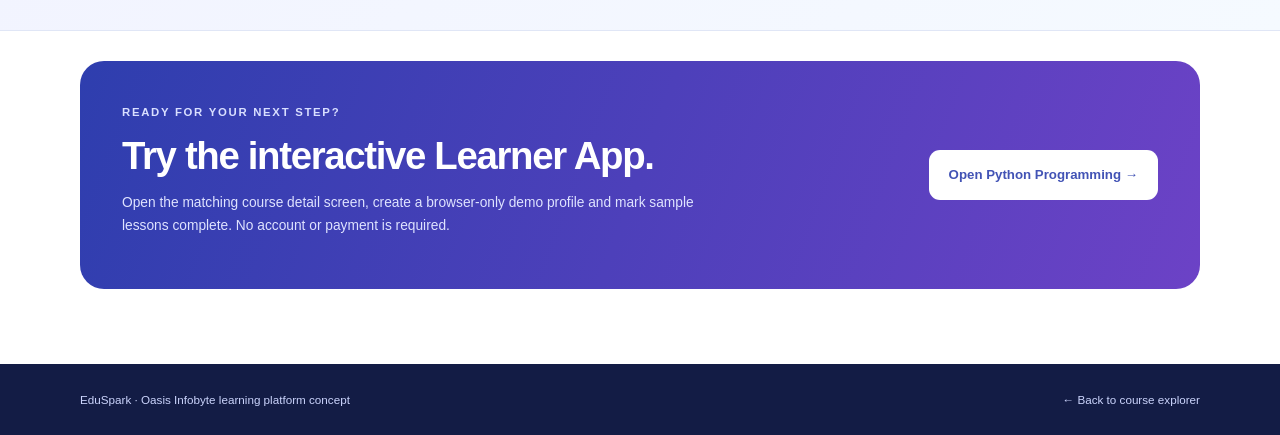
<file: WebDev-L1-LandingPage/courses/python-programming.html>
<!doctype html>
<html lang="en"><head><meta charset="utf-8"><meta name="viewport" content="width=device-width,initial-scale=1">
<title>Python Programming | EduSpark Course Details</title><meta name="description" content="Explore the Python Programming course preview: modules, skills, and a capstone learning project.">
<link rel="stylesheet" href="course.css"><link rel="icon" href="data:image/svg+xml,%3Csvg%20xmlns%3D%22http%3A%2F%2Fwww.w3.org%2F2000%2Fsvg%22%20viewBox%3D%220%200%2032%2032%22%3E%3Crect%20width%3D%2232%22%20height%3D%2232%22%20rx%3D%227%22%20fill%3D%22%232563eb%22%2F%3E%3Ctext%20x%3D%2216%22%20y%3D%2223%22%20text-anchor%3D%22middle%22%20fill%3D%22white%22%20font-family%3D%22Arial%2Csans-serif%22%20font-size%3D%2221%22%3EE%3C%2Ftext%3E%3C%2Fsvg%3E"></head><body>
<header class="topbar"><nav class="container nav" aria-label="Course navigation"><a class="logo" href="../index.html"><span class="mark">✧</span> Edu<span>Spark</span></a><div class="nav-links"><a href="../index.html#courses">All courses</a><a href="../apps/user/welcome.html">Learner landing</a><a class="primary" href="../apps/user/index.html#course/python">Open in Learner App <svg width="13" height="13" viewBox="0 0 24 24" fill="none" stroke="currentColor" stroke-width="1.7" aria-hidden="true" style="display:inline-block;vertical-align:-.1em"><path d="M6 18 18 6M6 6h12v12"/></svg></a></div></nav></header>
<main><section class="hero"><div class="container"><div class="crumbs"><a href="../index.html">EduSpark</a> / <a href="../index.html#courses">Courses</a> / Python Programming</div><div class="hero-grid">
<div><span class="kicker">DETAILED COURSE PREVIEW / BEGINNER</span><h1>Python Programming<br><em>Turn questions into code.</em></h1><p class="lead">Start programming with Python variables, conditions, loops, functions and beginner-friendly projects.</p>
<div class="badges"><span class="badge">◈ Beginner friendly</span><span class="badge">◷ 5 weeks</span><span class="badge">☑ 4 lesson modules</span></div>
<div class="actions"><a class="primary" href="../apps/user/index.html#course/python">View course in Learner App →</a><a class="outline" href="#syllabus">Explore syllabus ↓</a></div></div>
<div class="visual python"><div class="visual-icon" aria-hidden="true">{ }</div><strong>Python Programming</strong><small>EDUSPARK · SAMPLE LEARNING PATH</small></div>
</div></div></section>
<section class="section" id="outcomes"><div class="container"><span class="kicker">01 / LEARNING OUTCOMES</span><h2>What you’ll learn</h2><p class="section-intro">Practical beginner goals that lead to a small portfolio-worthy activity.</p><div class="outcome-grid"><article class="tile"><span class="number">GOAL / 01</span><h3>Solve simple problems</h3><p>Translate everyday tasks into steps and logic.</p></article><article class="tile"><span class="number">GOAL / 02</span><h3>Write reusable programs</h3><p>Use functions to keep code tidy and readable.</p></article><article class="tile"><span class="number">GOAL / 03</span><h3>Test a working tool</h3><p>Build a mini CLI project and explain the output.</p></article></div></div></section>
<section class="section syllabus" id="syllabus"><div class="container syllabus-grid"><div><span class="kicker">02 / YOUR LEARNING ROUTE</span><h2>Course curriculum</h2><p class="section-intro">Four clear sample modules, from foundations to a hands-on mini project. This is an educational demo syllabus, not a live accredited course.</p>
<div class="capstone"><span class="kicker">CAPSTONE PROJECT</span><h3>A small Python calculator or habit tracker</h3><p>Create a command-line tool with validated inputs, clear outputs and clean functions.</p></div></div><div class="info-card"><div class="module"><span class="n">01</span><div><h3>Python Basics</h3><p>Read inputs and work with variables and data types.</p></div></div><div class="module"><span class="n">02</span><div><h3>Conditions &amp; Loops</h3><p>Make decisions and repeat useful steps.</p></div></div><div class="module"><span class="n">03</span><div><h3>Functions &amp; Reuse</h3><p>Organize code into clear reusable units.</p></div></div><div class="module"><span class="n">04</span><div><h3>Build a Mini Tool</h3><p>Write, test and improve a small Python utility.</p></div></div></div></div></section>
<section class="container"><div class="cta-panel"><div><span class="kicker" style="color:#d9dfff">READY FOR YOUR NEXT STEP?</span><h2>Try the interactive Learner App.</h2><p>Open the matching course detail screen, create a browser-only demo profile and mark sample lessons complete. No account or payment is required.</p></div><a class="primary" href="../apps/user/index.html#course/python">Open Python Programming →</a></div></section>
</main><footer><div class="container"><span>EduSpark · Oasis Infobyte learning platform concept</span><a href="../index.html#courses">← Back to course explorer</a></div></footer>
</body></html>
</file>
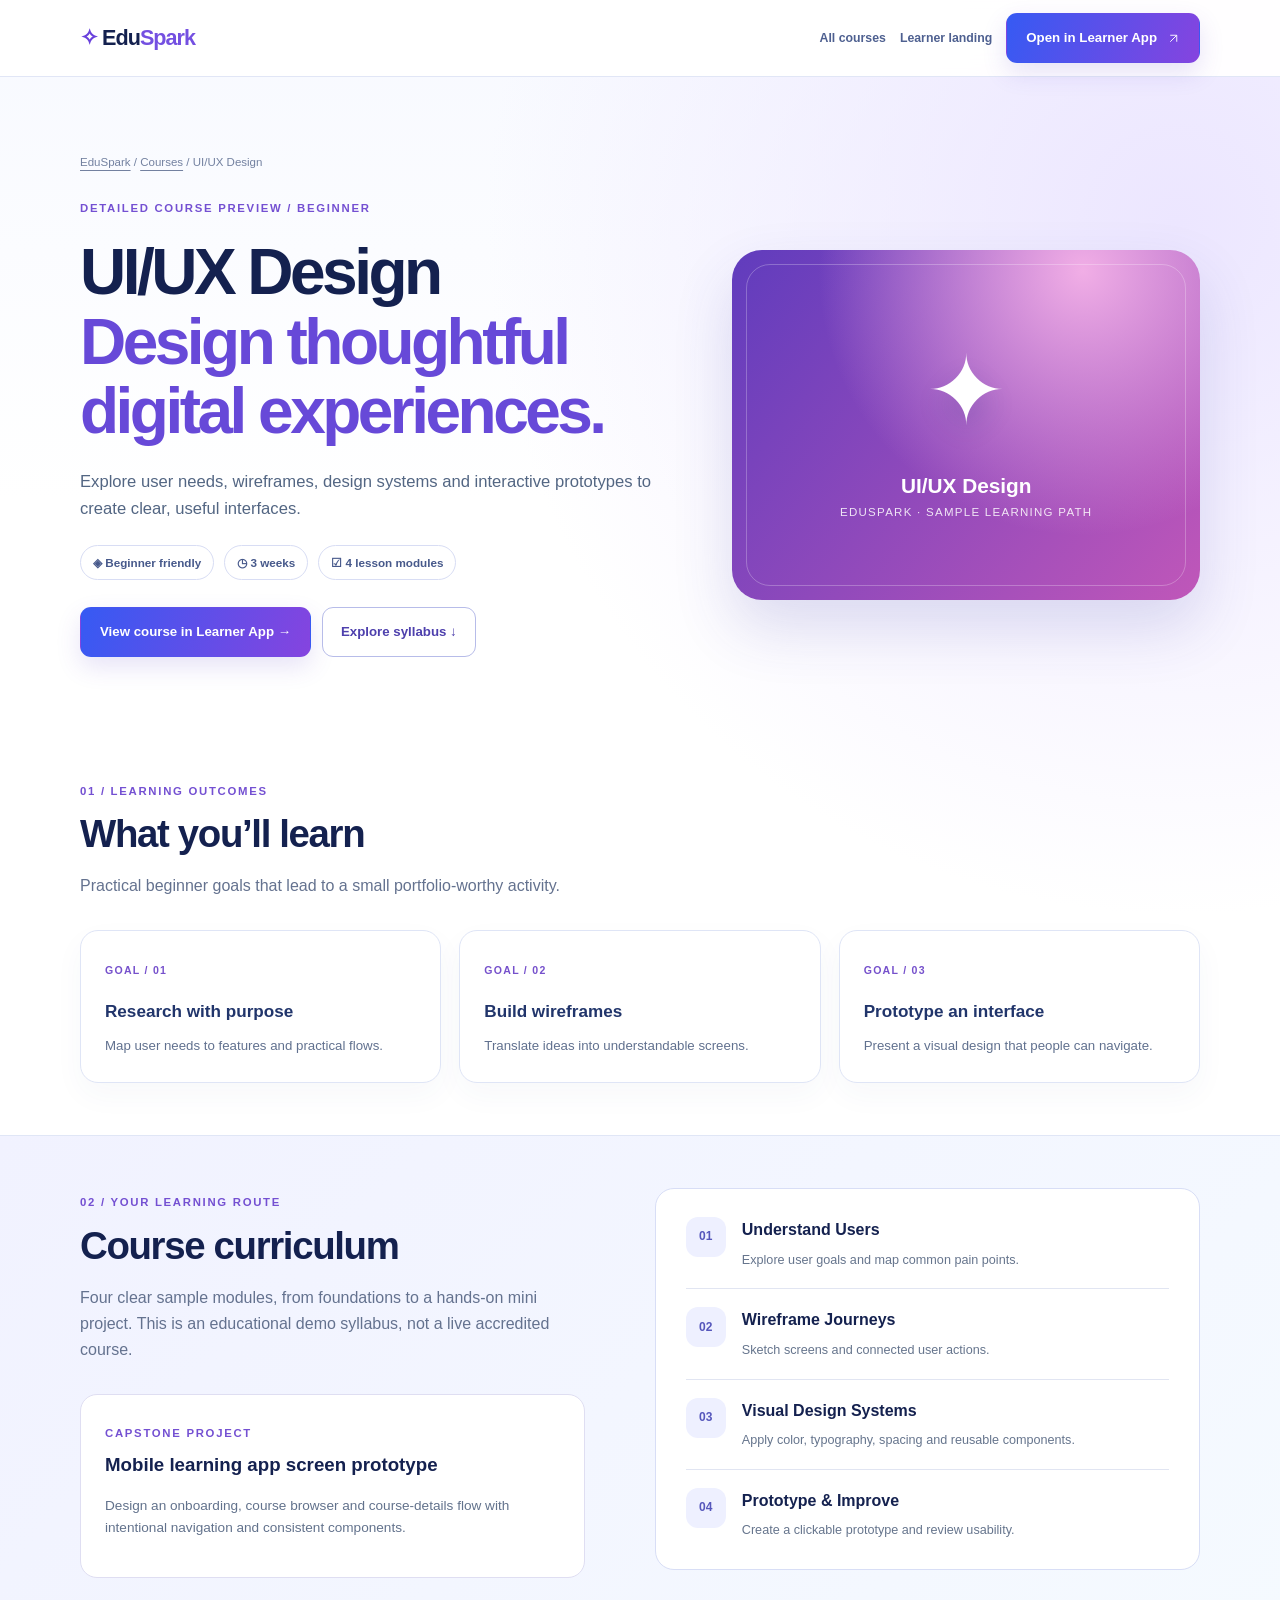
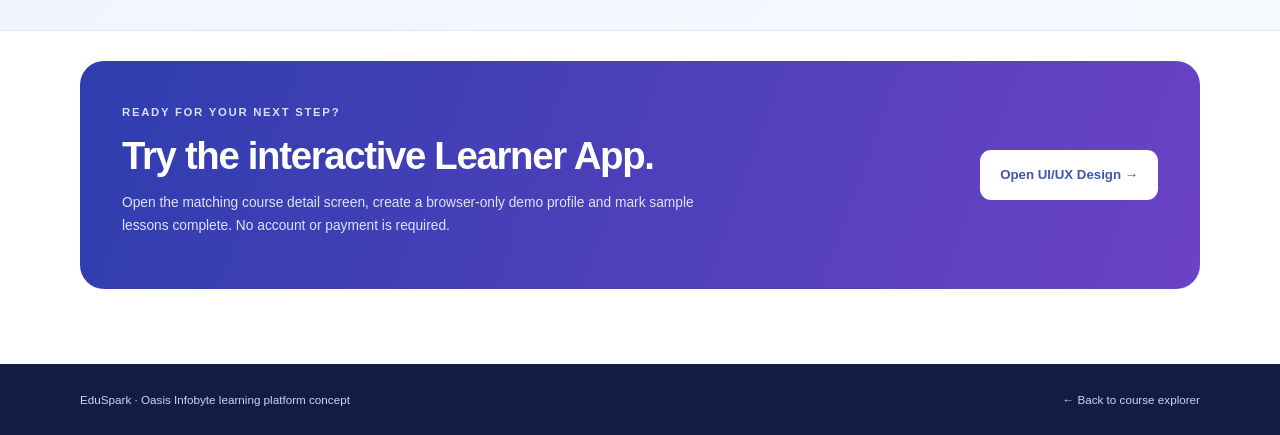
<file: WebDev-L1-LandingPage/courses/ui-ux-design.html>
<!doctype html>
<html lang="en"><head><meta charset="utf-8"><meta name="viewport" content="width=device-width,initial-scale=1">
<title>UI/UX Design | EduSpark Course Details</title><meta name="description" content="Explore the UI/UX Design course preview: modules, skills, and a capstone learning project.">
<link rel="stylesheet" href="course.css"><link rel="icon" href="data:image/svg+xml,%3Csvg%20xmlns%3D%22http%3A%2F%2Fwww.w3.org%2F2000%2Fsvg%22%20viewBox%3D%220%200%2032%2032%22%3E%3Crect%20width%3D%2232%22%20height%3D%2232%22%20rx%3D%227%22%20fill%3D%22%232563eb%22%2F%3E%3Ctext%20x%3D%2216%22%20y%3D%2223%22%20text-anchor%3D%22middle%22%20fill%3D%22white%22%20font-family%3D%22Arial%2Csans-serif%22%20font-size%3D%2221%22%3EE%3C%2Ftext%3E%3C%2Fsvg%3E"></head><body>
<header class="topbar"><nav class="container nav" aria-label="Course navigation"><a class="logo" href="../index.html"><span class="mark">✧</span> Edu<span>Spark</span></a><div class="nav-links"><a href="../index.html#courses">All courses</a><a href="../apps/user/welcome.html">Learner landing</a><a class="primary" href="../apps/user/index.html#course/design">Open in Learner App <svg width="13" height="13" viewBox="0 0 24 24" fill="none" stroke="currentColor" stroke-width="1.7" aria-hidden="true" style="display:inline-block;vertical-align:-.1em"><path d="M6 18 18 6M6 6h12v12"/></svg></a></div></nav></header>
<main><section class="hero"><div class="container"><div class="crumbs"><a href="../index.html">EduSpark</a> / <a href="../index.html#courses">Courses</a> / UI/UX Design</div><div class="hero-grid">
<div><span class="kicker">DETAILED COURSE PREVIEW / BEGINNER</span><h1>UI/UX Design<br><em>Design thoughtful digital experiences.</em></h1><p class="lead">Explore user needs, wireframes, design systems and interactive prototypes to create clear, useful interfaces.</p>
<div class="badges"><span class="badge">◈ Beginner friendly</span><span class="badge">◷ 3 weeks</span><span class="badge">☑ 4 lesson modules</span></div>
<div class="actions"><a class="primary" href="../apps/user/index.html#course/design">View course in Learner App →</a><a class="outline" href="#syllabus">Explore syllabus ↓</a></div></div>
<div class="visual design"><div class="visual-icon" aria-hidden="true">✦</div><strong>UI/UX Design</strong><small>EDUSPARK · SAMPLE LEARNING PATH</small></div>
</div></div></section>
<section class="section" id="outcomes"><div class="container"><span class="kicker">01 / LEARNING OUTCOMES</span><h2>What you’ll learn</h2><p class="section-intro">Practical beginner goals that lead to a small portfolio-worthy activity.</p><div class="outcome-grid"><article class="tile"><span class="number">GOAL / 01</span><h3>Research with purpose</h3><p>Map user needs to features and practical flows.</p></article><article class="tile"><span class="number">GOAL / 02</span><h3>Build wireframes</h3><p>Translate ideas into understandable screens.</p></article><article class="tile"><span class="number">GOAL / 03</span><h3>Prototype an interface</h3><p>Present a visual design that people can navigate.</p></article></div></div></section>
<section class="section syllabus" id="syllabus"><div class="container syllabus-grid"><div><span class="kicker">02 / YOUR LEARNING ROUTE</span><h2>Course curriculum</h2><p class="section-intro">Four clear sample modules, from foundations to a hands-on mini project. This is an educational demo syllabus, not a live accredited course.</p>
<div class="capstone"><span class="kicker">CAPSTONE PROJECT</span><h3>Mobile learning app screen prototype</h3><p>Design an onboarding, course browser and course-details flow with intentional navigation and consistent components.</p></div></div><div class="info-card"><div class="module"><span class="n">01</span><div><h3>Understand Users</h3><p>Explore user goals and map common pain points.</p></div></div><div class="module"><span class="n">02</span><div><h3>Wireframe Journeys</h3><p>Sketch screens and connected user actions.</p></div></div><div class="module"><span class="n">03</span><div><h3>Visual Design Systems</h3><p>Apply color, typography, spacing and reusable components.</p></div></div><div class="module"><span class="n">04</span><div><h3>Prototype &amp; Improve</h3><p>Create a clickable prototype and review usability.</p></div></div></div></div></section>
<section class="container"><div class="cta-panel"><div><span class="kicker" style="color:#d9dfff">READY FOR YOUR NEXT STEP?</span><h2>Try the interactive Learner App.</h2><p>Open the matching course detail screen, create a browser-only demo profile and mark sample lessons complete. No account or payment is required.</p></div><a class="primary" href="../apps/user/index.html#course/design">Open UI/UX Design →</a></div></section>
</main><footer><div class="container"><span>EduSpark · Oasis Infobyte learning platform concept</span><a href="../index.html#courses">← Back to course explorer</a></div></footer>
</body></html>
</file>
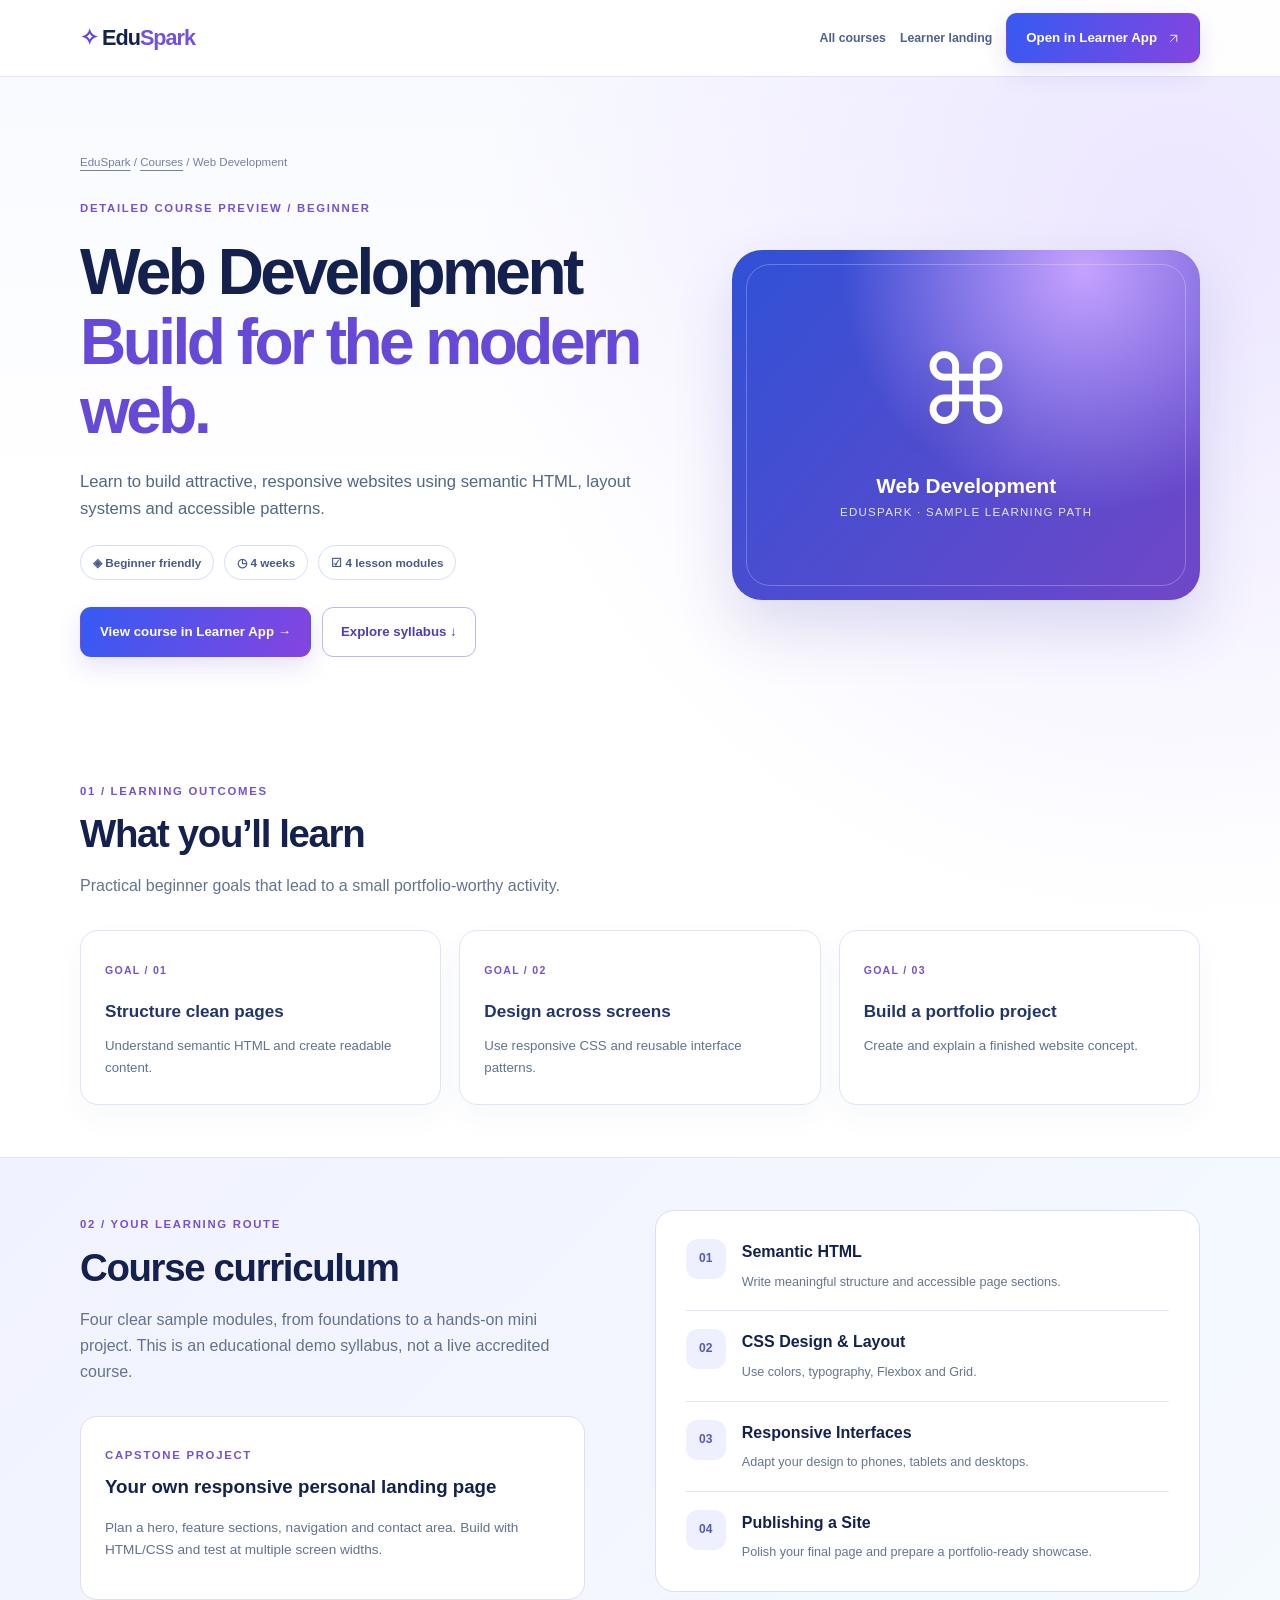
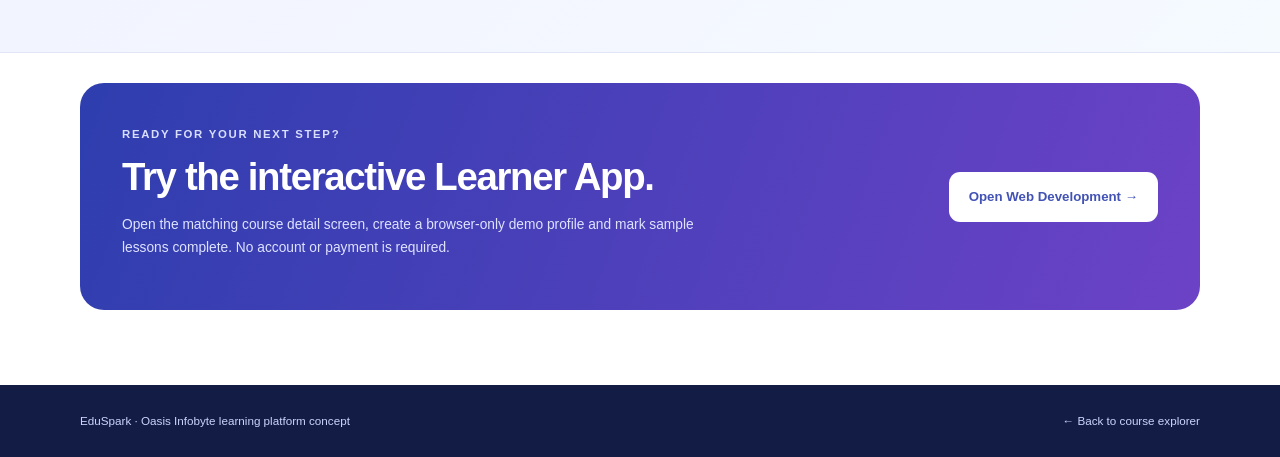
<file: WebDev-L1-LandingPage/courses/web-development.html>
<!doctype html>
<html lang="en"><head><meta charset="utf-8"><meta name="viewport" content="width=device-width,initial-scale=1">
<title>Web Development | EduSpark Course Details</title><meta name="description" content="Explore the Web Development course preview: modules, skills, and a capstone learning project.">
<link rel="stylesheet" href="course.css"><link rel="icon" href="data:image/svg+xml,%3Csvg%20xmlns%3D%22http%3A%2F%2Fwww.w3.org%2F2000%2Fsvg%22%20viewBox%3D%220%200%2032%2032%22%3E%3Crect%20width%3D%2232%22%20height%3D%2232%22%20rx%3D%227%22%20fill%3D%22%232563eb%22%2F%3E%3Ctext%20x%3D%2216%22%20y%3D%2223%22%20text-anchor%3D%22middle%22%20fill%3D%22white%22%20font-family%3D%22Arial%2Csans-serif%22%20font-size%3D%2221%22%3EE%3C%2Ftext%3E%3C%2Fsvg%3E"></head><body>
<header class="topbar"><nav class="container nav" aria-label="Course navigation"><a class="logo" href="../index.html"><span class="mark">✧</span> Edu<span>Spark</span></a><div class="nav-links"><a href="../index.html#courses">All courses</a><a href="../apps/user/welcome.html">Learner landing</a><a class="primary" href="../apps/user/index.html#course/web">Open in Learner App <svg width="13" height="13" viewBox="0 0 24 24" fill="none" stroke="currentColor" stroke-width="1.7" aria-hidden="true" style="display:inline-block;vertical-align:-.1em"><path d="M6 18 18 6M6 6h12v12"/></svg></a></div></nav></header>
<main><section class="hero"><div class="container"><div class="crumbs"><a href="../index.html">EduSpark</a> / <a href="../index.html#courses">Courses</a> / Web Development</div><div class="hero-grid">
<div><span class="kicker">DETAILED COURSE PREVIEW / BEGINNER</span><h1>Web Development<br><em>Build for the modern web.</em></h1><p class="lead">Learn to build attractive, responsive websites using semantic HTML, layout systems and accessible patterns.</p>
<div class="badges"><span class="badge">◈ Beginner friendly</span><span class="badge">◷ 4 weeks</span><span class="badge">☑ 4 lesson modules</span></div>
<div class="actions"><a class="primary" href="../apps/user/index.html#course/web">View course in Learner App →</a><a class="outline" href="#syllabus">Explore syllabus ↓</a></div></div>
<div class="visual web"><div class="visual-icon" aria-hidden="true">⌘</div><strong>Web Development</strong><small>EDUSPARK · SAMPLE LEARNING PATH</small></div>
</div></div></section>
<section class="section" id="outcomes"><div class="container"><span class="kicker">01 / LEARNING OUTCOMES</span><h2>What you’ll learn</h2><p class="section-intro">Practical beginner goals that lead to a small portfolio-worthy activity.</p><div class="outcome-grid"><article class="tile"><span class="number">GOAL / 01</span><h3>Structure clean pages</h3><p>Understand semantic HTML and create readable content.</p></article><article class="tile"><span class="number">GOAL / 02</span><h3>Design across screens</h3><p>Use responsive CSS and reusable interface patterns.</p></article><article class="tile"><span class="number">GOAL / 03</span><h3>Build a portfolio project</h3><p>Create and explain a finished website concept.</p></article></div></div></section>
<section class="section syllabus" id="syllabus"><div class="container syllabus-grid"><div><span class="kicker">02 / YOUR LEARNING ROUTE</span><h2>Course curriculum</h2><p class="section-intro">Four clear sample modules, from foundations to a hands-on mini project. This is an educational demo syllabus, not a live accredited course.</p>
<div class="capstone"><span class="kicker">CAPSTONE PROJECT</span><h3>Your own responsive personal landing page</h3><p>Plan a hero, feature sections, navigation and contact area. Build with HTML/CSS and test at multiple screen widths.</p></div></div><div class="info-card"><div class="module"><span class="n">01</span><div><h3>Semantic HTML</h3><p>Write meaningful structure and accessible page sections.</p></div></div><div class="module"><span class="n">02</span><div><h3>CSS Design &amp; Layout</h3><p>Use colors, typography, Flexbox and Grid.</p></div></div><div class="module"><span class="n">03</span><div><h3>Responsive Interfaces</h3><p>Adapt your design to phones, tablets and desktops.</p></div></div><div class="module"><span class="n">04</span><div><h3>Publishing a Site</h3><p>Polish your final page and prepare a portfolio-ready showcase.</p></div></div></div></div></section>
<section class="container"><div class="cta-panel"><div><span class="kicker" style="color:#d9dfff">READY FOR YOUR NEXT STEP?</span><h2>Try the interactive Learner App.</h2><p>Open the matching course detail screen, create a browser-only demo profile and mark sample lessons complete. No account or payment is required.</p></div><a class="primary" href="../apps/user/index.html#course/web">Open Web Development →</a></div></section>
</main><footer><div class="container"><span>EduSpark · Oasis Infobyte learning platform concept</span><a href="../index.html#courses">← Back to course explorer</a></div></footer>
</body></html>
</file>
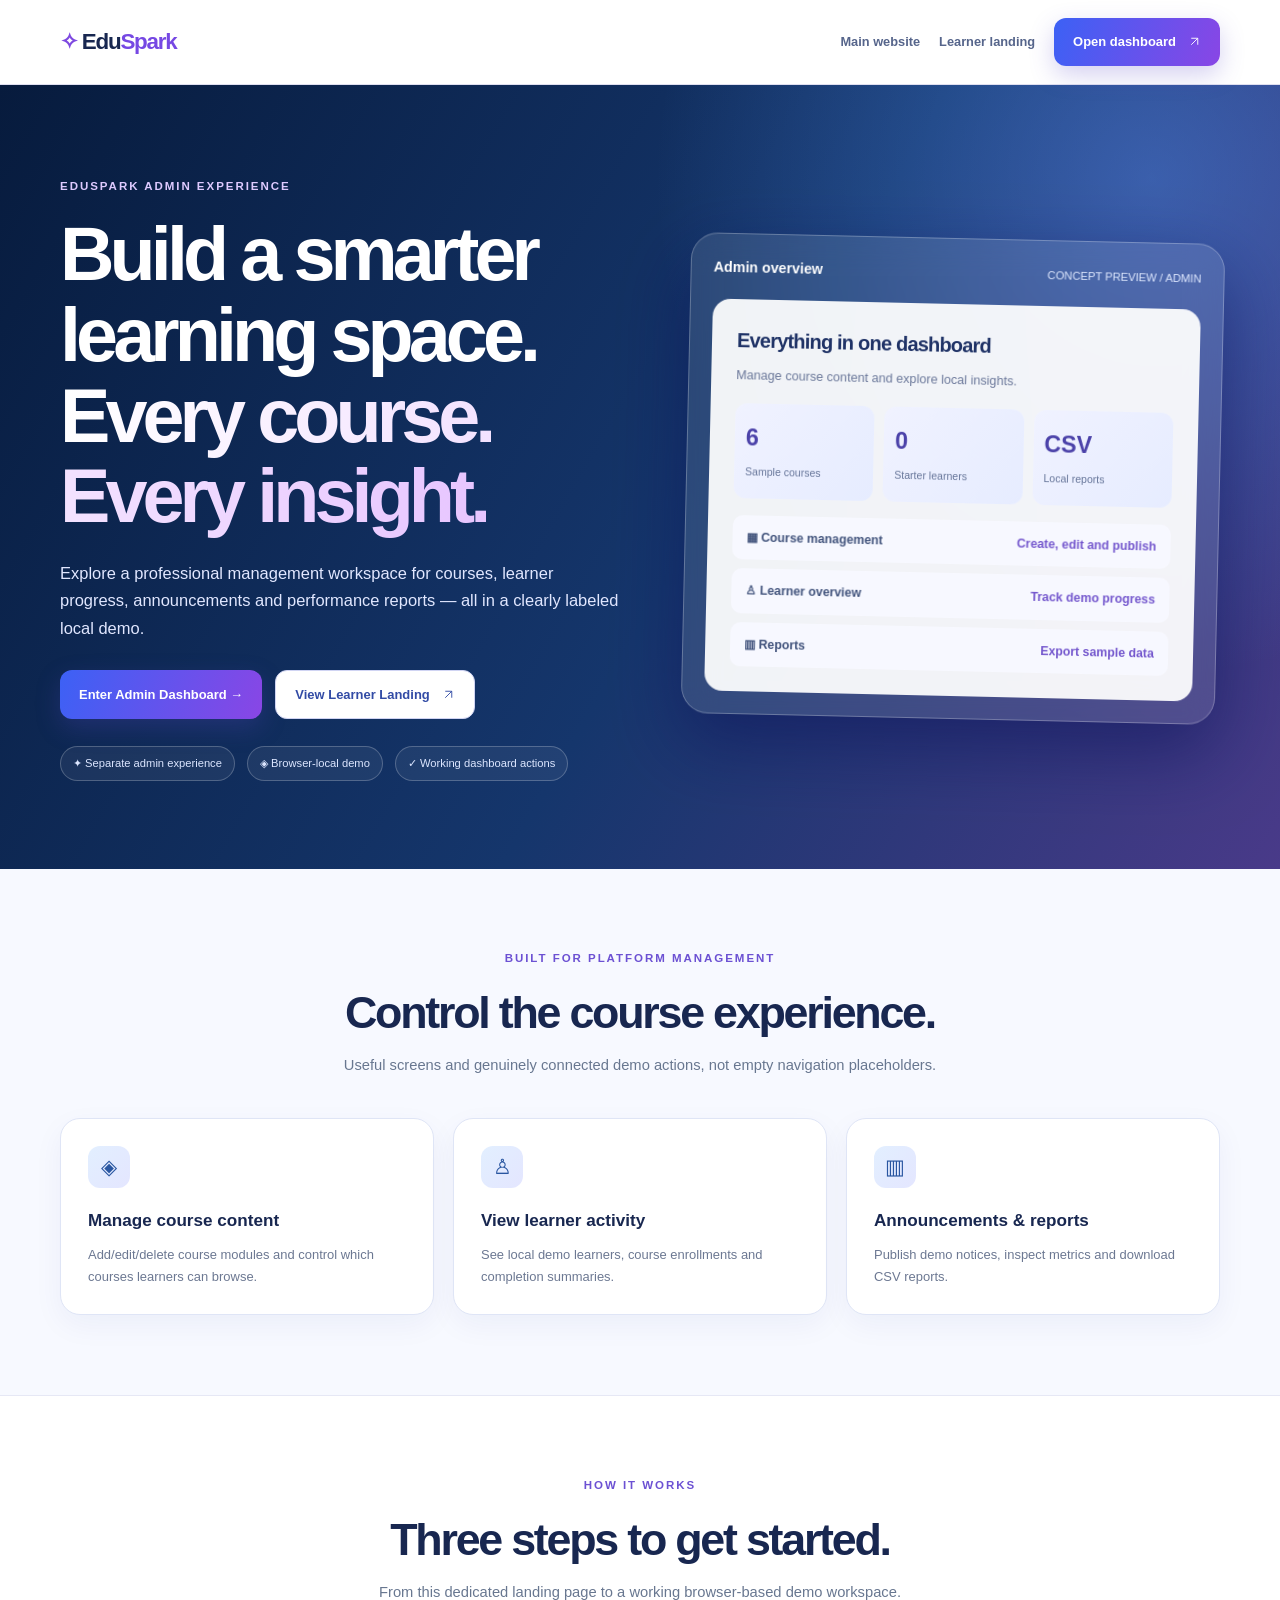
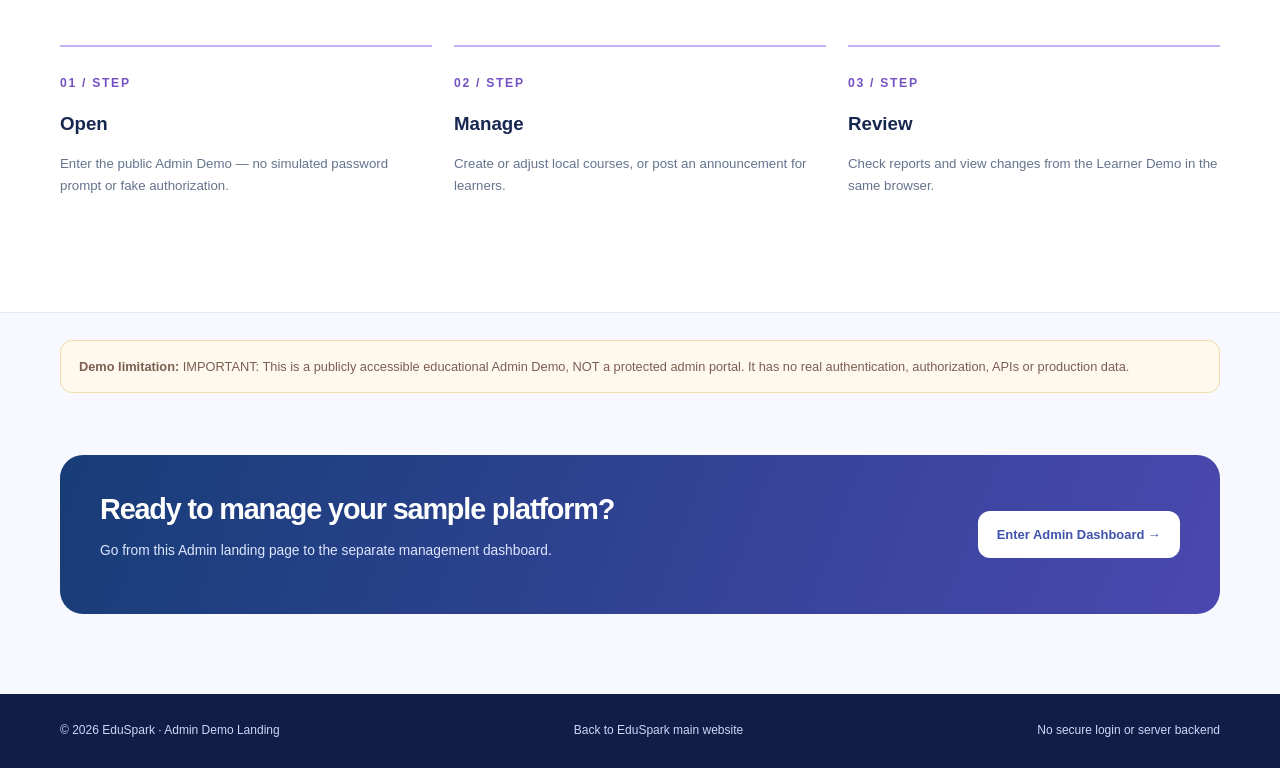
<file: WebDev-L1-LandingPage/apps/admin/welcome.html>
<!doctype html>
<html lang="en"><head><meta charset="utf-8"><meta name="viewport" content="width=device-width,initial-scale=1">
<title>EduSpark Admin Landing Page</title>
<meta name="description" content="Dedicated EduSpark admin management landing page and guided demo launch.">
<link rel="stylesheet" href="../welcome.css"><link rel="icon" href="data:image/svg+xml,%3Csvg%20xmlns%3D%22http%3A%2F%2Fwww.w3.org%2F2000%2Fsvg%22%20viewBox%3D%220%200%2032%2032%22%3E%3Crect%20width%3D%2232%22%20height%3D%2232%22%20rx%3D%227%22%20fill%3D%22%232563eb%22%2F%3E%3Ctext%20x%3D%2216%22%20y%3D%2223%22%20text-anchor%3D%22middle%22%20fill%3D%22white%22%20font-family%3D%22Arial%2Csans-serif%22%20font-size%3D%2221%22%3EE%3C%2Ftext%3E%3C%2Fsvg%3E"></head>
<body class="admin">
<header class="topbar"><nav class="wrap" aria-label="Admin landing navigation"><a class="brand" href="../../index.html"><span class="star">✧</span> Edu<b>Spark</b></a>
<div class="top-links"><a href="../../index.html">Main website</a><a href="../user/welcome.html">Learner landing</a><a class="btn" href="index.html">Open dashboard <svg width="13" height="13" viewBox="0 0 24 24" fill="none" stroke="currentColor" stroke-width="1.7" aria-hidden="true" style="display:inline-block;vertical-align:-.1em"><path d="M6 18 18 6M6 6h12v12"/></svg></a></div></nav></header>
<main><section class="hero"><div class="wrap grid">
<div><span class="eyebrow">EDUSPARK ADMIN EXPERIENCE</span><h1>Build a smarter learning space.<br><em>Every course. Every insight.</em></h1><p>Explore a professional management workspace for courses, learner progress, announcements and performance reports — all in a clearly labeled local demo.</p>
<div class="hero-actions"><a class="btn" href="index.html">Enter Admin Dashboard →</a><a class="btn light" href="../user/welcome.html">View Learner Landing <svg width="13" height="13" viewBox="0 0 24 24" fill="none" stroke="currentColor" stroke-width="1.7" aria-hidden="true" style="display:inline-block;vertical-align:-.1em"><path d="M6 18 18 6M6 6h12v12"/></svg></a></div>
<div class="soft-meta"><span>✦ Separate admin experience</span><span>◈ Browser-local demo</span><span>✓ Working dashboard actions</span></div>
</div><div class="preview" aria-label="Preview of the Admin dashboard">
<div class="preview-head"><strong>Admin overview</strong><span>CONCEPT PREVIEW / ADMIN</span></div>
<div class="preview-body"><h2>Everything in one dashboard</h2><p>Manage course content and explore local insights.</p>
<div class="mini-stats"><div class="mini-stat"><strong>6</strong><span>Sample courses</span></div><div class="mini-stat"><strong>0</strong><span>Starter learners</span></div><div class="mini-stat"><strong>CSV</strong><span>Local reports</span></div></div><div class="mini-list"><div class="mini-row"><strong>▦ Course management</strong><span>Create, edit and publish</span></div><div class="mini-row"><strong>♙ Learner overview</strong><span>Track demo progress</span></div><div class="mini-row"><strong>▥ Reports</strong><span>Export sample data</span></div></div></div></div>
</div></section>
<section class="section" id="features"><div class="wrap"><div class="section-heading"><span class="eyebrow">BUILT FOR PLATFORM MANAGEMENT</span><h2>Control the course experience.</h2><p>Useful screens and genuinely connected demo actions, not empty navigation placeholders.</p></div><div class="feature-grid"><article class="feature"><span class="symbol" aria-hidden="true">◈</span><h3>Manage course content</h3><p>Add/edit/delete course modules and control which courses learners can browse.</p></article><article class="feature"><span class="symbol" aria-hidden="true">♙</span><h3>View learner activity</h3><p>See local demo learners, course enrollments and completion summaries.</p></article><article class="feature"><span class="symbol" aria-hidden="true">▥</span><h3>Announcements &amp; reports</h3><p>Publish demo notices, inspect metrics and download CSV reports.</p></article></div></div></section>
<section class="section steps-section" id="how-it-works"><div class="wrap"><div class="section-heading"><span class="eyebrow">HOW IT WORKS</span><h2>Three steps to get started.</h2><p>From this dedicated landing page to a working browser-based demo workspace.</p></div><div class="steps"><article class="step"><span class="num">01 / STEP</span><h3>Open</h3><p>Enter the public Admin Demo — no simulated password prompt or fake authorization.</p></article><article class="step"><span class="num">02 / STEP</span><h3>Manage</h3><p>Create or adjust local courses, or post an announcement for learners.</p></article><article class="step"><span class="num">03 / STEP</span><h3>Review</h3><p>Check reports and view changes from the Learner Demo in the same browser.</p></article></div></div></section>
<section class="wrap"><div class="demo-note"><strong>Demo limitation:</strong> IMPORTANT: This is a publicly accessible educational Admin Demo, NOT a protected admin portal. It has no real authentication, authorization, APIs or production data.</div>
<div class="callout"><div><h2>Ready to manage your sample platform?</h2><p>Go from this Admin landing page to the separate management dashboard.</p></div><a class="btn" href="index.html">Enter Admin Dashboard →</a></div>
</section></main>
<footer><div class="wrap"><span>© 2026 EduSpark · Admin Demo Landing</span><a href="../../index.html">Back to EduSpark main website</a><span>No secure login or server backend</span></div></footer>
</body></html>
</file>
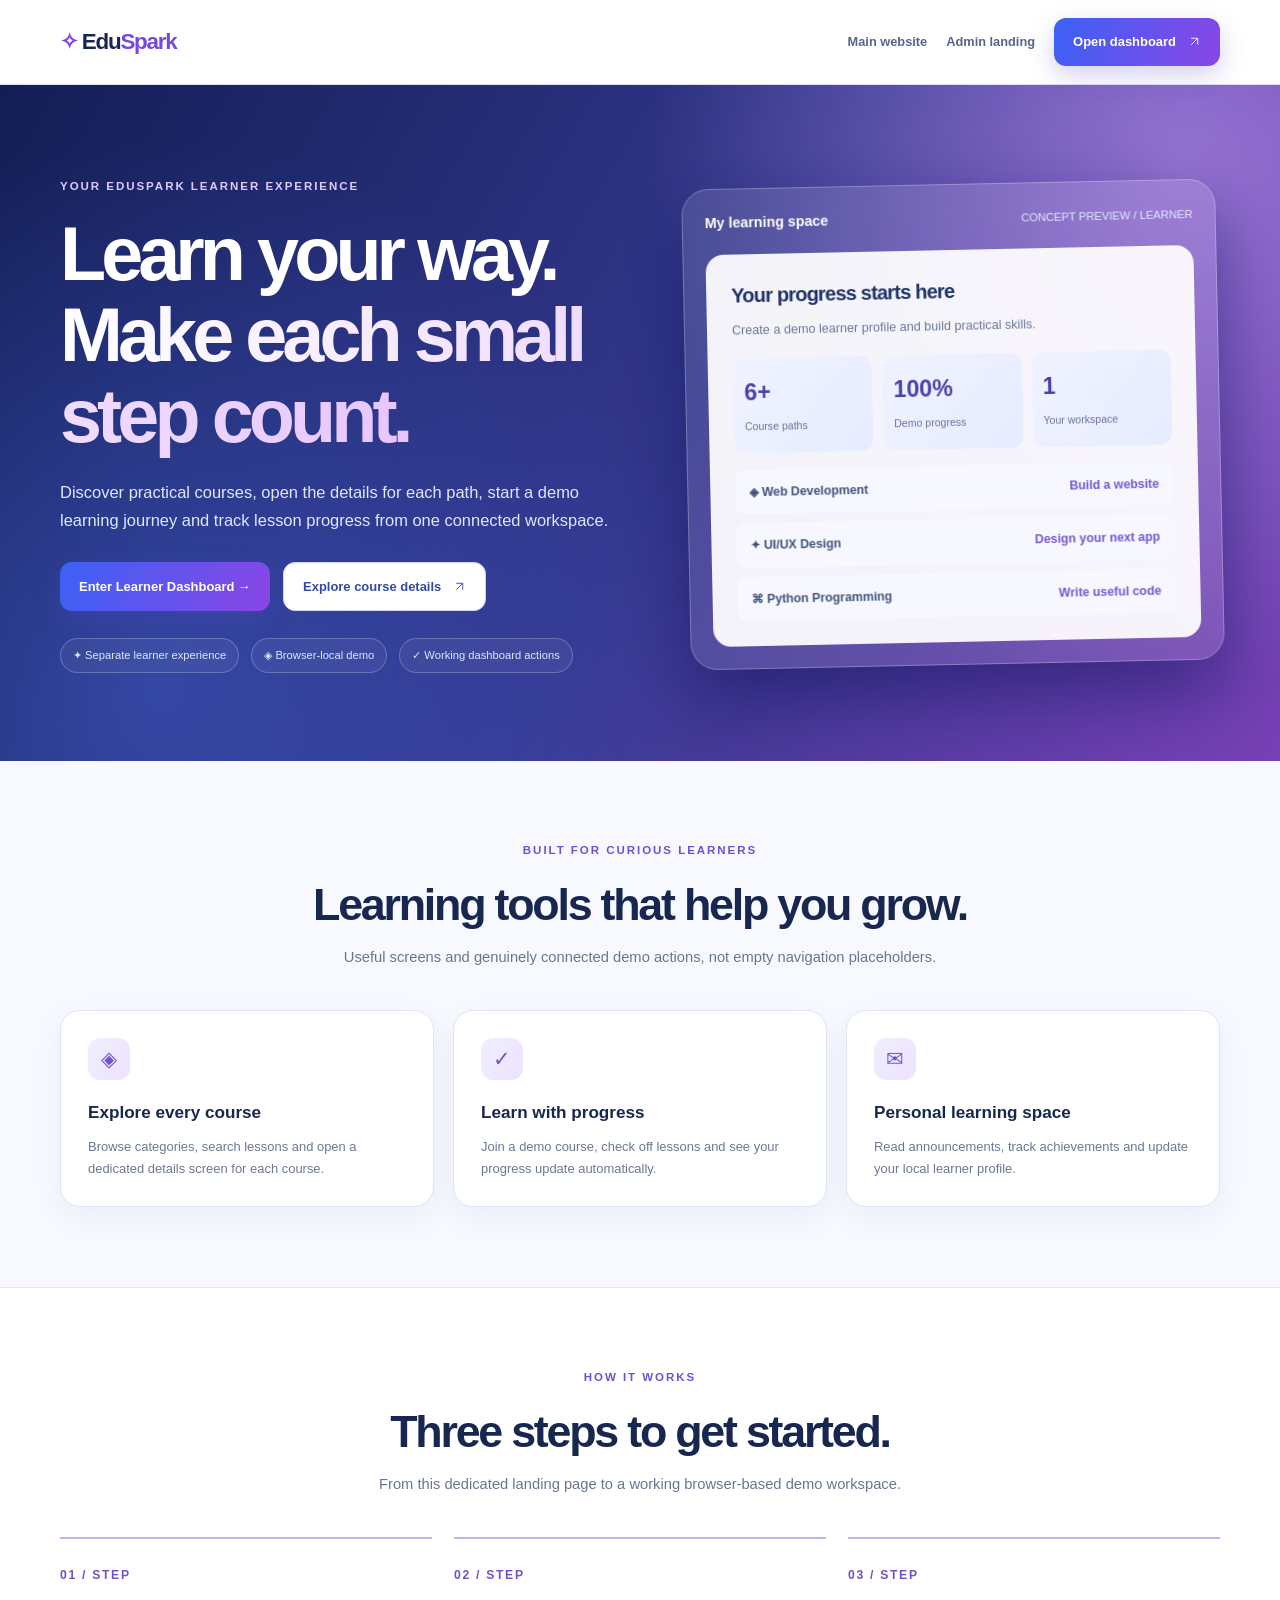
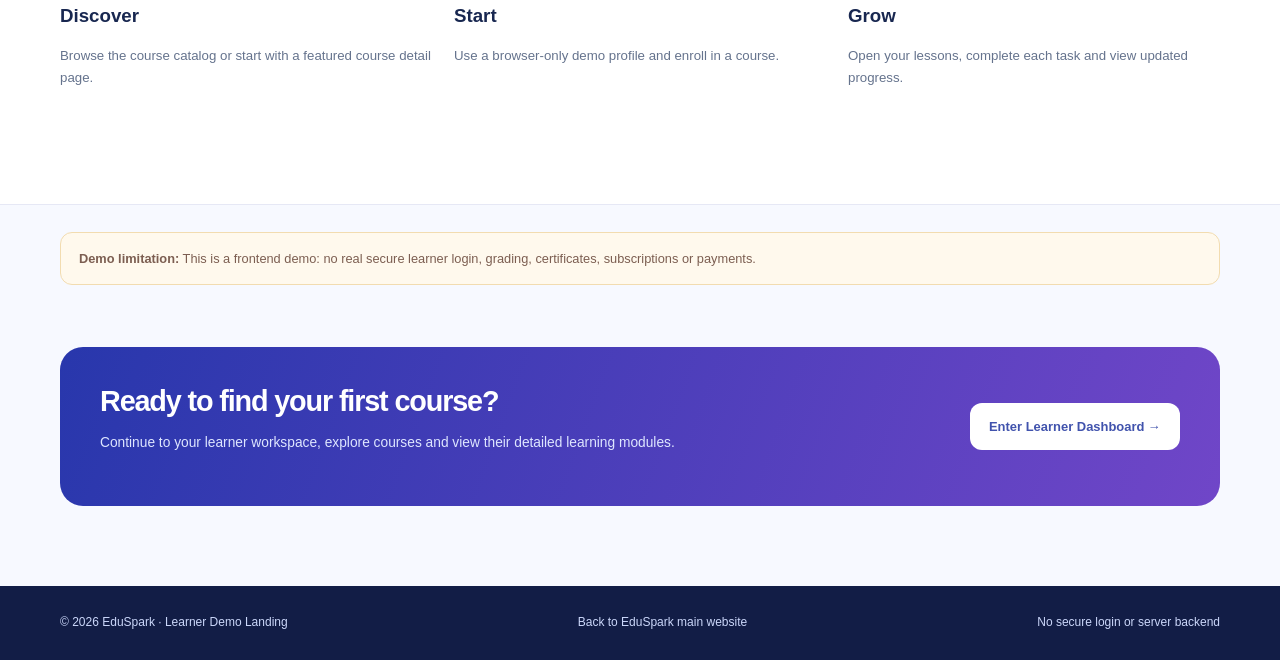
<file: WebDev-L1-LandingPage/apps/user/welcome.html>
<!doctype html>
<html lang="en"><head><meta charset="utf-8"><meta name="viewport" content="width=device-width,initial-scale=1">
<title>EduSpark Learner Landing Page</title>
<meta name="description" content="Dedicated EduSpark learner workspace landing page and guided demo launch.">
<link rel="stylesheet" href="../welcome.css"><link rel="icon" href="data:image/svg+xml,%3Csvg%20xmlns%3D%22http%3A%2F%2Fwww.w3.org%2F2000%2Fsvg%22%20viewBox%3D%220%200%2032%2032%22%3E%3Crect%20width%3D%2232%22%20height%3D%2232%22%20rx%3D%227%22%20fill%3D%22%232563eb%22%2F%3E%3Ctext%20x%3D%2216%22%20y%3D%2223%22%20text-anchor%3D%22middle%22%20fill%3D%22white%22%20font-family%3D%22Arial%2Csans-serif%22%20font-size%3D%2221%22%3EE%3C%2Ftext%3E%3C%2Fsvg%3E"></head>
<body class="learner">
<header class="topbar"><nav class="wrap" aria-label="Learner landing navigation"><a class="brand" href="../../index.html"><span class="star">✧</span> Edu<b>Spark</b></a>
<div class="top-links"><a href="../../index.html">Main website</a><a href="../admin/welcome.html">Admin landing</a><a class="btn" href="index.html">Open dashboard <svg width="13" height="13" viewBox="0 0 24 24" fill="none" stroke="currentColor" stroke-width="1.7" aria-hidden="true" style="display:inline-block;vertical-align:-.1em"><path d="M6 18 18 6M6 6h12v12"/></svg></a></div></nav></header>
<main><section class="hero"><div class="wrap grid">
<div><span class="eyebrow">YOUR EDUSPARK LEARNER EXPERIENCE</span><h1>Learn your way.<br><em>Make each small step count.</em></h1><p>Discover practical courses, open the details for each path, start a demo learning journey and track lesson progress from one connected workspace.</p>
<div class="hero-actions"><a class="btn" href="index.html">Enter Learner Dashboard →</a><a class="btn light" href="../../courses/web-development.html">Explore course details <svg width="13" height="13" viewBox="0 0 24 24" fill="none" stroke="currentColor" stroke-width="1.7" aria-hidden="true" style="display:inline-block;vertical-align:-.1em"><path d="M6 18 18 6M6 6h12v12"/></svg></a></div>
<div class="soft-meta"><span>✦ Separate learner experience</span><span>◈ Browser-local demo</span><span>✓ Working dashboard actions</span></div>
</div><div class="preview" aria-label="Preview of the Learner dashboard">
<div class="preview-head"><strong>My learning space</strong><span>CONCEPT PREVIEW / LEARNER</span></div>
<div class="preview-body"><h2>Your progress starts here</h2><p>Create a demo learner profile and build practical skills.</p>
<div class="mini-stats"><div class="mini-stat"><strong>6+</strong><span>Course paths</span></div><div class="mini-stat"><strong>100%</strong><span>Demo progress</span></div><div class="mini-stat"><strong>1</strong><span>Your workspace</span></div></div><div class="mini-list"><div class="mini-row"><strong>◈ Web Development</strong><span>Build a website</span></div><div class="mini-row"><strong>✦ UI/UX Design</strong><span>Design your next app</span></div><div class="mini-row"><strong>⌘ Python Programming</strong><span>Write useful code</span></div></div></div></div>
</div></section>
<section class="section" id="features"><div class="wrap"><div class="section-heading"><span class="eyebrow">BUILT FOR CURIOUS LEARNERS</span><h2>Learning tools that help you grow.</h2><p>Useful screens and genuinely connected demo actions, not empty navigation placeholders.</p></div><div class="feature-grid"><article class="feature"><span class="symbol" aria-hidden="true">◈</span><h3>Explore every course</h3><p>Browse categories, search lessons and open a dedicated details screen for each course.</p></article><article class="feature"><span class="symbol" aria-hidden="true">✓</span><h3>Learn with progress</h3><p>Join a demo course, check off lessons and see your progress update automatically.</p></article><article class="feature"><span class="symbol" aria-hidden="true">✉</span><h3>Personal learning space</h3><p>Read announcements, track achievements and update your local learner profile.</p></article></div></div></section>
<section class="section steps-section" id="how-it-works"><div class="wrap"><div class="section-heading"><span class="eyebrow">HOW IT WORKS</span><h2>Three steps to get started.</h2><p>From this dedicated landing page to a working browser-based demo workspace.</p></div><div class="steps"><article class="step"><span class="num">01 / STEP</span><h3>Discover</h3><p>Browse the course catalog or start with a featured course detail page.</p></article><article class="step"><span class="num">02 / STEP</span><h3>Start</h3><p>Use a browser-only demo profile and enroll in a course.</p></article><article class="step"><span class="num">03 / STEP</span><h3>Grow</h3><p>Open your lessons, complete each task and view updated progress.</p></article></div></div></section>
<section class="wrap"><div class="demo-note"><strong>Demo limitation:</strong> This is a frontend demo: no real secure learner login, grading, certificates, subscriptions or payments.</div>
<div class="callout"><div><h2>Ready to find your first course?</h2><p>Continue to your learner workspace, explore courses and view their detailed learning modules.</p></div><a class="btn" href="index.html">Enter Learner Dashboard →</a></div>
</section></main>
<footer><div class="wrap"><span>© 2026 EduSpark · Learner Demo Landing</span><a href="../../index.html">Back to EduSpark main website</a><span>No secure login or server backend</span></div></footer>
</body></html>
</file>
<file: WebDev-L1-LandingPage/styles.css>
/* EduSpark · original HTML/CSS-only education concept. */
:root {
  --blue: #2563eb;
  --navy: #0f172a;
  --purple: #7c3aed;
  --light: #f8fafc;
  --muted: #64748b;
  --border: #e2e8f0;
  --radius: 18px;
}
* { box-sizing: border-box; }
html { scroll-behavior: smooth; scroll-padding-top: 110px; }
body { margin: 0; color: var(--navy); background: #fff; font: 16px/1.65 Arial, Helvetica, sans-serif; }
a { color: inherit; text-decoration: none; }
a, button { -webkit-tap-highlight-color: transparent; touch-action: manipulation; }
a:focus-visible { outline: 3px solid #7c3aed; outline-offset: 5px; border-radius: 3px; }
h1, h2, h3, p { margin-top: 0; }
h1, h2, h3 { line-height: 1.16; }
h1, h2 { letter-spacing: -.045em; }
h2 { font-size: clamp(2rem, 3.4vw, 2.9rem); margin-bottom: 20px; }
h3 { font-size: 1.2rem; letter-spacing: -.025em; }
svg { display: inline-block; flex-shrink: 0; }
.icon { width: 24px; height: 24px; vertical-align: middle; }
.arrow { width: 19px; height: 19px; vertical-align: middle; }
.container { width: min(1160px, calc(100% - 64px)); margin-inline: auto; }
.section { padding-block: 100px; }
.eyebrow { font-size: .66rem; font-weight: 700; letter-spacing: .14em; line-height: 1.7; }
.section-kicker { color: var(--blue); margin-bottom: 16px; }
.skip-link { position: fixed; top: -100px; left: 16px; z-index: 100; background: var(--navy); color: white; padding: 12px 20px; }
.skip-link:focus { top: 12px; }
.button { display: inline-flex; justify-content: center; align-items: center; gap: 20px; padding: 15px 23px; border: 1px solid transparent; border-radius: 8px; background: var(--blue); color: white; font-size: .85rem; font-weight: 700; box-shadow: 0 5px 14px #2563eb18; transition: background .2s, transform .2s, box-shadow .2s; }
.button:hover { background: #1d4ed8; transform: translateY(-3px); box-shadow: 0 8px 22px #2563eb26; }
.button-small { padding: 10px 17px; font-size: .76rem; gap: 12px; }
.button-secondary { border-color: #dce3ed; background: white; color: var(--navy); box-shadow: none; }
.button-secondary:hover { background: #edf3ff; }
.logo { display: inline-flex; align-items: center; gap: 9px; font-size: 1.4rem; font-weight: 800; letter-spacing: -.055em; white-space: nowrap; }
.logo-blue { color: var(--blue); }
.logo-symbol { display: grid; place-items: center; width: 34px; height: 36px; color: white; background: var(--blue); border-radius: 10px 10px 10px 3px; }
.logo-symbol .icon { width: 22px; height: 22px; }
.site-header { position: sticky; top: 0; z-index: 20; background: #fffffffa; border-bottom: 1px solid #edf0f7; }
.navigation { display: flex; align-items: center; justify-content: space-between; gap: 25px; min-height: 85px; }
.nav-links { display: flex; gap: 27px; align-items: center; }
.nav-links a { font-size: .78rem; color: #475569; padding-block: 12px; transition: color .2s; }
.nav-links a:hover { color: var(--blue); text-decoration: underline; text-underline-offset: 7px; }
/* Hero and the static learning preview */
.hero { padding-top: 72px; background: radial-gradient(ellipse at 90% 40%, #edf0ff, transparent 48%), linear-gradient(180deg,#f8faff, #fff); overflow: clip; }
.hero-grid { display: grid; grid-template-columns: 1fr 1fr; gap: 56px; align-items: center; }
.hero-copy { padding-block: 35px 50px; min-width: 0; }
.pill { display: inline-flex; align-items: center; gap: 8px; font-size: .64rem; color: #365d9d; background: #eaf0fc; border: 1px solid #dce6fb; border-radius: 30px; padding: 6px 11px; margin-bottom: 25px; }
.pill-dot { width: 5px; height: 5px; background: var(--blue); border-radius: 50%; flex-shrink: 0; }
h1 { font-size: clamp(3rem, 4.5vw, 4.15rem); margin-bottom: 26px; line-height: 1.1; }
h1 > span:not(.title-dot) { color: var(--blue); }
.title-dot { color: var(--purple); }
.hero-description { font-size: 1rem; color: #596b83; max-width: 450px; margin-bottom: 28px; }
.hero-actions { display: flex; flex-wrap: wrap; gap: 13px; }
.hero-notes { display: flex; gap: 23px; margin-top: 27px; font-size: .66rem; color: #596b83; }
.hero-notes .icon { width: 14px; height: 14px; color: var(--blue); margin-right: 3px; }
.learning-scene { position: relative; padding: 22px 12px 25px; min-width: 0; }
.scene-orbit { position: absolute; border: 1px solid #e0e4fa; border-radius: 50%; width: 110%; aspect-ratio: 1; left: -5%; top: -3%; pointer-events: none; }
.orbit-two { width: 126%; left: -13%; top: -10%; border-style: dashed; }
.dashboard { background: white; border: 1px solid #dce3f3; border-radius: 16px; box-shadow: 0 20px 65px #344d9d17; transform: rotate(-2deg); position: relative; }
.dashboard-top { display: flex; align-items: center; justify-content: space-between; gap: 10px; padding: 15px 20px; border-bottom: 1px solid #edf0f5; }
.dashboard-brand { font-size: .65rem; font-weight: 700; }
.dashboard-brand .icon { width: 18px; height: 18px; color: var(--blue); margin-right: 5px; }
.demo-label { font-size: .44rem; letter-spacing: .08em; color: #64748b; }
.dashboard-body { padding: 23px; }
.dashboard-welcome { display: flex; align-items: center; justify-content: space-between; gap: 15px; }
.dashboard-welcome .eyebrow { font-size: .44rem; color: var(--muted); margin-bottom: 7px; }
.dashboard-welcome h2 { font-size: 1.25rem; letter-spacing: -.035em; margin: 0 0 19px; }
.dashboard-avatar { background: #f0edff; color: var(--purple); padding: 8px; border-radius: 10px; }
.dashboard-avatar .icon { width: 21px; }
.lesson-art { position: relative; background: #eaf0ff; padding: 18px; border-radius: 9px; min-height: 170px; overflow: hidden; }
.lesson-tag { position: relative; font-size: .44rem; font-weight: 700; color: #4669ae; letter-spacing: .1em; z-index: 1; }
.code-illustration { color: var(--blue); line-height: 1; padding: 15px 0 5px 14px; position: relative; z-index: 1; }
.code-illustration > span { font-family: monospace; font-size: 1.1rem; }
.code-illustration strong { display: block; font-size: 2.8rem; letter-spacing: -.06em; margin-top: 8px; }
.code-illustration strong span { font-weight: 400; color: #8c9ed0; font-family: monospace; font-size: 1.5rem; }
.play-icon { position: absolute; width: 43px; height: 43px; display: grid; place-items: center; background: white; color: var(--blue); border-radius: 50%; right: 30px; top: 75px; box-shadow: 0 8px 20px #2563eb16; z-index: 1; }
.art-grid { position: absolute; width: 170px; height: 170px; right: -45px; top: 0; border: 25px solid #d8e1fc; border-radius: 45px; transform: rotate(30deg); }
.lesson-meta { display: flex; justify-content: space-between; align-items: center; gap: 14px; margin-top: 20px; }
.lesson-meta h3 { font-size: .9rem; margin-bottom: 4px; }
.lesson-meta p { font-size: .56rem; color: var(--muted); margin: 0; }
.lesson-step { font-size: .55rem; color: var(--muted); white-space: nowrap; }
.progress-heading { display: flex; justify-content: space-between; font-size: .54rem; margin-top: 20px; color: var(--muted); }
.progress-heading strong { color: var(--blue); }
.progress-track { height: 5px; background: #edf1f9; border-radius: 10px; margin-top: 8px; }
.progress-track > span { display: block; height: 100%; width: 25%; background: var(--blue); border-radius: inherit; }
.next-lesson { display: flex; align-items: center; gap: 10px; background: var(--light); padding: 12px; border-radius: 7px; margin-top: 20px; }
.next-check { color: #4669ae; width: 26px; height: 26px; background: #e8effc; display: grid; place-items: center; border-radius: 50%; }
.next-check .icon { width: 14px; height: 14px; }
.next-lesson strong { font-size: .58rem; display: block; }
.next-lesson div > span { font-size: .5rem; color: var(--muted); display: block; }
.next-lesson > .arrow { width: 15px; margin-left: auto; color: #6484b6; }
.floating-card { display: flex; align-items: center; gap: 10px; position: absolute; background: white; border: 1px solid #e2e7f5; box-shadow: 0 8px 30px #3d4c8c12; border-radius: 11px; padding: 13px 16px; font-size: .6rem; }
.floating-card strong { display: block; }
.floating-card div > span { font-size: .52rem; color: var(--muted); }
.floating-skill { top: 81px; right: -24px; transform: rotate(3deg); }
.float-icon { background: #f0eaff; color: var(--purple); padding: 7px; border-radius: 8px; }
.float-icon .icon { width: 20px; height: 20px; }
.floating-note { bottom: 0; left: -25px; transform: rotate(-4deg); }
.spark-note { background: #eaf1ff; padding: 8px; border-radius: 50%; color: var(--blue); }
.spark-note .icon { width: 22px; height: 22px; }
.hero-baseline { display: flex; justify-content: space-between; align-items: center; gap: 20px; padding-block: 30px; border-top: 1px solid #e3e9f3; margin-top: 50px; }
.hero-baseline .eyebrow { color: #506385; }
.hero-baseline > span:last-child { font-size: .68rem; color: var(--muted); }
.hero-baseline > span:last-child > span { margin-left: 20px; }
/* Course previews */
.section-heading { display: flex; justify-content: space-between; gap: 45px; align-items: end; margin-bottom: 38px; }
.section-heading h2 { margin-bottom: 0; }
.section-heading > p { max-width: 315px; color: var(--muted); font-size: .9rem; margin-bottom: 3px; }
.course-grid { display: grid; grid-template-columns: repeat(3,minmax(0,1fr)); gap: 24px; }
.course-card { border: 1px solid var(--border); border-radius: var(--radius); overflow: hidden; transition: transform .2s, box-shadow .2s; }
.course-card:hover { transform: translateY(-5px); box-shadow: 0 15px 35px #0f172a0a; }
.course-art { height: 224px; padding: 21px; position: relative; overflow: hidden; display: flex; flex-direction: column; }
.course-number, .art-caption { font-size: .48rem; letter-spacing: .13em; font-weight: bold; position: relative; z-index: 1; }
.art-caption { margin-top: auto; }
.web-art { background: #e8efff; color: #365baf; }
.mini-browser { width: 175px; height: 120px; border: 1px solid #b9caf2; border-radius: 9px; background: #fff; margin: 12px auto; box-shadow: 8px 8px 0 #cedcfa; transform: rotate(-6deg); }
.browser-dots { display: flex; gap: 4px; padding: 9px; border-bottom: 1px solid #e2e8f0; }
.browser-dots i { width: 4px; height: 4px; border-radius: 50%; background: #a8bfee; }
.browser-content { display: flex; gap: 15px; padding: 17px 15px; align-items: center; }
.browser-content > span { display: grid; place-items: center; width: 55px; height: 49px; border-radius: 6px; background: var(--blue); color: white; font-size: 1.4rem; font-weight: bold; }
.browser-content > div { flex: 1; }
.browser-content b { height: 5px; background: #d5e1fa; display: block; margin-block: 6px; border-radius: 4px; }
.browser-content b:last-child { width: 60%; }
.design-art { background: #efe9fd; color: #7146b0; }
.design-visual { position: relative; width: 190px; height: 140px; margin: auto; }
.design-window { width: 122px; height: 112px; background: white; border: 1px solid #c8b1eb; border-radius: 9px; position: absolute; top: 10px; left: 20px; transform: rotate(-7deg); padding: 12px; box-shadow: 7px 7px 0 #ded2f4; }
.design-window > span { height: 7px; width: 40px; display: block; background: #d2bef1; border-radius: 4px; }
.design-window > i { display: block; height: 36px; background: #e6def5; border-radius: 5px; margin-top: 12px; }
.design-window > b { display: block; height: 7px; width: 50px; background: #9f7cd4; border-radius: 4px; margin-top: 10px; }
.palette { background: white; padding: 8px; border: 1px solid #d7c9ee; border-radius: 7px; display: flex; gap: 5px; position: absolute; right: 0; bottom: 18px; transform: rotate(7deg); }
.palette i { width: 20px; height: 25px; background: #7c3aed; border-radius: 3px; }
.palette i:nth-child(2) { background: #bda4ef; }
.palette i:nth-child(3) { background: #e7dbfb; }
.design-cursor { position: absolute; right: 0; top: 15px; font-size: 2.3rem; }
.python-art { background: #e5f3f2; color: #266963; }
.python-visual { background: #154a46; width: min(235px,100%); border-radius: 9px; margin: 17px auto; padding: 12px; box-shadow: 6px 6px 0 #c6e6df; transform: rotate(-4deg); }
.terminal-top { display: flex; gap: 4px; margin-bottom: 12px; }
.terminal-top i { width: 4px; height: 4px; border-radius: 50%; background: #81b2a9; }
.python-visual code { color: #edf9f6; font-size: .6rem; line-height: 1.8; white-space: nowrap; }
.python-visual code span { color: #b4dca8; }
.python-visual code b { color: #8dc6bd; }
.python-visual code em { color: #afdec9; font-style: normal; }
.course-body { padding: 25px; }
.level { display: inline-block; border: 1px solid #dce5f6; background: #f2f6fd; border-radius: 5px; padding: 2px 8px; font-size: .58rem; color: #47608f; margin-bottom: 14px; }
.course-body h3 { margin-bottom: 10px; }
.course-body > p { font-size: .84rem; color: var(--muted); min-height: 3.3em; }
.course-link { border-top: 1px solid #edf0f5; padding-top: 17px; display: flex; align-items: center; justify-content: space-between; gap: 10px; font-size: .72rem; font-weight: bold; color: var(--blue); }
.course-link:hover { color: #173ba0; }
.section-note { text-align: center; color: var(--muted); font-size: .67rem; margin: 24px 0 0; }
/* Features, learning steps, and platform concept */
.features-section { background: var(--light); border-block: 1px solid #edf1f7; }
.centered { display: block; text-align: center; }
.centered > p { max-width: 550px; margin: 16px auto 0; }
.centered > .section-kicker { margin-top: 0; margin-bottom: 16px; color: var(--blue); font-size: .66rem; }
.features-grid { display: grid; grid-template-columns: repeat(4,minmax(0,1fr)); gap: 22px; margin-top: 46px; }
.feature-card { background: white; padding: 27px 23px; border: 1px solid #e5eaf3; border-radius: 13px; }
.feature-icon { display: grid; place-items: center; width: 43px; height: 43px; background: #edf3ff; color: var(--blue); border-radius: 11px; margin-bottom: 25px; }
.feature-card:nth-child(even) .feature-icon { background: #f2ecfe; color: var(--purple); }
.feature-card h3 { font-size: 1.05rem; line-height: 1.35; }
.feature-card p { font-size: .8rem; color: var(--muted); margin-bottom: 0; }
.steps { padding: 0; margin: 50px 0 0; list-style: none; display: grid; grid-template-columns: repeat(3,minmax(0,1fr)); gap: 50px; }
.steps li { position: relative; }
.steps li:not(:last-child)::after { content: ''; position: absolute; top: 24px; left: 70px; right: -20px; border-top: 1px dashed #cdd9ee; }
.step-number { width: 49px; height: 49px; display: grid; place-items: center; color: var(--blue); border: 1px solid #d8e4fc; border-radius: 50%; background: #f4f7ff; font-size: .8rem; font-weight: bold; margin-bottom: 24px; }
.steps h3 { font-size: 1.1rem; }
.steps p { color: var(--muted); font-size: .86rem; }
.about-section { background: #f5f7ff; }
.about-grid { display: grid; grid-template-columns: 1fr 1fr; gap: 85px; align-items: center; }
.about-art { background: #e7edff; min-height: 430px; border-radius: var(--radius); padding: 30px; position: relative; overflow: hidden; }
.art-eyebrow { font-size: .49rem; letter-spacing: .13em; color: #4965a0; font-weight: 700; }
.book-stack { position: relative; height: 240px; max-width: 330px; margin: auto; }
.book { position: absolute; width: 230px; height: 64px; border-radius: 7px 12px 12px 7px; display: flex; align-items: center; justify-content: space-between; padding: 20px; font-size: .7rem; letter-spacing: .22em; font-weight: bold; box-shadow: 0 6px 20px #2a448815; }
.book-one { background: #315bd0; color: white; top: 140px; left: 12px; transform: rotate(-8deg); }
.book-two { background: #c7b7f1; color: #493381; top: 87px; left: 50px; transform: rotate(6deg); }
.book-three { background: #fafbff; color: var(--blue); top: 30px; left: 25px; transform: rotate(-6deg); }
.about-spark { position: absolute; right: 25px; top: 60px; color: #7c3aed; transform: rotate(10deg); }
.about-spark .icon { width: 40px; height: 40px; }
.about-art > p { font-size: 1.6rem; font-weight: bold; line-height: 1.2; letter-spacing: -.04em; margin: 20px 0 0; color: #37518c; }
.about-art > p > em { font-family: Georgia,serif; font-weight: 400; color: #6b64a6; }
.about-copy > p:not(.eyebrow) { color: #586b87; font-size: .9rem; }
.concept-note { display: flex; align-items: start; gap: 13px; border-top: 1px solid #dce4fa; padding-top: 22px; margin-top: 25px; }
.concept-note > .icon { color: var(--blue); width: 22px; margin-top: 3px; }
.concept-note p { font-size: .75rem; color: #586b87; margin: 0; }
.concept-note strong { display: block; color: #354669; margin-bottom: 5px; }
/* Sample learner journeys: these are examples, not testimonials. */
.experience-grid { display: grid; grid-template-columns: repeat(3,minmax(0,1fr)); gap: 24px; }
.experience-card { padding: 28px; border: 1px solid #e1e7f1; border-radius: var(--radius); background: #fbfcff; scroll-margin-top: 110px; }
.experience-icon { display: block; color: var(--blue); margin-bottom: 30px; }
.experience-card > .eyebrow { color: #526eaa; font-size: .53rem; margin-bottom: 15px; }
.experience-card h3 { font-size: 1.25rem; }
.experience-card > p:not(.eyebrow) { color: var(--muted); font-size: .83rem; }
.path-tags { display: flex; flex-wrap: wrap; gap: 7px; margin-block: 25px; }
.path-tags span { font-size: .55rem; border: 1px solid #dce4f2; border-radius: 5px; background: white; padding: 3px 8px; color: #536b95; }
.example-label { display: block; border-top: 1px solid #e1e7f1; padding-top: 17px; font-size: .47rem; letter-spacing: .07em; color: #60708c; }
.experience-card:nth-child(2) { background: #fcfaff; }
.experience-card:nth-child(2) .experience-icon { color: var(--purple); }
.experience-card:nth-child(3) { background: #f7fcfb; }
.experience-card:nth-child(3) .experience-icon { color: #28796f; }
/* Final invitation and contact */
.final-cta { background: linear-gradient(115deg, #244fca, #3e4cce 60%, #6545cd); color: white; text-align: center; overflow: hidden; }
.cta-inner { padding-block: 75px; position: relative; }
.cta-inner > .eyebrow { font-size: .6rem; color: #dce5ff; }
.cta-inner h2 { font-size: clamp(2rem,3.5vw,3rem); max-width: 620px; margin: 20px auto; position: relative; }
.cta-inner > p:not(.eyebrow) { max-width: 500px; margin: 0 auto 28px; color: #e4eaff; font-size: .9rem; }
.button-white { background: white; color: #244bc0; }
.button-white:hover { background: #eef2ff; }
.cta-decoration { position: absolute; right: 0; top: 55px; color: #ffffff0f; transform: rotate(15deg); }
.cta-decoration .icon { width: 230px; height: 230px; }
.site-footer { background: #f8fafc; padding: 60px 0 25px; }
.footer-grid { display: grid; grid-template-columns: 1.6fr .8fr 1.2fr; gap: 70px; padding-bottom: 45px; }
.footer-brand > p { font-size: .8rem; color: var(--muted); margin: 20px 0 12px; }
.footer-tagline { font-size: .63rem; color: #536a91; }
.footer-grid h2 { font-size: .8rem; margin-bottom: 19px; letter-spacing: 0; }
.footer-grid > div:not(.footer-brand) > a { display: block; font-size: .75rem; color: #53627a; margin: 8px 0; width: fit-content; }
.footer-grid a:hover { color: var(--blue); }
.footer-contact > p { font-size: .75rem; color: #53627a; margin-bottom: 8px; }
.footer-contact > .contact-placeholder { font-size: .62rem; color: #64748b; }
.placeholder-email { overflow-wrap: anywhere; }
.footer-contact .arrow { width: 14px; height: 14px; }
.footer-bottom { display: flex; justify-content: space-between; gap: 20px; padding-top: 24px; border-top: 1px solid var(--border); font-size: .6rem; color: #64748b; }
.footer-bottom a { white-space: nowrap; }
/* Responsive layouts maintain a visible, CSS-only navigation. */
@media (min-width:1600px) { .hero { padding-top: 90px; } .hero-grid { gap: 75px; } }
@media (max-width:1100px) {
  .hero-grid { gap: 30px; }
  .hero-actions { gap: 10px; }
  .hero-actions .button { padding: 13px 16px; gap: 12px; font-size: .78rem; }
  .floating-skill { right: -5px; }
  .floating-note { left: -5px; }
  .features-grid { gap: 15px; }
  .feature-card { padding: 23px 20px; }
  .about-grid { gap: 45px; }
  .book-stack { transform: scale(.9); transform-origin: center; }
  .footer-grid { gap: 40px; }
}
@media (max-width:900px) {
  .container { width: calc(100% - 48px); }
  .navigation { gap: 20px; flex-wrap: wrap; padding-block: 15px; }
  .nav-links { order: 3; width: 100%; justify-content: center; gap: 35px; }
  .nav-links a { padding-block: 4px; }
  html { scroll-padding-top: 150px; }
  .experience-card { scroll-margin-top: 150px; }
  .hero { padding-top: 30px; }
  .hero-grid { grid-template-columns: 1fr; gap: 10px; }
  .hero-copy { max-width: 620px; padding-bottom: 20px; }
  h1 { font-size: 3.8rem; }
  .learning-scene { width: min(500px,90%); margin: 20px auto 10px; }
  .hero-description { max-width: 530px; }
  .hero-baseline { margin-top: 40px; }
  .section { padding-block: 75px; }
  .course-grid { gap: 15px; }
  .course-body { padding: 20px 16px; }
  .course-body h3 { font-size: 1.05rem; }
  .course-body > p { font-size: .77rem; min-height: 5em; }
  .course-link { font-size: .64rem; }
  .course-art { padding: 15px; height: 200px; }
  .mini-browser { width: 145px; height: 115px; margin-top: 15px; }
  .design-visual { transform: scale(.85); transform-origin: center; margin-left: -2px; }
  .python-visual { padding: 8px; margin-top: 22px; }
  .python-visual code { font-size: .45rem; }
  .features-grid { grid-template-columns: repeat(2,minmax(0,1fr)); }
  .steps { gap: 28px; }
  .steps h3 { font-size: 1rem; }
  .steps p { font-size: .78rem; }
  .about-grid { grid-template-columns: 1fr; gap: 35px; }
  .about-art { min-height: 380px; max-width: 520px; width: 100%; margin-inline: auto; }
  .about-art > p { margin-top: 0; }
  .book-stack { transform: none; }
  .experience-grid { gap: 15px; }
  .experience-card { padding: 23px 17px; }
  .experience-card h3 { font-size: 1.1rem; }
  .experience-card > .eyebrow { font-size: .45rem; }
  .footer-grid { grid-template-columns: 1.2fr .7fr 1.2fr; gap: 30px; }
}
@media (max-width:600px) {
  .container { width: calc(100% - 40px); }
  .navigation { gap: 12px; padding-block: 13px; }
  .logo { font-size: 1.2rem; gap: 7px; }
  .logo-symbol { width: 30px; height: 32px; border-radius: 8px 8px 8px 3px; }
  .logo-symbol .icon { width: 20px; height: 20px; }
  .button-small { padding: 8px 11px; gap: 8px; font-size: .65rem; }
  .button-small .arrow { width: 15px; height: 15px; }
  .nav-links { gap: 0; justify-content: space-between; }
  .nav-links a { font-size: .69rem; padding-block: 5px; }
  html { scroll-padding-top: 135px; }
  .experience-card { scroll-margin-top: 135px; }
  .hero { padding-top: 25px; }
  .hero-copy { padding-top: 15px; }
  .pill { font-size: .54rem; padding: 6px 9px; gap: 6px; margin-bottom: 22px; }
  h1 { font-size: clamp(2.6rem,10vw,3.5rem); }
  .hero-description { font-size: .91rem; margin-bottom: 25px; }
  .hero-actions .button { padding: 13px 14px; font-size: .73rem; gap: 11px; }
  .hero-notes { gap: 17px; font-size: .57rem; margin-top: 23px; }
  .hero-notes .icon { width: 12px; height: 12px; }
  .learning-scene { width: 100%; padding: 18px 7px 30px; margin-top: 30px; }
  .dashboard { transform: none; }
  .dashboard-top { padding: 13px; }
  .dashboard-brand { font-size: .57rem; }
  .dashboard-brand .icon { width: 15px; height: 15px; }
  .demo-label { font-size: .37rem; }
  .dashboard-body { padding: 16px; }
  .dashboard-welcome h2 { font-size: 1.1rem; }
  .dashboard-welcome .eyebrow { font-size: .39rem; }
  .dashboard-avatar { padding: 5px; }
  .dashboard-avatar .icon { width: 18px; height: 18px; }
  .lesson-art { min-height: 150px; padding: 13px; }
  .lesson-tag { font-size: .38rem; }
  .code-illustration strong { font-size: 2.4rem; }
  .play-icon { width: 37px; height: 37px; right: 17px; top: 70px; }
  .floating-skill { top: -7px; right: 0; padding: 8px 11px; gap: 8px; }
  .floating-skill strong { font-size: .53rem; }
  .floating-skill div > span { font-size: .47rem; }
  .float-icon { padding: 5px; }
  .float-icon .icon { width: 17px; height: 17px; }
  .floating-note { bottom: 0; left: 10px; padding: 9px 12px; }
  .floating-note > span:last-child { font-size: .53rem; }
  .hero-baseline { display: block; padding-block: 23px; margin-top: 25px; }
  .hero-baseline .eyebrow { display: block; font-size: .55rem; margin-bottom: 8px; }
  .hero-baseline > span:last-child { font-size: .6rem; }
  .section { padding-block: 60px; }
  h2 { font-size: 2rem; }
  .section-kicker { font-size: .56rem; }
  .section-heading { display: block; margin-bottom: 30px; }
  .section-heading > p { font-size: .85rem; margin: 20px 0 0; max-width: none; }
  .centered > .section-kicker { font-size: .55rem; margin: 0 0 16px; }
  .centered > p { margin-top: 16px; }
  .course-grid { grid-template-columns: 1fr; gap: 23px; }
  .course-art { height: 220px; padding: 20px; }
  .course-number, .art-caption { font-size: .48rem; }
  .mini-browser { width: 175px; height: 120px; margin: 12px auto; }
  .design-visual { transform: none; margin: auto; }
  .python-visual { padding: 12px; margin: 17px auto; }
  .python-visual code { font-size: .6rem; }
  .course-body { padding: 24px; }
  .course-body h3 { font-size: 1.2rem; }
  .course-body > p { min-height: 0; font-size: .84rem; }
  .course-link { font-size: .72rem; }
  .section-note { text-align: left; font-size: .65rem; }
  .features-grid { grid-template-columns: 1fr; gap: 15px; margin-top: 30px; }
  .feature-card { padding: 25px; }
  .feature-icon { margin-bottom: 18px; }
  .feature-card h3 { font-size: 1.1rem; }
  .feature-card p { font-size: .84rem; }
  .steps { grid-template-columns: 1fr; gap: 26px; margin-top: 35px; }
  .steps li { padding-left: 70px; }
  .steps li:not(:last-child)::after { top: 58px; bottom: -10px; left: 24px; right: auto; border-top: none; border-left: 1px dashed #cdd9ee; }
  .step-number { position: absolute; left: 0; top: 0; }
  .steps h3 { font-size: 1.1rem; margin-bottom: 12px; }
  .steps p { font-size: .84rem; margin: 0; }
  .about-art { min-height: 365px; padding: 24px; }
  .book-stack { transform: scale(.85); transform-origin: top left; width: 300px; height: 220px; }
  .book { width: 220px; }
  .book-two { left: 35px; }
  .about-art > p { font-size: 1.45rem; margin-top: 10px; }
  .about-spark { right: 15px; top: 55px; }
  .about-spark .icon { width: 30px; height: 30px; }
  .art-eyebrow { font-size: .43rem; }
  .experience-grid { grid-template-columns: 1fr; gap: 20px; }
  .experience-card { padding: 27px; }
  .experience-card h3 { font-size: 1.3rem; }
  .experience-card > .eyebrow { font-size: .53rem; }
  .experience-icon { margin-bottom: 22px; }
  .experience-card > p:not(.eyebrow) { font-size: .86rem; }
  .example-label { font-size: .47rem; }
  .cta-inner { padding-block: 60px; }
  .cta-inner > .eyebrow { font-size: .5rem; }
  .cta-inner h2 { font-size: 2.2rem; }
  .cta-decoration { right: -50px; top: 30px; }
  .cta-decoration .icon { width: 160px; height: 160px; }
  .site-footer { padding-top: 45px; }
  .footer-grid { grid-template-columns: 1fr 1fr; gap: 30px; padding-bottom: 30px; }
  .footer-brand { grid-column: 1 / -1; }
  .footer-contact > p { font-size: .69rem; }
  .footer-grid > div:not(.footer-brand) > a { font-size: .69rem; }
  .footer-bottom { flex-direction: column; gap: 10px; }
}
@media (prefers-reduced-motion: reduce) {
  html { scroll-behavior: auto; }
  *, *::before, *::after { transition: none !important; animation: none !important; }
}
/* Keep decorative artwork independent of captions and lesson copy. */
.design-cursor { width: 30px; height: 30px; }
.course-art .art-caption { position: absolute; left: 21px; bottom: 17px; }
.python-visual { height: 130px; flex-shrink: 0; margin-top: 12px; }
.learning-scene { padding-bottom: 50px; }
@media (max-width:900px) and (min-width:601px) {
  .python-visual { height: 112px; margin-top: 10px; }
  .course-art .art-caption { left: 15px; bottom: 14px; font-size: .4rem; }
}
@media (max-width:600px) { .learning-scene { padding-bottom: 60px; } }

/* EduSpark premium desktop direction: gradient surfaces, luminous hero and polished cards. */
:root{--blue:#3154f4;--purple:#823af3;--navy:#101c42;--light:#f7f8ff;--border:#e3e8fb}
body{background:#fff;color:var(--navy);font-family:Inter,"Segoe UI",Arial,sans-serif}
.site-header{background:#ffffffed;backdrop-filter:blur(18px);box-shadow:0 8px 35px #273c8510}
.logo-symbol{background:linear-gradient(135deg,var(--blue),var(--purple));box-shadow:0 6px 20px #633ae340}
.logo-blue,h1>span:not(.title-dot){color:#673ae9}
.button{background:linear-gradient(110deg,#244ff4,#8435ed);border-radius:12px;box-shadow:0 9px 24px #5935d735}
.button:hover{background:linear-gradient(110deg,#173de0,#6926cf);box-shadow:0 14px 32px #5935d745}
.button-secondary{background:#fff;color:#5132d8;border:1px solid #8b6cf0;box-shadow:none}
.button-secondary:hover{background:#f6f2ff}
.hero{background:radial-gradient(ellipse at 72% 22%,#c5baff9c,transparent 48%),radial-gradient(ellipse at 0 75%,#dce9ff,transparent 47%),linear-gradient(120deg,#fbfdff,#f4f1ff 65%,#eef3ff)}
.hero h1{font-size:clamp(3rem,5vw,4.6rem)}
.pill{background:#f0e9ff;color:#6637da;border-color:#e4dbff}
.learning-scene{filter:drop-shadow(0 18px 32px #4f36b71a)}
.scene-orbit{border-color:#c9bbf5}
.dashboard{border-radius:24px;box-shadow:0 25px 75px #3e30a42a}
.floating-card{border-radius:16px;box-shadow:0 14px 38px #44319d24}
.course-card{background:white;border-radius:21px;box-shadow:0 8px 24px #2538690f}
.course-card:hover{box-shadow:0 22px 44px #3549a224}
.web-art{background:linear-gradient(140deg,#d2f0ff,#d6ddff)}
.design-art{background:linear-gradient(135deg,#efe2ff,#d7ccff)}
.python-art{background:linear-gradient(135deg,#e0f5ff,#d9e8fd)}
.feature-card{border-radius:20px;box-shadow:0 10px 22px #1f27610e}
.features-section{background:linear-gradient(180deg,#fafbff,#f3f5ff)}
@media(max-width:700px){.hero{background:linear-gradient(145deg,#f7f9ff,#f2edff)}.course-card,.feature-card{border-radius:16px}}

/* Final refinement: translucent learning surfaces and consistent premium CTAs. */
.dashboard { background:linear-gradient(135deg,#ffffffed,#f8f7ffdc); backdrop-filter:blur(14px); border-color:#ffffff; }
.floating-card { background:#fffffff0; backdrop-filter:blur(12px); }
.button-white { background:#fff; color:#244bc0; border-color:#fff; }
.button-white:hover { background:#eef2ff; color:#18338b; }
.button-secondary { color:#5132b1; }
.course-link { border-radius:3px; }
.course-link:hover .arrow { transform:translateX(3px); }
.course-link .arrow { transition:transform .2s; }
@media(prefers-reduced-motion:reduce) { .course-link .arrow { transition:none; } }


/* V2: native HTML/CSS-only interactive learning explorer, planner and FAQ */
.course-explorer{position:relative}
.course-filter-radio,.study-plan-radio{position:absolute;width:1px;height:1px;opacity:0;clip-path:inset(50%);white-space:nowrap}
.course-filters{display:flex;flex-wrap:wrap;align-items:center;gap:9px;margin:0 0 27px}
.course-filters>span,.study-pace-controls>span{font-size:.73rem;color:#52648b;font-weight:700;letter-spacing:.02em;margin-right:7px}
.course-filters label,.study-pace-controls label{cursor:pointer;user-select:none;border-radius:999px;background:#f7f8ff;color:#46557d;border:1px solid #d9def6;padding:9px 16px;font-size:.76rem;font-weight:700;transition:background .18s,transform .18s,border .18s}
.course-filters label:hover,.study-pace-controls label:hover{transform:translateY(-2px);border-color:#9c92ee}
#track-all:checked ~ .course-filters label[for="track-all"],
#track-web:checked ~ .course-filters label[for="track-web"],
#track-design:checked ~ .course-filters label[for="track-design"],
#track-code:checked ~ .course-filters label[for="track-code"],
#pace-15:checked ~ .study-pace-controls label[for="pace-15"],
#pace-30:checked ~ .study-pace-controls label[for="pace-30"],
#pace-60:checked ~ .study-pace-controls label[for="pace-60"]{background:linear-gradient(115deg,#365df5,#853de9);border-color:transparent;color:white;box-shadow:0 6px 16px #6754cc40}
#track-web:checked ~ .course-grid [data-track]:not([data-track="web"]),
#track-design:checked ~ .course-grid [data-track]:not([data-track="design"]),
#track-code:checked ~ .course-grid [data-track]:not([data-track="code"]){display:none}
#track-all:focus-visible ~ .course-filters label[for="track-all"],
#track-web:focus-visible ~ .course-filters label[for="track-web"],
#track-design:focus-visible ~ .course-filters label[for="track-design"],
#track-code:focus-visible ~ .course-filters label[for="track-code"],
#pace-15:focus-visible ~ .study-pace-controls label[for="pace-15"],
#pace-30:focus-visible ~ .study-pace-controls label[for="pace-30"],
#pace-60:focus-visible ~ .study-pace-controls label[for="pace-60"]{outline:3px solid #735ae8;outline-offset:4px}
.course-outline{margin-top:17px;border-top:1px solid #e6e8f3;padding:15px 0 0}
.course-outline summary{font-size:.75rem;color:#5738ad;font-weight:750;cursor:pointer;list-style:disclosure-closed;padding:4px 0}
.course-outline summary:focus-visible{outline:3px solid #735ae8;outline-offset:3px;border-radius:3px}
.course-outline ul{color:#53627c;margin:12px 0;padding-left:18px;font-size:.76rem;line-height:1.8}
.course-outline>a{display:inline-flex;font-weight:700;font-size:.75rem;color:#2656d9;padding:8px 0}
.course-outline>a:hover{text-decoration:underline;text-underline-offset:3px}
.study-planner-section{background:linear-gradient(145deg,#f9f9ff,#ecf1ff);border-block:1px solid #e9e7f8}
.study-planner-section .section-heading h2 span{color:#6e3edc}
.study-planner{position:relative;background:linear-gradient(140deg,#fff,#f7f9ff);border:1px solid #dcdff7;border-radius:25px;padding:27px 30px 22px;box-shadow:0 19px 56px #2f39a915}
.study-pace-controls{display:flex;flex-wrap:wrap;align-items:center;gap:10px;margin-bottom:18px}
.study-plan-card{display:none;background:linear-gradient(130deg,#eef1ff,#f5eaff);border:1px solid #dfe4ff;border-radius:18px;padding:25px 26px;min-height:150px}
#pace-15:checked ~ .plan-15,#pace-30:checked ~ .plan-30,#pace-60:checked ~ .plan-60{display:block}
.study-plan-card .plan-badge{display:inline-block;font-size:.64rem;font-weight:800;color:#5341b4;background:#fff;padding:5px 12px;border-radius:99px;letter-spacing:.08em;text-transform:uppercase}
.study-plan-card h3{margin:13px 0 8px;font-size:1.35rem;color:#12214b}
.study-plan-card p{color:#4e5d78;font-size:.84rem;max-width:700px;margin:0}
.study-plan-footer{display:flex;flex-wrap:wrap;gap:19px;align-items:center;font-size:.73rem;color:#53617f;margin-top:18px}
.study-plan-footer a{font-weight:800;color:#304edf;margin-left:auto}
.study-plan-footer a:hover{text-decoration:underline}
.faq-section{background:#fff;padding-block:80px}
.faq-layout{display:grid;grid-template-columns:minmax(0,.8fr) minmax(0,1.2fr);gap:70px}
.faq-heading{padding-top:10px}.faq-heading h2{font-size:clamp(2rem,4vw,3.1rem)}.faq-heading>p:not(.eyebrow){color:#64748b;font-size:.9rem;max-width:340px}
.faq-cta{margin-top:15px;font-size:.8rem;display:inline-flex}
.faq-list{display:grid;gap:11px;align-content:start}
.faq-list details{background:linear-gradient(140deg,#f9faff,#f4f5ff);border:1px solid #e2e7f7;border-radius:14px;padding:18px 22px}
.faq-list details[open]{border-color:#b2b2eb;box-shadow:0 10px 30px #4345a210}
.faq-list summary{cursor:pointer;font-size:.91rem;font-weight:800;color:#152b61;padding-right:15px}
.faq-list summary:focus-visible{outline:3px solid #735ae8;outline-offset:5px}
.faq-list p{font-size:.8rem;color:#52617c;margin:12px 0 0;line-height:1.75}
.footer-contact p a[href^="mailto:"]{color:#254fc9;text-decoration:underline;text-underline-offset:3px;font-weight:700}
@media(max-width:900px){.faq-layout{grid-template-columns:1fr;gap:30px}.study-planner-section .section-heading{align-items:start}}
@media(max-width:700px){.course-filters,.study-pace-controls{gap:8px}.course-filters>span,.study-pace-controls>span{width:100%;margin-bottom:3px}.course-filters label,.study-pace-controls label{font-size:.69rem;padding:8px 11px}.study-planner{padding:19px 17px;border-radius:18px}.study-plan-card{padding:20px;min-height:0}.study-plan-footer a{margin-left:0;width:100%}.faq-section{padding-block:55px}.faq-list details{padding:16px}.faq-list summary{font-size:.84rem}}
@media(prefers-reduced-motion:reduce){.course-filters label,.study-pace-controls label{transition:none}}

.hero-planner-link{margin:14px 0 9px;font-size:.78rem;font-weight:750;color:#4d35b4}
.hero-planner-link a{display:inline-flex;align-items:center;gap:8px;border-bottom:1px solid #a79ae4;padding-bottom:4px}
.hero-planner-link a:hover{color:#2659d5;border-color:#2659d5}
.hero-planner-link a span{display:inline-block;transition:transform .18s}
.hero-planner-link a:hover span{transform:translateX(3px)}
@media(prefers-reduced-motion:reduce){.hero-planner-link a span{transition:none}}

.course-outline[open] > summary { list-style-type:disclosure-open; }


/* Connected learner / admin demo entry points — keep Task 1 CSS-only. */
.hero-app-actions{display:flex;flex-wrap:wrap;gap:11px;margin:18px 0 7px}
.hero-app-button{display:inline-flex;gap:10px;align-items:center;justify-content:center;border-radius:12px;padding:10px 15px;font-size:.77rem;font-weight:850;min-height:43px;border:1px solid #cbd7fa;transition:transform .17s,box-shadow .17s}
.hero-app-button span:first-child{display:grid;place-items:center;width:21px;height:21px;border-radius:6px;background:#ffffffba;color:#7052ce}
.hero-app-button.learner{background:linear-gradient(110deg,#355ef6,#8544ef);color:white;border-color:#6c5ade;box-shadow:0 8px 20px #553ae32d}
.hero-app-button.admin{background:#ffffffeb;color:#394c91;border-color:#d0d4ef}
.hero-app-button:hover{transform:translateY(-2px);box-shadow:0 12px 25px #373bab26}
.hero-demo-caption{font-size:.65rem;color:#65799f;margin:0 0 15px;max-width:510px}
.app-portal-section{background:linear-gradient(160deg,#f3f5ff,#faf6ff);border-block:1px solid #e8e7f7}
.app-portal-grid{display:grid;grid-template-columns:repeat(2,minmax(0,1fr));gap:24px}
.portal-card{position:relative;display:flex;flex-direction:column;min-height:345px;padding:34px 36px;border:1px solid #cdd5f0;border-radius:24px;overflow:hidden;background:white;box-shadow:0 19px 45px #37479c12}
.portal-learner{background:radial-gradient(circle at 90% 6%,#d9ddff,transparent 48%),#fff}
.portal-admin{background:radial-gradient(circle at 88% 4%,#efdafa,transparent 48%),#fff}
.portal-kicker{font-size:.65rem;letter-spacing:.16em;color:#6150c4;font-weight:900}
.portal-glyph{position:absolute;right:22px;top:8px;font-size:5rem;color:#8474ec30;pointer-events:none}
.portal-card h3{font-size:1.6rem;line-height:1.2;letter-spacing:-.05em;color:#1e2d62;margin:15px 0 12px}
.portal-card p{font-size:.85rem;color:#596987;max-width:420px;margin-bottom:20px}
.portal-card ul{margin:0 0 24px;padding-left:21px;font-size:.76rem;color:#53678a;line-height:2}
.portal-cta{margin-top:auto;width:fit-content;display:inline-flex;align-items:center;justify-content:space-between;gap:22px;background:linear-gradient(110deg,#3555e9,#8648e2);color:white;padding:12px 19px;border-radius:12px;font-size:.78rem;font-weight:850;box-shadow:0 10px 25px #614de32d}
.portal-cta:hover{filter:brightness(1.08);transform:translateY(-2px)}
.portal-note{text-align:center;color:#687696;max-width:780px;margin:22px auto 0;font-size:.7rem}
@media(max-width:900px){.app-portal-grid{gap:15px}.portal-card{padding:26px 24px}}
@media(max-width:700px){.app-portal-grid{grid-template-columns:1fr}.portal-card{min-height:0;padding:25px}.hero-app-button{font-size:.73rem}.hero-app-actions{margin-top:15px}.hero-demo-caption{line-height:1.5}}
@media(max-width:370px){.hero-app-actions{flex-direction:column;align-items:stretch}.hero-app-button{width:100%;justify-content:space-between}}
@media(prefers-reduced-motion:reduce){.hero-app-button,.portal-cta{transition:none!important}}


/* Each landing-page course image/title now links to its dedicated course page. */
.course-cover-link{display:block;color:inherit;border-radius:18px 18px 0 0;overflow:hidden}
.course-cover-link:hover .course-art{filter:brightness(1.045)}
.course-cover-link:focus-visible{outline:3px solid #704ce3;outline-offset:-3px}
.course-body h3 a{color:inherit;text-decoration:none}
.course-body h3 a:hover{color:#6840d0;text-decoration:underline;text-underline-offset:4px}
.course-link{cursor:pointer}
</file>
<file: WebDev-L1-Portfolio/styles.css>
/* Varmitha · maroon, rose & champagne. No scripts or remote design assets. */
:root { --maroon:#6b0f1a; --burgundy:#9b2335; --rose:#f4b8c1; --gold:#c9a84c; --highlight:#e8cc7a; --cream:#fdf5f6; --dark:#170b14; --ink:#351a25; --muted:#745f68; }
* { box-sizing:border-box; }
html { scroll-behavior:smooth; scroll-padding-top:110px; }
body { margin:0; font:16px/1.7 'Segoe UI',Arial,sans-serif; color:var(--ink); background:var(--cream); }
a { color:inherit; text-decoration:none; touch-action:manipulation; }
a:focus-visible { outline:3px solid #b77c22; outline-offset:5px; border-radius:3px; }
h1,h2,h3,p { margin-top:0; }
h1,h2,h3 { line-height:1.15; }
h1,h2 { font-family:Georgia,'Times New Roman',serif; font-weight:400; letter-spacing:-.045em; }
h2 { font-size:clamp(2.3rem,4vw,3.6rem); margin-bottom:22px; }
h2 em { color:var(--burgundy); font-weight:400; }
h3 { font-size:1.2rem; font-weight:600; letter-spacing:-.025em; }
.arrow { width:18px; height:18px; display:inline-block; vertical-align:middle; flex-shrink:0; }
.wrap { width:min(1160px,calc(100% - 64px)); margin-inline:auto; }
.section { padding-block:100px; }
.cream { background:var(--cream); }
.eyebrow { font-size:.64rem; font-weight:600; letter-spacing:.15em; color:var(--burgundy); margin-bottom:22px; }
.skip { position:fixed; top:-100px; left:16px; background:var(--cream); color:var(--maroon); padding:12px 20px; z-index:100; }
.skip:focus { top:12px; }
header { position:sticky; top:0; z-index:30; background:#210d18f5; backdrop-filter:blur(16px); border-bottom:1px solid #c9a84c30; }
.navigation { display:flex; align-items:center; justify-content:space-between; gap:30px; min-height:85px; }
.brand { display:inline-flex; align-items:center; gap:12px; flex-shrink:0; }
.logo-monogram { font-family:Georgia,serif; font-size:1.9rem; color:var(--highlight); letter-spacing:-.1em; }
.logo-monogram > span { color:var(--rose); }
.logo-name { color:#fce8ec; font-size:.56rem; line-height:1.6; letter-spacing:.17em; }
.navlinks { display:flex; align-items:center; gap:25px; }
.navlinks a { color:#e7d3d9; font-size:.73rem; padding-block:12px; transition:color .2s; }
.navlinks a:hover { color:var(--highlight); text-decoration:underline; text-underline-offset:6px; }
.button { display:inline-flex; align-items:center; justify-content:center; gap:25px; padding:14px 23px; border:1px solid transparent; border-radius:5px; font-size:.8rem; font-weight:600; transition:transform .2s,background .2s,box-shadow .2s; }
.button:hover { transform:translateY(-3px); }
.button-gold { background:linear-gradient(115deg,#d4b457,#efda9b); color:#391b23; box-shadow:0 6px 25px #00000015; }
.button-gold:hover { background:linear-gradient(115deg,#e2c570,#f9e8b8); box-shadow:0 10px 30px #c9a84c20; }
.text-link { display:inline-flex; align-items:center; gap:15px; font-size:.79rem; font-weight:600; }
.text-link:hover { text-decoration:underline; text-underline-offset:6px; }
/* Hero balances an unaltered portrait with editorial typography. */
.hero { background:radial-gradient(ellipse at 90% 15%,#76263e70,transparent 50%),linear-gradient(115deg,#230f1d,#3b1020 60%,#561421); color:#fff2f2; padding-top:70px; }
.hero-grid { display:grid; grid-template-columns:1.45fr 1fr; align-items:center; gap:85px; }
.hero-location { color:#ecc9cf; font-size:.55rem; display:flex; gap:9px; align-items:center; margin-bottom:28px; }
.hero-location > span { width:5px; height:5px; border-radius:50%; background:var(--highlight); flex-shrink:0; }
.hello { font-family:Georgia,serif; font-size:1.4rem; font-style:italic; color:#e3c7c6; margin-bottom:8px; }
h1 { font-size:clamp(3.3rem,5.6vw,5.2rem); margin-bottom:25px; }
h1 em { font-weight:400; color:var(--highlight); }
.hero-intro { max-width:450px; color:#ecd8de; font-size:.97rem; }
.hero-study { color:#d6b8c1; font-size:.72rem; margin:0 0 29px; }
.hero-actions { display:flex; flex-wrap:wrap; align-items:center; gap:25px; }
.hero-actions > .text-link { color:#f8dfe3; }
.hero-disciplines { display:flex; gap:15px; flex-wrap:wrap; margin-top:35px; color:#dcbdc8; font-size:.57rem; }
.hero-disciplines > span:not(:last-child)::after { content:'·'; margin-left:15px; color:#c9a84c; }
.portrait-frame { position:relative; width:100%; max-width:380px; margin:0 auto; padding:10px 10px 0; }
.portrait-border { padding:11px; border:1px solid #c9a84c75; border-radius:180px 180px 8px 8px; background:#c9a84c0c; }
.portrait-border img { width:100%; height:auto; display:block; border-radius:170px 170px 3px 3px; object-fit:contain; }
.portrait-frame figcaption { padding:20px 0 0; text-align:center; }
.portrait-caption { display:block; font-size:.6rem; letter-spacing:.16em; color:#ddbfc8; }
.portrait-script { font-family:Georgia,serif; font-style:italic; color:#eed495; font-size:.92rem; margin-top:7px; display:block; }
.portrait-spark { position:absolute; right:-10px; top:25px; font-size:2.4rem; color:var(--highlight); }
.hero-bottom { display:flex; justify-content:space-between; gap:25px; border-top:1px solid #f4b8c126; padding-block:26px; margin-top:55px; font-size:.55rem; color:#d0aebc; letter-spacing:.12em; }
.hero-bottom a { letter-spacing:0; color:#f4d8df; font-size:.68rem; }
.hero-bottom a > span { margin-left:20px; }
/* About */
.about-grid { display:grid; grid-template-columns:1fr 1.25fr; gap:80px; }
.about-copy { font-size:.87rem; color:var(--muted); }
.about-copy .lead { font-size:1.05rem; color:#4f2c3a; }
.about-details { display:grid; grid-template-columns:1fr 1fr 1.4fr; gap:20px; margin:30px 0 0; padding-top:24px; border-top:1px solid #e7d5d9; }
.about-details dt { color:var(--burgundy); font-size:.62rem; letter-spacing:.1em; margin-bottom:6px; }
.about-details dd { margin:0; font-size:.76rem; color:#5a3544; }
.section-head { display:flex; justify-content:space-between; align-items:end; gap:55px; margin-bottom:40px; }
.section-head h2 { margin-bottom:0; }
.section-head > p { max-width:320px; font-size:.88rem; color:var(--muted); margin-bottom:2px; }
/* Toolkit */
.skills-section { background:var(--dark); color:#f9e9ed; }
.skills-section .eyebrow { color:var(--rose); }
.skills-section h2 em { color:var(--highlight); }
.skills-section .section-head > p { color:#c0aab4; }
.skills-grid { display:grid; grid-template-columns:repeat(3,minmax(0,1fr)); gap:24px; }
.skill-card { background:linear-gradient(150deg,#34172380,#29141f); border:1px solid #b3816c40; padding:30px; border-radius:12px; transition:transform .2s,border-color .2s; }
.skill-card:hover { transform:translateY(-4px); border-color:#c9a84c80; }
.skill-icon { font-family:Georgia,serif; color:var(--highlight); font-size:1.6rem; display:block; height:40px; margin-bottom:24px; }
.network-icon { width:34px; height:40px; }
.skill-card h3 { font-size:1.15rem; }
.skill-card p { color:#c6adb8; font-size:.8rem; }
.tags { list-style:none; padding:0; margin:23px 0 0; display:flex; gap:7px; flex-wrap:wrap; }
.tags li { font-size:.63rem; color:#e8d1d8; border:1px solid #a56a7950; border-radius:4px; padding:4px 9px; background:#f4b8c106; }
.soft-skills { display:flex; justify-content:space-between; gap:25px; align-items:center; margin-top:35px; padding-top:23px; border-top:1px solid #cfb5bb26; }
.soft-skills > span { color:var(--highlight); font-size:.62rem; letter-spacing:.15em; }
.soft-skills p { font-size:.73rem; color:#c6adb8; margin:0; }
/* Project showcase */
.projects .section-head > .text-link { color:var(--burgundy); }
.projects-grid { display:grid; grid-template-columns:1fr 1fr; gap:28px; }
.project-card { background:#fffcfc; border:1px solid #e8d7dd; border-radius:13px; overflow:hidden; }
.project-visual { min-height:300px; display:flex; flex-direction:column; padding:26px 30px; position:relative; transition:filter .2s; }
.project-visual:hover { filter:brightness(1.08); }
.visual-top { display:flex; justify-content:space-between; align-items:center; margin-bottom:35px; }
.visual-top > span { font-size:.6rem; letter-spacing:.14em; opacity:.85; }
.visual-top .arrow { width:21px; height:21px; }
.preview-logo { font-size:.85rem; font-weight:600; margin-bottom:15px; }
.project-visual strong { font-size:1.9rem; line-height:1.12; letter-spacing:-.04em; }
.eduspark-visual { color:#fff; background:radial-gradient(ellipse at 100% 0,#b5a5ff80,transparent 70%),linear-gradient(135deg,#2734b1,#6743ba); }
.preview-lines { display:flex; gap:9px; margin-top:30px; }
.preview-lines span { height:27px; width:67px; border-radius:5px; background:#ffffff26; border:1px solid #ffffff29; }
.preview-lines span:nth-child(2) { background:#ffffff40; }
.climate-visual { color:#e9f4ff; background:radial-gradient(ellipse at 95% 0,#3db1d348,transparent 60%),radial-gradient(ellipse at 5% 100%,#e6a68a35,transparent 60%),#14233e; }
.degree-preview { display:flex; gap:25px; margin-top:30px; font-size:1.3rem; }
.degree-preview small { font-size:.65rem; color:#bcd6e8; margin-left:3px; }
.degree-preview span:first-child { color:#f9c0a2; }
.degree-preview span:last-child { color:#b6d9ff; }
.project-info { padding:27px; }
.project-category { font-size:.6rem; letter-spacing:.13em; color:var(--burgundy); display:block; margin-bottom:12px; }
.project-info h3 { font-size:1.15rem; }
.project-info p { color:var(--muted); font-size:.83rem; }
.project-bottom { display:flex; align-items:center; justify-content:space-between; gap:20px; padding-top:20px; border-top:1px solid #eddee3; }
.project-bottom > span { color:var(--muted); font-size:.58rem; }
.project-bottom a { color:var(--maroon); font-size:.73rem; font-weight:600; display:inline-flex; align-items:center; gap:10px; }
.project-bottom a:hover { text-decoration:underline; text-underline-offset:5px; }
.source-work { border-top:1px solid #e4cfd5; margin-top:55px; padding-top:35px; }
.source-work-head { display:flex; justify-content:space-between; gap:25px; align-items:center; }
.source-work-head .eyebrow { margin:0; font-size:.56rem; }
.source-work-head .text-link { color:var(--burgundy); font-size:.68rem; }
.source-work-grid { display:grid; grid-template-columns:repeat(3,minmax(0,1fr)); gap:28px; margin-top:30px; }
.source-work-grid article { border-top:1px solid #e4cfd5; padding-top:20px; }
.source-work-grid article > span { font-size:.6rem; color:var(--burgundy); }
.source-work-grid h3 { font-size:1rem; margin:13px 0; }
.source-work-grid p { color:var(--muted); font-size:.78rem; }
.source-note { font-size:.65rem; color:var(--muted); margin:25px 0 0; }
/* Education and experience */
.education { background:#fffdf9; border-block:1px solid #ede2dc; }
.education-grid { display:grid; grid-template-columns:1fr 1.2fr; gap:90px; }
.section-intro { font-size:.85rem; color:var(--muted); max-width:310px; }
.timeline { list-style:none; padding:0; margin:0; }
.timeline li { position:relative; padding:0 0 30px 35px; border-left:1px solid #d8bdc5; }
.timeline li:last-child { padding-bottom:0; }
.timeline li::before { content:''; width:9px; height:9px; background:var(--burgundy); border:4px solid #f6e6e9; box-sizing:content-box; border-radius:50%; position:absolute; left:-9px; top:3px; }
.status { color:var(--burgundy); font-size:.6rem; letter-spacing:.15em; }
.timeline h3 { font-size:1.06rem; margin:10px 0; }
.timeline p { font-size:.8rem; color:var(--muted); margin:0; }
.experience-grid { display:grid; grid-template-columns:1fr 1fr; gap:26px; }
.experience-card { border:1px solid #e4cfd5; border-radius:10px; padding:30px; background:#fffcfc; border-top:3px solid #b9944f; }
.experience-number { color:var(--burgundy); font-size:.62rem; letter-spacing:.12em; }
.experience-card h3 { margin:22px 0 12px; font-size:1.25rem; }
.experience-card .organization { color:var(--burgundy); font-size:.8rem; }
.experience-card p { color:var(--muted); font-size:.85rem; margin-bottom:0; }
.experience-card .organization + p { margin-top:15px; }
/* Contact and footer */
.contact { background:radial-gradient(ellipse at 85% 5%,#b8465640,transparent 70%),linear-gradient(110deg,#4a1024,#6b0f1a); color:#fff2f2; }
.contact .eyebrow { color:#e8cc7a; }
.contact h2 { font-size:clamp(3rem,5vw,4.4rem); }
.contact h2 em { color:var(--rose); }
.contact-grid { display:grid; grid-template-columns:1fr 1fr; gap:90px; align-items:center; }
.contact-grid > div > p:not(.eyebrow) { max-width:370px; color:#e8c9d1; font-size:.9rem; }
.contact-card { padding:30px; border:1px solid #f4b8c140; border-radius:10px; background:#ffffff05; }
.contact-label { font-size:.58rem; color:var(--highlight); letter-spacing:.13em; }
.email-link { display:flex; align-items:center; justify-content:space-between; gap:15px; font-size:clamp(1rem,1.5vw,1.35rem); margin-top:18px; overflow-wrap:anywhere; }
.email-link:hover { text-decoration:underline; text-underline-offset:6px; }
.contact-card > p { font-size:.78rem; color:#e6c5ce; margin:10px 0 27px; }
.contact-actions { display:flex; flex-wrap:wrap; gap:25px; align-items:center; }
.contact-actions .button { padding:12px 17px; font-size:.74rem; gap:15px; }
.contact-actions .text-link { font-size:.74rem; }
.email-note { display:block; color:#d7b3bf; font-size:.62rem; margin-top:20px; }
footer { background:var(--dark); color:#cfb4c0; padding:40px 0 25px; }
.footer-top { display:flex; justify-content:space-between; align-items:center; gap:35px; padding-bottom:30px; }
.footer-top > p { font-size:.7rem; margin:0; }
.footer-top > .text-link { color:#e9d2d9; font-size:.7rem; }
.footer-bottom { display:flex; justify-content:space-between; gap:20px; padding-top:20px; border-top:1px solid #e4c8d023; font-size:.6rem; }
.footer-bottom .arrow { width:12px; height:12px; }
/* Navigation remains fully visible without a script. */
@media(max-width:1100px) { .navlinks { gap:18px; } .navlinks a { font-size:.68rem; } .hero-grid { gap:50px; } .hero h1 { font-size:4.2rem; } .about-grid,.education-grid,.contact-grid { gap:50px; } }
@media(max-width:900px) {
  .wrap { width:calc(100% - 48px); }
  .navigation { flex-wrap:wrap; gap:12px; padding-block:13px; }
  .navlinks { width:100%; justify-content:space-between; gap:14px; }
  .navlinks a { padding-block:4px; }
  html { scroll-padding-top:145px; }
  .hero { padding-top:50px; }
  .hero-grid { gap:30px; grid-template-columns:1.25fr 1fr; }
  .hero h1 { font-size:3.45rem; }
  .hero-location { font-size:.6rem; }
  .hero-intro { font-size:.85rem; }
  .hero-study { font-size:.66rem; }
  .hero-actions { gap:20px; }
  .hero-actions .button { gap:15px; font-size:.72rem; }
  .hero-actions .text-link { font-size:.7rem; }
  .hero-disciplines { gap:10px; font-size:.6rem; }
  .hero-disciplines > span:not(:last-child)::after { margin-left:10px; }
  .portrait-spark { right:0; }
  .portrait-script { font-size:.76rem; }
  .portrait-caption { font-size:.55rem; }
  .section { padding-block:75px; }
  .about-grid,.education-grid { grid-template-columns:1fr; gap:30px; }
  .about-grid h2 br { display:none; }
  .skills-grid { gap:15px; }
  .skill-card { padding:23px 20px; }
  .skill-card h3 { font-size:1rem; }
  .skill-card p { font-size:.76rem; }
  .tags li { font-size:.56rem; }
  .section-head { gap:30px; }
  .section-head > p { max-width:250px; font-size:.8rem; }
  .project-visual { padding:22px; min-height:280px; }
  .project-visual strong { font-size:1.65rem; }
  .degree-preview { gap:16px; font-size:1.1rem; }
  .project-info { padding:23px; }
  .project-info h3 { font-size:1.05rem; }
  .project-bottom { gap:10px; flex-wrap:wrap; }
  .contact-grid { gap:30px; }
  .contact-card { padding:23px; }
  .contact-actions { gap:18px; }
}
@media(max-width:600px) {
  .wrap { width:calc(100% - 40px); }
  .navigation { gap:10px; }
  .logo-monogram { font-size:1.7rem; }
  .logo-name { font-size:.42rem; }
  .navlinks { flex-wrap:wrap; justify-content:flex-start; gap:3px 19px; }
  .navlinks a { font-size:.64rem; padding-block:4px; }
  html { scroll-padding-top:170px; }
  .hero { padding-top:40px; }
  .hero-grid { grid-template-columns:1fr; gap:40px; }
  .hero h1 { font-size:clamp(2.9rem,11vw,4rem); }
  .hero-location { font-size:.6rem; letter-spacing:.1em; margin-bottom:25px; }
  .hello { font-size:1.25rem; }
  .hero-intro { font-size:.94rem; }
  .hero-study { font-size:.71rem; }
  .hero-actions .button { font-size:.77rem; }
  .hero-actions .text-link { font-size:.74rem; }
  .hero-disciplines { font-size:.62rem; margin-top:28px; }
  .portrait-frame { max-width:320px; padding-inline:10px; }
  .portrait-caption { font-size:.55rem; }
  .portrait-script { font-size:.85rem; }
  .hero-bottom { margin-top:35px; flex-direction:column; gap:13px; font-size:.6rem; }
  .hero-bottom a { font-size:.65rem; }
  .section { padding-block:60px; }
  h2 { font-size:2.35rem; }
  .eyebrow { font-size:.55rem; margin-bottom:19px; }
  .about-details { grid-template-columns:1fr 1fr; gap:20px; }
  .about-details > div:last-child { grid-column:1/-1; }
  .about-copy { font-size:.87rem; }
  .about-copy .lead { font-size:1rem; }
  .section-head { flex-direction:column; align-items:start; gap:22px; margin-bottom:30px; }
  .section-head > p { max-width:none; font-size:.86rem; }
  .skills-grid,.projects-grid,.experience-grid { grid-template-columns:1fr; gap:20px; }
  .skill-card { padding:27px; }
  .skill-card h3 { font-size:1.2rem; }
  .skill-card p { font-size:.85rem; }
  .tags li { font-size:.65rem; }
  .soft-skills { display:block; }
  .soft-skills > span { font-size:.6rem; }
  .soft-skills p { margin-top:10px; font-size:.7rem; }
  .project-visual { padding:25px; min-height:290px; }
  .project-visual strong { font-size:1.85rem; }
  .degree-preview { font-size:1.2rem; }
  .project-info h3 { font-size:1.15rem; }
  .project-bottom { row-gap:12px; }
  .source-work-head { flex-direction:column; align-items:start; gap:15px; }
  .source-work-grid { grid-template-columns:1fr; gap:15px; }
  .source-work-grid h3 { font-size:1.1rem; }
  .source-work-grid p { font-size:.84rem; }
  .source-work { margin-top:40px; }
  .education-grid { gap:30px; }
  .timeline { margin-left:8px; }
  .timeline li { padding-left:27px; }
  .experience-card { padding:26px; }
  .contact-grid { grid-template-columns:1fr; gap:20px; }
  .contact h2 { font-size:3.2rem; }
  .contact-card { padding:23px; }
  .email-link { font-size:1.08rem; gap:10px; }
  .contact-actions { gap:20px; }
  .footer-top { flex-wrap:wrap; gap:25px; }
  .footer-top > p { width:100%; order:3; }
  .footer-bottom { flex-direction:column; gap:10px; }
}
@media(prefers-reduced-motion:reduce) { html { scroll-behavior:auto; } *,*::before,*::after { transition:none!important; animation:none!important; } }
/* An ordered training timeline complements the education timeline. */
.experience-grid { list-style:none; margin:0; padding:0; position:relative; }
.experience-grid::before { content:''; position:absolute; left:30px; right:30px; top:0; border-top:1px solid #b9944f80; }
.experience-card { position:relative; }
.experience-card::before { content:''; position:absolute; width:9px; height:9px; border:3px solid var(--cream); background:var(--burgundy); box-sizing:content-box; border-radius:50%; top:-9px; left:30px; }
@media(max-width:600px) {
  .experience-grid::before { left:0; right:auto; top:30px; bottom:30px; border-top:0; border-left:1px solid #b9944f80; }
  .experience-card { margin-left:20px; }
  .experience-card::before { top:25px; left:-28px; }
}


/* Additional project inventory: accessible links, polished cards, responsive grid. */
.expanded-work-grid{grid-template-columns:repeat(3,minmax(0,1fr));gap:17px 22px}
.expanded-work-grid .other-project{display:flex;flex-direction:column;min-width:0;min-height:255px;padding:24px;background:#fffaf8;border:1px solid #e9d2d9;border-radius:15px;box-shadow:0 9px 25px #42101d0d;transition:transform .18s ease,box-shadow .18s ease,border-color .18s ease}
.expanded-work-grid .other-project:hover{transform:translateY(-3px);border-color:#bf8195;box-shadow:0 15px 30px #42101d18}
.expanded-work-grid .other-project-count{font-size:.59rem;letter-spacing:.17em;color:#8b2946;font-weight:750}
.expanded-work-grid .other-project h3{margin:16px 0 7px;color:#4b1429;font-size:1.13rem;line-height:1.26}
.expanded-work-grid .other-project .other-project-tech{color:#9a536a;font-size:.7rem;font-weight:700;margin:0 0 14px}
.expanded-work-grid .other-project p:not(.other-project-tech){color:#68545e;font-size:.8rem;line-height:1.65;margin:0 0 20px}
.expanded-work-grid .other-project a,.expanded-work-grid .other-project .project-no-link{display:inline-flex;align-items:center;gap:6px;margin-top:auto;font-size:.75rem;font-weight:750;line-height:1.5}
.expanded-work-grid .other-project a{color:#7c173c;text-decoration:underline;text-decoration-color:#ad7990;text-underline-offset:4px}
.expanded-work-grid .other-project a:hover{color:#a9234f;text-decoration-thickness:2px}
.expanded-work-grid .other-project .project-no-link{color:#826d77;font-weight:550}
@media(max-width:970px){.expanded-work-grid{grid-template-columns:repeat(2,minmax(0,1fr))}}
@media(max-width:600px){.expanded-work-grid{grid-template-columns:1fr}.expanded-work-grid .other-project{min-height:0;padding:22px}.source-work-head{flex-wrap:wrap}}
@media(prefers-reduced-motion:reduce){.expanded-work-grid .other-project{transition:none}}


/* Portfolio task requirement: real, privacy-conscious, downloadable PDF resume. */
.resume-hero-link{display:inline-flex;align-items:center;justify-content:center;gap:9px;padding:13px 18px;border:1px solid #e5bb84;color:#f5d7a9;border-radius:11px;font-size:.78rem;font-weight:850;background:#e5b07513;white-space:nowrap}
.resume-hero-link:hover{background:#b43b5a35;border-color:#ffe0a1;color:#fff2d7}
.resume-feature{background:linear-gradient(120deg,#270d1d,#4c1830);color:#fff9f4;border-top:1px solid #e2b48725;border-bottom:1px solid #e2b48725}
.resume-feature-grid{display:grid;grid-template-columns:minmax(0,1fr) minmax(310px,.93fr);align-items:center;gap:52px}
.resume-feature .eyebrow{color:#efbf88}
.resume-feature h2{color:#fff5f1}
.resume-feature h2 em{color:#f5bf94}
.resume-feature-grid>div>p:not(.eyebrow){font-size:.85rem;line-height:1.7;color:#dcc6cc;max-width:590px;margin-top:19px}
.resume-feature-action{background:linear-gradient(145deg,#ffffff16,#ffffff08);border:1px solid #e5b88f64;border-radius:20px;padding:25px;display:grid;grid-template-columns:56px minmax(0,1fr);align-items:center;gap:11px 15px;box-shadow:0 18px 42px #1206112e}
.resume-file-mark{width:53px;height:62px;display:grid;place-items:center;background:#e6b88e;color:#3b1520;font-size:.72rem;font-weight:900;border-radius:9px;letter-spacing:.06em}
.resume-feature-action h3{font-size:1.1rem;margin:0 0 7px;color:#fff5e7}
.resume-feature-action p{font-size:.73rem;color:#dec8d0;margin:0}
.resume-feature-action .button{grid-column:1/-1;justify-content:center;margin-top:8px;text-align:center}
.resume-preview-link{grid-column:1/-1;justify-self:center;color:#f4d7b2;font-size:.75rem;font-weight:750;padding:7px;text-decoration:underline;text-underline-offset:4px}
.resume-preview-link:hover{color:#fff}
@media(max-width:950px){.resume-feature-grid{grid-template-columns:1fr;gap:24px}.resume-feature-action{max-width:640px}}
@media(max-width:590px){.resume-feature-action{padding:19px}.resume-feature-grid{gap:27px}.resume-hero-link{padding:11px 13px}.hero-actions{flex-wrap:wrap;gap:12px}}
@media(prefers-reduced-motion:reduce){.resume-hero-link{transition:none!important}}

.contact-person{display:block;font-size:.89rem;font-weight:850;color:#ffe8ce;letter-spacing:.01em;margin:10px 0 7px}
</file>
<file: WebDev-L1-TemperatureConverter/styles.css>
/* Climate Glass Premium — lightweight CSS atmosphere, no remote assets. */
:root { --navy:#0b142b; --blue:#5688ff; --cyan:#89e4f5; --violet:#b6a0ff; --pink:#efb8dc; --orange:#ffc299; --text:#f0f4ff; --muted:#adbdd6; --border:#abc9ff29; }
* { box-sizing:border-box; }
html { scroll-behavior:smooth; scroll-padding-top:100px; }
body { margin:0; color:var(--text); font:16px/1.6 'Segoe UI',Arial,sans-serif; background:radial-gradient(ellipse at 4% 20%,#63438335,transparent 42%),radial-gradient(ellipse at 93% 28%,#18599b40,transparent 45%),radial-gradient(ellipse at 15% 75%,#935f4e20,transparent 35%),var(--navy); }
h1,h2,h3,p { margin-top:0; }
h1,h2,h3 { line-height:1.2; }
h1,h2 { letter-spacing:-.045em; }
a { color:inherit; text-decoration:none; }
button,input,select { font:inherit; }
a,button,input,select,summary { touch-action:manipulation; }
a:focus-visible,button:focus-visible,input:focus-visible,select:focus-visible,summary:focus-visible { outline:3px solid var(--cyan); outline-offset:5px; }
button { cursor:pointer; }
.wrap { width:min(1080px,calc(100% - 64px)); margin-inline:auto; }
.arrow { width:18px; height:18px; vertical-align:middle; flex-shrink:0; }
.skip { position:fixed; left:16px; top:-100px; z-index:100; padding:12px 18px; background:var(--cyan); color:var(--navy); border-radius:5px; }
.skip:focus { top:12px; }
header { border-bottom:1px solid #abc9ff14; background:#0b142bd9; position:sticky; top:0; z-index:10; backdrop-filter:blur(16px); }
.navigation { min-height:80px; display:flex; justify-content:space-between; align-items:center; gap:25px; }
.brand { display:inline-flex; align-items:center; font-weight:650; font-size:1.17rem; letter-spacing:-.035em; }
.brand > span:nth-child(2) { color:var(--cyan); }
.brand-icon { width:33px; height:35px; display:grid; place-items:center; margin-right:9px; border:1px solid #8ad9fa40; border-radius:10px; color:var(--cyan); background:#80d5ff0c; }
.brand-icon svg { width:24px; height:24px; }
.brand-divider { display:block; height:18px; width:1px; background:#b0c7ef30; margin-inline:17px; }
.brand > .brand-edition { font-size:.65rem; font-weight:500; letter-spacing:.16em; color:var(--muted); }
.source-link { font-size:.7rem; color:var(--muted); display:inline-flex; gap:10px; align-items:center; }
.source-link:hover { color:var(--cyan); }
.source-link .arrow { width:15px; height:15px; }
.intro { padding:60px 0 40px; text-align:center; }
.eyebrow { font-size:.64rem; letter-spacing:.16em; font-weight:600; color:var(--muted); }
.intro > .eyebrow { display:flex; align-items:center; justify-content:center; gap:8px; margin-bottom:21px; color:#b9cbed; }
.intro > .eyebrow > span { width:5px; height:5px; background:var(--cyan); border-radius:50%; box-shadow:0 0 10px #89e4f570; }
h1 { font-size:clamp(2.7rem,4.6vw,4rem); margin-bottom:24px; font-weight:600; }
h1 > span { background:linear-gradient(90deg,var(--orange),var(--pink) 45%,var(--cyan)); -webkit-background-clip:text; background-clip:text; color:transparent; }
.intro > p:not(.eyebrow) { color:var(--muted); font-size:.9rem; }
.scale-strip { display:flex; align-items:center; justify-content:center; gap:14px; font-size:.65rem; margin-top:23px; color:var(--orange); }
.scale-strip span:nth-of-type(2) { color:var(--pink); }
.scale-strip span:last-child { color:var(--cyan); }
.scale-strip i { width:38px; height:1px; background:linear-gradient(90deg,#ffbc9d60,#94d1fe60); }
/* Shared glass surface with two clear working areas. */
.converter { display:grid; grid-template-columns:1.1fr 1fr; border:1px solid #adc6ff35; border-radius:22px; overflow:hidden; background:linear-gradient(135deg,#ffffff0d,#ffffff03); box-shadow:0 25px 70px #00000030,inset 0 1px 0 #ffffff08; backdrop-filter:blur(18px); }
.input-panel,.result-panel { padding:32px; min-width:0; }
.input-panel { background:linear-gradient(140deg,#ffffff04,transparent); }
.panel-heading { display:flex; justify-content:space-between; align-items:center; gap:20px; min-height:27px; margin-bottom:20px; }
.panel-heading > .eyebrow { font-size:.65rem; }
.panel-icon { color:var(--violet); }
.panel-icon svg { width:24px; height:24px; vertical-align:middle; }
.input-panel h2 { font-size:1.8rem; font-weight:500; margin-bottom:24px; }
label { display:block; font-size:.72rem; color:#cedaef; font-weight:500; margin-bottom:9px; }
.number-field { display:flex; align-items:center; border:1px solid #9ac2fd50; border-radius:11px; background:#08132d60; box-shadow:inset 0 2px 10px #00000010; }
.number-field:focus-within { border-color:#8fd9f5; box-shadow:0 0 0 3px #89e4f515; }
.number-field input { min-width:0; width:100%; background:transparent; border:0; padding:13px 17px; font-size:2rem; color:#f3f7ff; outline:none; }
.number-field input::placeholder { color:#8b9cbb; opacity:1; }
.number-field input:focus-visible { outline:2px solid transparent; }
.number-field:has([aria-invalid="true"]) { border-color:#ffb5c4; }
#input-symbol { padding-right:19px; color:var(--cyan); font-size:1.3rem; }
.hint { color:#a4b4d0; font-size:.67rem; margin:9px 0 21px; }
select { width:100%; border:1px solid #a0bff63b; border-radius:9px; background:#101d38; color:#e1eafb; padding:12px 14px; font-size:.85rem; color-scheme:dark; }
#error { min-height:1.3em; color:#ffc0cb; font-size:.76rem; margin:11px 0; }
.actions { display:flex; align-items:center; gap:16px; }
.button { display:inline-flex; align-items:center; justify-content:center; gap:24px; padding:13px 18px; border:1px solid #a4b7ff50; border-radius:9px; background:linear-gradient(110deg,#3762c8,#6843bb); color:white; font-weight:600; font-size:.78rem; transition:transform .2s,box-shadow .2s,background .2s; }
.convert-button { flex:1; box-shadow:0 6px 22px #5273ff2a,inset 0 1px 0 #ffffff20; }
.button:hover { transform:translateY(-2px); background:linear-gradient(110deg,#4473e0,#7951d2); box-shadow:0 8px 28px #5273ff45; }
.reset-button { color:#c7d3e8; background:transparent; border:1px solid #b0c1ee30; border-radius:8px; padding:12px 15px; font-size:.73rem; transition:background .2s; }
.reset-button:hover { background:#b4c4fc12; }
.sample-fieldset { padding:0; margin:27px 0 0; border:0; min-width:0; }
.sample-fieldset legend { padding:0; font-size:.65rem; letter-spacing:.13em; color:#a8b9d9; margin-bottom:11px; }
.sample-row { display:flex; flex-wrap:wrap; gap:7px; }
.sample-row button { border:1px solid #99b5ed2c; color:#bacbe6; padding:6px 9px; border-radius:5px; background:#b3ceff05; font-size:.64rem; transition:border-color .2s,background .2s; }
.sample-row button > span { color:#e0eaff; margin-left:4px; }
.sample-row button:hover { background:#89caff13; border-color:#a5dcff90; }
.noscript-note { color:#ffd0d8; font-size:.8rem; }
/* Results are independent cards with scale names and units, not color alone. */
.result-panel { border-left:1px solid #adc6ff20; background:linear-gradient(150deg,#305f9720,#56517b15); }
.result-dot { display:block; width:6px; height:6px; border-radius:50%; background:var(--cyan); box-shadow:0 0 12px #89e4f540; }
#result-caption { font-size:.78rem; color:#b2c4e1; margin-bottom:18px; }
.result-cards { display:grid; gap:11px; }
.result-card { padding:17px 20px 15px; border:1px solid #a5bfff30; border-radius:12px; background:linear-gradient(115deg,#ffffff08,#ffffff03); min-width:0; }
.result-heading { display:flex; align-items:center; gap:11px; }
.scale-icon { width:31px; height:32px; display:grid; place-items:center; font-size:.77rem; color:var(--orange); background:#ffbb9810; border:1px solid #ffc29930; border-radius:8px; }
.result-heading h3 { font-size:.79rem; font-weight:600; margin:0 0 2px; }
.result-heading > div > span { font-size:.65rem; color:#9eb3d2; letter-spacing:.12em; display:block; }
.scale-index { margin-left:auto; color:#8fa2c3; font-size:.65rem; }
.result-value { font-size:2rem; line-height:1.25; color:#ffe0c9; font-weight:400; letter-spacing:-.03em; margin:11px 0 10px; overflow-wrap:anywhere; }
.result-value output { font-variant-numeric:tabular-nums; }
.result-value > span { font-size:1rem; color:#f0bc97; white-space:nowrap; }
.result-line { height:2px; width:100%; background:linear-gradient(90deg,#ffc29980,#ffc29905); border-radius:4px; }
.fahrenheit-card .scale-icon { background:#efb8dc0c; border-color:#efb8dc25; color:var(--pink); }
.fahrenheit-card .result-value { color:#f8d4ee; }
.fahrenheit-card .result-value > span { color:#dfa8d4; }
.fahrenheit-card .result-line { background:linear-gradient(90deg,#efb8dc80,#efb8dc05); }
.kelvin-card .scale-icon { background:#89e4f50c; border-color:#89e4f525; color:var(--cyan); }
.kelvin-card .result-value { color:#c6f5ff; }
.kelvin-card .result-value > span { color:#89d7ed; }
.kelvin-card .result-line { background:linear-gradient(90deg,#89e4f580,#89e4f505); }
#result-note { color:#a8bad8; font-size:.65rem; margin:17px 0 0; }
/* Static context and formulas. */
.reference { padding:60px 0; }
.reference-heading { display:flex; align-items:end; justify-content:space-between; gap:30px; margin-bottom:28px; }
.reference-heading .eyebrow { font-size:.65rem; color:#9bb8e0; margin-bottom:12px; }
.reference h2 { font-size:1.6rem; font-weight:500; margin-bottom:0; }
.reference-heading > p { font-size:.76rem; color:var(--muted); margin-bottom:0; }
.reference-grid { display:grid; grid-template-columns:repeat(3,minmax(0,1fr)); gap:18px; }
.reference-grid article { padding:22px; border:1px solid #9dbbea22; background:#b7d1ff04; border-radius:10px; }
.reference-icon { width:24px; height:24px; color:var(--cyan); margin-bottom:11px; }
.warm-icon { color:var(--orange); }
.violet-icon { color:var(--violet); }
.reference-grid h3 { font-size:.86rem; margin-bottom:10px; font-weight:500; }
.reference-grid p { color:#b4c5e0; font-size:.66rem; margin-bottom:0; }
.reference-grid p > span { margin-inline:3px; color:#647d9e; }
.reference-note { font-size:.64rem; color:#9bb0d1; margin:12px 0 24px; }
details { padding:18px 21px; border:1px solid #9dbbea22; background:#ffffff03; border-radius:9px; color:#b4c5e0; font-size:.75rem; }
summary { cursor:pointer; font-size:.74rem; color:#cbd9f1; }
details > p { margin:18px 0 0; }
.formula-grid { display:grid; grid-template-columns:1fr 1fr; gap:25px; padding-top:20px; }
.formula-grid p { margin:0; font-size:.77rem; }
.formula-grid strong { color:#e1e9fc; font-weight:500; }
footer { border-top:1px solid #9dbbea20; padding:25px 0; color:#9eb0cf; font-size:.65rem; }
.footer-inner { display:flex; justify-content:space-between; gap:20px; }
.footer-dot { margin-inline:5px; color:#b6a0ff; }
footer a:hover { color:var(--cyan); }
@media(max-width:900px) { .wrap { width:calc(100% - 48px); } .input-panel,.result-panel { padding:25px; } .actions { gap:10px; } .button { padding-inline:13px; gap:12px; font-size:.71rem; } .reset-button { padding-inline:12px; } .result-value { font-size:1.8rem; } .reference-grid article { padding:18px; } .reference-grid p { font-size:.65rem; } }
@media(max-width:650px) {
  .wrap { width:calc(100% - 40px); }
  .navigation { min-height:72px; gap:15px; }
  .brand { font-size:1.05rem; }
  .brand-divider,.brand > .brand-edition { display:none; }
  .brand-icon { width:29px; height:31px; margin-right:7px; }
  .source-link { font-size:.67rem; gap:7px; }
  .source-link .arrow { width:13px; height:13px; }
  .intro { padding:40px 0 30px; }
  .intro .eyebrow { font-size:.64rem; letter-spacing:.1em; gap:6px; }
  h1 { font-size:clamp(2.15rem,8.2vw,3rem); }
  .intro > p:not(.eyebrow) { font-size:.82rem; }
  .intro > p > br { display:none; }
  .scale-strip { margin-top:20px; }
  .converter { grid-template-columns:1fr; border-radius:17px; }
  .input-panel,.result-panel { padding:25px; }
  .result-panel { border-left:0; border-top:1px solid #adc6ff25; }
  .panel-heading .eyebrow { font-size:.65rem; }
  .input-panel h2 { font-size:1.7rem; }
  .hint { font-size:.67rem; }
  .button { padding:13px 11px; font-size:.7rem; gap:11px; }
  .reset-button { padding:12px; font-size:.69rem; }
  .sample-row button { font-size:.66rem; }
  .result-card { padding:18px; }
  .result-value { font-size:2rem; }
  .result-heading h3 { font-size:.85rem; }
  .result-heading > div > span { font-size:.65rem; }
  .reference { padding:45px 0; }
  .reference-heading { display:block; margin-bottom:25px; }
  .reference h2 { font-size:1.5rem; }
  .reference-heading > p { margin-top:17px; font-size:.76rem; }
  .reference-heading > p > br { display:none; }
  .reference-grid { grid-template-columns:1fr; gap:12px; }
  .reference-grid article { padding:22px; }
  .reference-grid p { font-size:.74rem; }
  .reference-grid h3 { font-size:.95rem; }
  .reference-note { font-size:.65rem; }
  details { padding:17px; }
  summary { font-size:.72rem; }
  .formula-grid { grid-template-columns:1fr; gap:20px; }
  .footer-inner { flex-direction:column; gap:12px; font-size:.62rem; }
}
@media(prefers-reduced-motion:reduce) { html { scroll-behavior:auto; } *,*::before,*::after { transition:none!important; animation:none!important; } }


/* V2 — premium interactive controls, precision, export, saved history, light theme. */
[hidden]{display:none!important}
.theme-toggle,.tool-button,.copy-scale,.history-controls button{background:#ffffff0d;border:1px solid #afc6f14a;color:#e6f2ff;border-radius:10px;font-size:.71rem;padding:10px 13px;transition:border-color .17s,transform .17s,background .17s}
.theme-toggle:hover,.tool-button:hover,.copy-scale:hover,.history-controls button:hover{background:#91b5ff25;border-color:#9bdfff9e;transform:translateY(-1px)}
.theme-toggle{flex-shrink:0;white-space:nowrap}
button:disabled{opacity:.48!important;cursor:not-allowed!important;transform:none!important}
.live-mode-control{display:flex;align-items:center;gap:11px;font-size:.77rem;margin:-2px 0 21px;cursor:pointer;color:#d7e7ff;min-height:30px}
.live-mode-control input{appearance:none;position:absolute;width:1px;height:1px;opacity:0}
.toggle-slider{position:relative;display:block;flex-shrink:0;width:43px;height:23px;background:#41516f;border:1px solid #7793c4;border-radius:99px;transition:background .16s}
.toggle-slider::before{content:"";position:absolute;top:3px;left:3px;width:15px;height:15px;border-radius:50%;background:#fff;transition:transform .16s}
.live-mode-control input:checked+.toggle-slider{background:linear-gradient(110deg,#476add,#9a4ae9);border-color:#80abff}
.live-mode-control input:checked+.toggle-slider::before{transform:translateX(20px)}
.live-mode-control input:focus-visible+.toggle-slider{outline:3px solid var(--cyan);outline-offset:3px}
.advanced-controls{display:flex;align-items:end;gap:11px;margin-top:17px}
.advanced-controls>div{flex:1;min-width:0}
.advanced-controls label{margin-bottom:8px;font-size:.7rem}
.advanced-controls select{min-height:42px}
.advanced-controls .tool-button{flex:0 0 auto;min-height:42px;white-space:nowrap;padding-inline:13px}
.precision-control{align-items:center;margin:15px 0 4px}
.precision-control>div{min-width:170px}
.precision-control select{width:100%}
.precision-control p{font-size:.64rem;color:#9db4d3;max-width:145px;margin:20px 0 0}
.focused-result{border-color:#95d9ffb8;box-shadow:0 0 0 1px #9ce6ff55,0 14px 30px #08112429}
.copy-scale{font-size:.65rem;padding:6px 12px;margin-top:12px}
.result-actions{display:flex;align-items:center;flex-wrap:wrap;gap:12px;margin:15px 0 2px}
#copy-status{font-size:.72rem;color:#bcecfb;line-height:1.5}
.climate-indicator{margin-top:17px;border:1px solid #9ac5e73d;border-radius:13px;background:#a9caff0b;padding:14px}
.climate-indicator-head{display:flex;justify-content:space-between;gap:13px;font-size:.7rem;color:#d0e7f9}
.climate-indicator-head strong{color:#bceff8}
.climate-bar{margin-top:11px;width:100%;height:8px;overflow:hidden;border-radius:99px;background:linear-gradient(90deg,#638ee7,#91dcfb,#ffcf91,#eb8d93)}
.climate-fill{height:100%;width:0;border-radius:99px;background:#fff;border-right:3px solid #142448;box-shadow:2px 0 5px #10203470;transition:width .22s}
.climate-indicator p{font-size:.61rem;color:#a9bedc;margin:8px 0 0}
.history-section{padding:50px 0 12px}
.history-heading{display:flex;justify-content:space-between;align-items:end;gap:22px;margin-bottom:22px}
.history-heading .eyebrow{color:#a1d6ff}
.history-heading h2{font-size:1.65rem;font-weight:650;margin:10px 0 9px}
.history-heading h2 span{font-size:.93rem;color:#86cfe9}
.history-heading p:not(.eyebrow){color:#b0c2dd;font-size:.8rem;margin:0}
.history-actions{display:flex;gap:10px;flex-wrap:wrap}
.history-list{list-style:none;padding:0;margin:0;display:grid;gap:10px}
.history-list li{display:flex;justify-content:space-between;align-items:center;gap:20px;padding:16px 20px;background:linear-gradient(120deg,#89bcff0e,#ffffff05);border:1px solid #acc5ff2f;border-radius:13px;min-width:0}
.history-values{display:flex;flex-direction:column;gap:5px;min-width:0}
.history-values strong{color:#f7e2d7;font-size:.97rem;font-variant-numeric:tabular-nums;overflow-wrap:anywhere}
.history-values span{font-size:.75rem;color:#b4d9ee;overflow-wrap:anywhere}
.history-controls{display:flex;flex-direction:column;align-items:end;gap:8px;flex-shrink:0}
.history-controls time{font-size:.63rem;color:#95add0}
.history-empty{color:#b2c5e3;border:1px dashed #a9caff4f;border-radius:12px;padding:22px;text-align:center;font-size:.8rem}
.light-theme{--text:#12244e;--muted:#536a91;--cyan:#12639f;background:radial-gradient(ellipse at 5% 15%,#ffd8bf80,transparent 42%),radial-gradient(ellipse at 95% 37%,#b7e9ffbb,transparent 48%),#f0f4ff;color:#12244e}
.light-theme header{background:#ffffffed;border-bottom-color:#b9cbea7d}
.light-theme .brand{color:#182b53}
.light-theme .brand>span:nth-child(2){color:#1d6aa6}
.light-theme .brand-icon{background:#e5f3ff;border-color:#9dc8ef;color:#246aa1}
.light-theme .brand-divider{background:#b1c3e0}
.light-theme .brand-edition,.light-theme .source-link{color:#536d8b}
.light-theme .intro>.eyebrow,.light-theme .intro>p:not(.eyebrow),.light-theme .scale-strip{color:#476187}
.light-theme .converter{background:#ffffffa8;border-color:#bfcaed;box-shadow:0 24px 65px #39557b1a}
.light-theme .input-panel{background:#ffffff91}
.light-theme .input-panel h2,.light-theme .reference h2,.light-theme .history-heading h2{color:#1a2f58}
.light-theme label,.light-theme .live-mode-control{color:#344d70}
.light-theme .number-field{background:#fff;border-color:#b5c8e4}
.light-theme .number-field input{color:#162c4c}
.light-theme #input-symbol{color:#276894}
.light-theme .hint,.light-theme .panel-heading .eyebrow,.light-theme .sample-fieldset legend,.light-theme .precision-control p{color:#516d90}
.light-theme select{color-scheme:light;background:#fff;color:#18365c;border-color:#adc4e6}
.light-theme .result-panel{background:linear-gradient(145deg,#eaf5ff,#f3ecff);border-color:#c0cbe9}
.light-theme .result-card{background:#ffffffcb;border-color:#b7d2ef}
.light-theme .result-heading h3{color:#203b66}
.light-theme .result-heading>div>span,.light-theme .scale-index,.light-theme #result-caption,.light-theme #result-note{color:#4b6386}
.light-theme .result-value,.light-theme .fahrenheit-card .result-value,.light-theme .kelvin-card .result-value{color:#19426e}
.light-theme .result-value>span,.light-theme .fahrenheit-card .result-value>span,.light-theme .kelvin-card .result-value>span{color:#6176a0}
.light-theme .focused-result{border-color:#2d88d7;box-shadow:0 0 0 1px #2d88d766}
.light-theme #error{color:#b12444}
.light-theme .theme-toggle,.light-theme .tool-button,.light-theme .copy-scale,.light-theme .history-controls button{background:#eff5ff;color:#244b81;border-color:#a9c6e8}
.light-theme .theme-toggle:hover,.light-theme .tool-button:hover,.light-theme .copy-scale:hover,.light-theme .history-controls button:hover{background:#dae8ff}
.light-theme .reset-button{color:#385277;border-color:#b2c8e4}
.light-theme .sample-row button{background:#f1f6ff;color:#355079;border-color:#c1d4ef}
.light-theme .sample-row button span{color:#1b3e66}
.light-theme #copy-status,.light-theme .climate-indicator-head strong{color:#167097}
.light-theme .climate-indicator{background:#eff8ff;border-color:#b4d8f2}
.light-theme .climate-indicator-head,.light-theme .climate-indicator p{color:#456485}
.light-theme .history-heading p:not(.eyebrow),.light-theme .history-heading .eyebrow,.light-theme .history-heading h2 span{color:#54779c}
.light-theme .history-list li{background:#ffffffc9;border-color:#c4d9ee}
.light-theme .history-values strong,.light-theme .reference-grid h3{color:#19345b}
.light-theme .history-values span,.light-theme .history-controls time,.light-theme .history-empty{color:#516f94}
.light-theme .history-empty{border-color:#bfd3eb}
.light-theme .reference-heading .eyebrow,.light-theme .reference-heading>p,.light-theme .reference-grid p,.light-theme .reference-note{color:#557394}
.light-theme .reference-grid article,.light-theme details{background:#fff;border-color:#cbdbee}
.light-theme details,.light-theme summary,.light-theme .formula-grid strong{color:#28476e}
.light-theme footer{border-color:#c4d8ee;color:#536d8d}
@media(max-width:900px){.history-heading{align-items:start}.advanced-controls{flex-wrap:wrap}}
@media(max-width:650px){html{scroll-padding-top:123px}.navigation{flex-wrap:wrap;gap:9px;padding-block:10px}.brand{flex:1 1 44%;min-width:130px}.theme-toggle{padding:7px 9px;font-size:.67rem}.source-link{margin-left:auto;font-size:.67rem}.advanced-controls{flex-wrap:wrap}.advanced-controls .tool-button{width:100%}.precision-control p{max-width:none;margin:3px 0 0}.result-actions{align-items:start}.history-heading{flex-direction:column;align-items:stretch}.history-actions{gap:8px}.history-actions button{flex:1}.history-list li{padding:13px;align-items:start;flex-direction:column;gap:11px}.history-controls{flex-direction:row;justify-content:space-between;align-items:center;width:100%}}
@media(prefers-reduced-motion:reduce){.climate-fill,.toggle-slider,.toggle-slider::before,.theme-toggle,.tool-button,.copy-scale,.history-controls button{transition:none!important}}

/* Light-mode accents need their own contrast on pale glass surfaces. */
.light-theme h1 > span {
  background-image:linear-gradient(90deg,#93451d,#853b76 45%,#176584);
}
.light-theme .scale-strip > span:first-child { color:#93451d; }
.light-theme .scale-strip > span:nth-of-type(2) { color:#853b76; }
.light-theme .scale-strip > span:last-child { color:#176584; }
.light-theme .scale-icon { color:#8c4a22; background:#ffebe0; border-color:#dfb89e; }
.light-theme .fahrenheit-card .scale-icon { color:#813b75; background:#fae8f5; border-color:#d9b0d1; }
.light-theme .kelvin-card .scale-icon { color:#1b6583; background:#e1f6fc; border-color:#9ecfdf; }
.light-theme .warm-icon { color:#995322; }
.light-theme .violet-icon { color:#6842a5; }
</file>
<file: WebDev-L1-LandingPage/apps/app.css>
/* EduSpark learner/admin demo apps — responsive, keyboard accessible, no frameworks. */
:root{--ink:#102347;--muted:#667694;--blue:#365cf5;--purple:#8342e8;--line:#e1e8fa;--surface:#fff;--back:#f5f7ff;--radius:18px}
*{box-sizing:border-box}
html{scroll-behavior:smooth}
body{margin:0;font:15px/1.55 "Segoe UI",Arial,sans-serif;color:var(--ink);background:var(--back)}
button,input,select,textarea{font:inherit}button{cursor:pointer}
a{text-decoration:none;color:inherit}
button:focus-visible,a:focus-visible,input:focus-visible,select:focus-visible,textarea:focus-visible{outline:3px solid #9468ff;outline-offset:3px}
[hidden]{display:none!important}
.skip{position:fixed;z-index:99;top:-80px;left:12px;padding:12px;background:white;border:2px solid #7650e5}
.skip:focus{top:12px}
.shell{min-height:100vh;display:grid;grid-template-columns:244px minmax(0,1fr)}
.sidebar{background:#121c46;color:#dbe1ff;display:flex;flex-direction:column;gap:10px;padding:26px 15px 20px;min-width:0;min-height:100vh}
.brand{display:flex;align-items:center;gap:10px;padding:0 13px 24px;color:white;font-size:1.25rem;font-weight:850;letter-spacing:-.035em}
.brand-mark{display:grid;place-items:center;width:35px;height:35px;background:linear-gradient(140deg,#4968ff,#ad52e9);border-radius:12px;box-shadow:0 8px 15px #15095c55;color:white;font-size:1.4rem}
.brand b{color:#a59afe}
.sidebar-label{font-size:.63rem;color:#93a2d3;text-transform:uppercase;letter-spacing:.16em;font-weight:850;padding:10px 14px}
.side-nav{display:grid;gap:6px}
.side-nav button{width:100%;display:flex;gap:12px;align-items:center;border:1px solid transparent;text-align:left;border-radius:11px;background:transparent;color:#cbd5fb;padding:12px 14px;font-weight:700;font-size:.86rem}
.side-nav button:hover{background:#ffffff12;color:white}
.side-nav button.active{color:#fff;background:linear-gradient(110deg,#3b57d9,#744ad9);box-shadow:0 8px 20px #111a3780}
.nav-icon{display:grid;place-items:center;width:22px;font-size:1.07rem}
.sidebar-bottom{margin-top:auto;display:grid;gap:12px;padding:18px 11px 0;border-top:1px solid #ffffff25;font-size:.75rem;color:#aebceb}
.sidebar-bottom a{text-decoration:underline;text-underline-offset:4px}
.demo-mini{border-radius:11px;background:#ffffff10;border:1px solid #ffffff21;padding:12px;line-height:1.55}
.sidebar-bottom a:hover{color:#fff}
.workspace{min-width:0;display:flex;flex-direction:column}
.topbar{position:sticky;z-index:8;top:0;min-height:76px;background:#ffffffed;backdrop-filter:blur(15px);border-bottom:1px solid var(--line);display:flex;align-items:center;justify-content:space-between;gap:15px;padding:12px clamp(20px,3.8vw,58px)}
.breadcrumb{font-size:.8rem;color:#637493}.breadcrumb strong{color:#233e7c}
.top-actions{display:flex;align-items:center;gap:13px}
.mode-pill{display:inline-flex;align-items:center;gap:6px;border:1px solid #d4dcf7;background:#f3f3ff;color:#4b54a2;border-radius:99px;padding:7px 11px;font-size:.68rem;font-weight:850}
.user-chip{font-size:.78rem;font-weight:750;color:#324b7a;max-width:180px;overflow:hidden;text-overflow:ellipsis;white-space:nowrap}
.avatar{display:grid;place-items:center;flex-shrink:0;width:36px;height:36px;border-radius:12px;background:linear-gradient(140deg,#d4d8ff,#f2d9ff);color:#673cac;font-weight:850}
.content{padding:31px clamp(20px,3.8vw,58px) 70px;width:100%;max-width:1540px;margin-inline:auto}
.view{display:none}.view.active{display:block}
.page-heading{display:flex;align-items:end;justify-content:space-between;gap:20px;margin-bottom:25px}
.kicker{display:block;color:#7255c5;font-size:.67rem;text-transform:uppercase;letter-spacing:.18em;font-weight:900;margin-bottom:8px}
h1{font-size:clamp(1.75rem,3vw,2.5rem);letter-spacing:-.05em;line-height:1.16;margin:0 0 8px}
h2{font-size:1.23rem;letter-spacing:-.03em;margin:0}
h3{font-size:1.04rem;margin:0 0 7px;letter-spacing:-.02em}
p{margin:0;color:var(--muted)}
.page-heading p{font-size:.87rem}
.btn{display:inline-flex;align-items:center;justify-content:center;gap:8px;border:1px solid transparent;border-radius:11px;padding:11px 17px;font-size:.79rem;font-weight:850;background:linear-gradient(110deg,var(--blue),var(--purple));color:white;box-shadow:0 7px 20px #4443ce24;white-space:nowrap}
.btn:hover{filter:brightness(1.07);transform:translateY(-1px)}
.btn.secondary{background:white;color:#3d53ba;border-color:#cbd5f8;box-shadow:none}
.btn.secondary:hover{background:#f2f4ff}
.btn.ghost{border-color:transparent;background:transparent;color:#5d58a8;box-shadow:none}
.btn.danger{background:#fff4f6;color:#b33656;border-color:#f0c4d2;box-shadow:none}
.btn.small{padding:7px 11px;font-size:.7rem;border-radius:8px;box-shadow:none}
button:disabled{opacity:.54;cursor:not-allowed;transform:none!important}
.hero{background:radial-gradient(circle at 94% 7%,#ada0ff88,transparent 38%),linear-gradient(110deg,#2738ba,#7641bf);color:white;padding:30px clamp(25px,3vw,43px);border-radius:24px;display:flex;align-items:center;justify-content:space-between;gap:25px;min-height:205px;overflow:hidden;position:relative;margin-bottom:24px}
.hero:after{content:"✦";font-size:150px;position:absolute;right:12%;top:-70px;opacity:.14;pointer-events:none}
.hero>*{position:relative;z-index:1}
.hero .kicker{color:#d8dbff}.hero h2{font-size:clamp(1.75rem,3vw,2.4rem);max-width:600px;line-height:1.2;margin:0 0 9px}
.hero p{color:#dfe5ff;max-width:490px;font-size:.88rem}
.hero .btn{background:white;color:#4150bf;box-shadow:0 10px 26px #17216b4a}
.stat-grid{display:grid;grid-template-columns:repeat(3,minmax(0,1fr));gap:16px;margin-bottom:28px}
.stat{background:white;border-radius:17px;padding:22px 23px;border:1px solid var(--line);box-shadow:0 8px 26px #25447606}
.stat-top{display:flex;justify-content:space-between;align-items:center;gap:8px;font-weight:750;color:#637494;font-size:.75rem}
.stat-icon{display:grid;place-items:center;width:36px;height:36px;border-radius:11px;background:#e9efff;color:#5d5de0}
.stat strong{display:block;font-size:2rem;letter-spacing:-.06em;margin-top:12px}
.stat p{font-size:.7rem}
.section-row{display:flex;align-items:end;justify-content:space-between;gap:12px;margin:29px 0 16px}
.section-row p{font-size:.79rem}
.section-row .text-link{text-decoration:underline;color:#4a54b9;font-size:.78rem;font-weight:800}
.panel{background:white;border:1px solid var(--line);border-radius:17px;padding:23px;box-shadow:0 7px 20px #1c315907}
.notice{border-left:4px solid #7150da;background:linear-gradient(120deg,#f3f2ff,#f8fbff);padding:18px 20px;border-radius:11px;color:#43547e;font-size:.8rem;margin:0 0 24px}
.notice strong{color:#253c81}
.course-grid{display:grid;grid-template-columns:repeat(3,minmax(0,1fr));gap:16px}
.course-card{display:flex;flex-direction:column;background:white;border:1px solid var(--line);border-radius:17px;overflow:hidden;min-width:0;box-shadow:0 8px 24px #163d7608;transition:transform .17s,box-shadow .17s}
.course-card:hover{transform:translateY(-3px);box-shadow:0 18px 32px #163d7618}
.course-cover{height:113px;padding:16px 18px;display:flex;align-items:start;justify-content:space-between;color:white;background:linear-gradient(135deg,#496bea,#9b68df)}
.course-cover.violet{background:linear-gradient(130deg,#773fe4,#e27ac8)}.course-cover.cyan{background:linear-gradient(130deg,#1165ae,#41c8d2)}.course-cover.peach{background:linear-gradient(130deg,#ec8b62,#e8b37a)}.course-cover.rose{background:linear-gradient(130deg,#aa3167,#ef83a6)}.course-cover.gold{background:linear-gradient(130deg,#bb7e27,#eed36c);color:#372614}
.course-cover strong{font-size:2.2rem;font-weight:600;line-height:1}
.course-cover span{font-size:.65rem;font-weight:800;border-radius:99px;background:#ffffff2a;padding:5px 9px}
.course-details{padding:19px 19px 17px;display:flex;flex-direction:column;flex:1}
.course-type{font-size:.66rem;font-weight:850;color:#7258ba;letter-spacing:.07em;text-transform:uppercase;margin-bottom:9px}
.course-details h3{font-size:1.02rem;line-height:1.3;margin-bottom:10px}
.course-details p{font-size:.76rem;line-height:1.6;margin-bottom:17px;flex:1}
.course-meta{font-size:.7rem;color:#627799;border-top:1px solid var(--line);padding:12px 0;display:flex;justify-content:space-between;gap:7px}
.course-details .btn{width:100%;margin-top:auto}
.toolbar{display:flex;flex-wrap:wrap;gap:11px;align-items:center;margin-bottom:20px}
.toolbar label{font-weight:800;font-size:.74rem}
.input{width:100%;padding:11px 13px;border:1px solid #cfdaf0;border-radius:10px;color:#1b2d50;background:white;min-width:0}
.input:focus{border-color:#7865e6}
.toolbar .input{max-width:350px}
.toolbar select.input{max-width:210px}
.empty{padding:36px 25px;border:1px dashed #bec9ec;text-align:center;border-radius:16px;background:#fff;font-size:.85rem}
.empty strong{display:block;margin-bottom:7px;color:var(--ink)}
.progress{height:8px;background:#e8ecfb;border-radius:99px;overflow:hidden}
.progress-bar{height:100%;border-radius:99px;background:linear-gradient(90deg,#4465f7,#aa5ee3);transition:width .2s}
.course-progress{margin:11px 0 12px}.course-progress>span{display:flex;justify-content:space-between;font-size:.7rem;color:#66799a;margin-bottom:7px}
.announcement-list{display:grid;gap:11px}
.announcement-item{padding:17px 19px;border-radius:12px;border:1px solid #dfe7fc;background:#fbfcff;display:flex;justify-content:space-between;gap:15px}
.announcement-item h3{font-size:.92rem}.announcement-item p{font-size:.77rem;max-width:760px}.announcement-item time{font-size:.68rem;color:#8594ae;white-space:nowrap}
.two-cols{display:grid;grid-template-columns:minmax(0,1.3fr) minmax(260px,.7fr);gap:18px}
.form-grid{display:grid;grid-template-columns:1fr 1fr;gap:14px}
.form-field{display:grid;gap:6px}
.form-field label{font-weight:750;font-size:.76rem;color:#364e72}
.form-field.full{grid-column:1/-1}
textarea.input{resize:vertical;min-height:100px}
.form-actions{display:flex;gap:10px;flex-wrap:wrap;align-items:center;margin-top:18px}
.form-note{color:#74829a;font-size:.74rem;margin-top:13px}
.status{display:block;min-height:22px;font-size:.8rem;color:#245aa2;font-weight:750;margin-top:10px}
.status.error{color:#a93354}
.data-table-wrap{width:100%;overflow:auto;border-radius:14px;border:1px solid var(--line);background:white}
table{border-collapse:collapse;width:100%;text-align:left;min-width:660px}
th,td{padding:14px 17px;border-bottom:1px solid var(--line);font-size:.78rem;vertical-align:middle}
th{font-size:.65rem;text-transform:uppercase;letter-spacing:.08em;color:#6a7897;background:#f9faff}
td{color:#344a72}tr:last-child td{border-bottom:0}
.table-actions{display:flex;gap:7px;flex-wrap:wrap}
.course-tag,.status-tag{display:inline-flex;padding:5px 9px;border-radius:99px;background:#eef0ff;color:#5051aa;font-size:.67rem;font-weight:850}
.status-tag.muted{background:#eef0f3;color:#63768b}
.profile-card{max-width:690px}
.profile-display{display:flex;align-items:center;gap:18px;margin-bottom:22px}
.profile-display .avatar{width:60px;height:60px;font-size:1.4rem}
.profile-display h2{margin-bottom:3px}
.lesson-item{display:flex;align-items:center;gap:13px;padding:15px;border:1px solid #e3e8f5;border-radius:11px;margin-bottom:9px;cursor:pointer}
.lesson-item input{width:17px;height:17px;accent-color:#7040da}
.lesson-item span{font-size:.86rem;color:#314267}
.lesson-item:has(input:checked){background:#f2f0ff;border-color:#d6ceff}
.lesson-item:has(input:checked) span{text-decoration:line-through;color:#6472a2}
.back-link{border:0;background:transparent;color:#4c53ba;font-weight:800;font-size:.81rem;padding:4px 0;margin-bottom:18px}
.footer{font-size:.7rem;color:#70809f;margin-top:auto;padding:16px 58px 22px}
.footer a{text-decoration:underline}
@media(max-width:1180px){.course-grid{grid-template-columns:repeat(2,minmax(0,1fr))}.two-cols{grid-template-columns:1fr}}
@media(max-width:850px){.shell{display:block}.sidebar{min-height:0;display:block;padding:12px 15px}.brand{display:inline-flex;padding:5px 6px 10px}.sidebar-label,.sidebar-bottom{display:none}.side-nav{display:flex;overflow:auto;gap:4px;padding-bottom:4px}.side-nav button{flex:0 0 auto;width:auto;padding:9px 11px;font-size:.72rem}.nav-icon{width:17px}.topbar{min-height:63px;padding:12px 22px}.content{padding:25px 22px 55px}.footer{padding:15px 22px}}
@media(max-width:630px){.top-actions{gap:8px}.topbar{flex-wrap:wrap}.user-chip{max-width:120px}.page-heading{align-items:start;flex-direction:column}.hero{padding:26px;align-items:start;flex-direction:column}.hero .btn{align-self:flex-start}.stat-grid{grid-template-columns:1fr 1fr;gap:10px}.stat{padding:16px}.stat strong{font-size:1.7rem}.course-grid{grid-template-columns:1fr}.form-grid{grid-template-columns:1fr}.form-field.full{grid-column:auto}.toolbar .input{max-width:none}.toolbar select.input{max-width:none}.announcement-item{flex-direction:column}.history-controls{flex-wrap:wrap}.content{padding-inline:16px}.footer{padding-inline:16px}}
@media(max-width:370px){.stat-grid{grid-template-columns:1fr}.brand{font-size:1.1rem}.side-nav button{font-size:.7rem}.hero h2{font-size:1.6rem}}
@media(prefers-reduced-motion:reduce){html{scroll-behavior:auto}*,*::before,*::after{transition:none!important}}


/* Dedicated detail route for each Learner App catalog course */
.course-cover{color:#fff}.course-cover:focus-visible{outline:3px solid #a6c5ff;outline-offset:-4px}
.course-details h3 a:hover{color:#6741c1;text-decoration:underline;text-underline-offset:3px}
.course-details .course-details-link{margin:0 0 10px;background:#f5f5ff;box-shadow:none}
.course-details .course-details-link:hover{background:#ebecff}
.course-detail-hero{display:flex;align-items:center;justify-content:space-between;gap:25px;border-radius:22px;padding:32px clamp(24px,3vw,38px);background:radial-gradient(circle at 92% 5%,#ae98ff8c,transparent 49%),linear-gradient(120deg,#344aca,#7850c9);color:white;margin-bottom:23px;min-height:225px;overflow:hidden}
.course-detail-hero>div:first-child{min-width:0;flex:1}
.course-detail-chip{display:inline-block;border-radius:99px;background:#ffffff30;border:1px solid #ffffff43;font-size:.67rem;font-weight:850;letter-spacing:.1em;padding:7px 12px;text-transform:uppercase}
.course-detail-hero h2{font-size:clamp(1.55rem,3vw,2.45rem);margin:14px 0 11px;letter-spacing:-.05em}
.course-detail-hero p{font-size:.88rem;max-width:610px;color:#e2eaff}
.course-detail-meta{display:flex;flex-wrap:wrap;gap:10px;margin-top:21px}
.course-detail-meta span{font-size:.67rem;font-weight:750;padding:6px 11px;border-radius:99px;border:1px solid #ffffff4d;color:#e8ebff}
.course-detail-icon{display:grid;place-items:center;flex:0 0 145px;height:145px;border:1px solid #ffffff5b;background:#ffffff19;border-radius:28px;font-size:4rem;font-weight:700;transform:rotate(6deg);box-shadow:0 16px 40px #18266038}
.course-detail-layout{display:grid;grid-template-columns:minmax(0,1.35fr) minmax(260px,.65fr);gap:21px;align-items:start}
.course-detail-layout h2{color:#1e356e}.course-detail-layout p{font-size:.81rem}
.course-detail-modules{list-style:none;counter-reset:none;padding:0;margin:0;display:grid;gap:11px}
.course-detail-modules li{display:flex;align-items:center;gap:14px;padding:14px;background:#f6f7ff;border:1px solid #e3e8fb;border-radius:12px}
.course-module-count{flex:0 0 37px;width:37px;height:37px;display:grid;place-items:center;border-radius:10px;background:#e6eaff;color:#5a51b6;font-size:.73rem;font-weight:900}
.course-detail-modules strong{display:block;font-size:.83rem;color:#35436d}
.course-detail-modules small{display:block;font-size:.67rem;color:#7d89a4;margin-top:3px}
.course-detail-aside{background:linear-gradient(145deg,#fff,#f6f3ff)}
.course-detail-aside .kicker{color:#6956b9}
.course-enroll-status{font-weight:750;color:#435a8f!important;font-size:.78rem!important}
.course-source-link{display:inline-flex;padding:9px 0;color:#4e4dbe;font-weight:850;font-size:.77rem;text-decoration:underline;text-underline-offset:4px}
@media(max-width:950px){.course-detail-layout{grid-template-columns:1fr}}
@media(max-width:620px){.course-detail-hero{padding:25px;align-items:start}.course-detail-icon{flex-basis:72px;height:76px;font-size:2.1rem;border-radius:16px}.course-detail-meta{gap:7px}}
@media(max-width:400px){.course-detail-icon{display:none}}
</file>
<file: WebDev-L1-LandingPage/courses/course.css>
/* EduSpark course details — distinct static HTML destinations for landing-page courses */
:root{--ink:#14214f;--muted:#63738e;--line:#dfe5f6;--blue:#3659ed;--violet:#8346e4;--light:#f5f7ff}
*{box-sizing:border-box}html{scroll-behavior:smooth;scroll-padding-top:105px}
body{margin:0;background:radial-gradient(circle at 92% 11%,#ece6ff,transparent 32%),linear-gradient(#f7f9ff,#fff 500px);color:var(--ink);font:16px/1.65 "Segoe UI",Arial,sans-serif}
a{color:inherit;text-decoration:none}button,input{font:inherit}
a:focus-visible,button:focus-visible{outline:3px solid #8c5ee5;outline-offset:4px}
.container{width:min(1120px,calc(100% - 44px));margin:auto}
.topbar{background:#fffffff2;position:sticky;z-index:5;top:0;border-bottom:1px solid #e1e6f6;backdrop-filter:blur(15px)}
.nav{min-height:76px;display:flex;justify-content:space-between;align-items:center;gap:18px}
.logo{font-size:1.35rem;font-weight:900;letter-spacing:-.045em}.logo .mark{color:#6941dc}.logo span:last-child{color:#7450e1}
.nav-links{display:flex;flex-wrap:wrap;align-items:center;gap:14px;font-size:.77rem;font-weight:750;color:#4e6090}
.nav-links a:hover{color:#5641bd}
.primary{background:linear-gradient(110deg,#365af3,#8544df);color:#fff;padding:13px 19px;border-radius:11px;display:inline-flex;gap:10px;align-items:center;justify-content:center;font-size:.83rem;font-weight:800;border:1px solid transparent;box-shadow:0 10px 25px #583ccb25}
.primary:hover{filter:brightness(1.09);transform:translateY(-2px)}
.outline{display:inline-flex;align-items:center;justify-content:center;padding:12px 18px;border:1px solid #b7bce9;border-radius:11px;color:#4e40ad;font-weight:750;font-size:.83rem;background:#fff}
.outline:hover{background:#f0edff}
.hero{padding:76px 0 68px}.crumbs{font-size:.72rem;color:#7381a0;margin-bottom:22px}.crumbs a{text-decoration:underline;text-underline-offset:4px}
.kicker{font-size:.71rem;color:#7450d2;letter-spacing:.15em;font-weight:900;text-transform:uppercase}
.hero-grid{display:grid;grid-template-columns:1.13fr .87fr;gap:45px;align-items:center}
h1{font-size:clamp(2.7rem,5vw,4.7rem);line-height:1.08;letter-spacing:-.055em;margin:18px 0 22px}
h1 em{font-style:normal;color:#6749d8}.lead{max-width:650px;font-size:1.04rem;color:#536683}
.badges{display:flex;gap:10px;flex-wrap:wrap;margin:22px 0 27px}.badge{background:#fff;border:1px solid #d8ddf4;color:#47598b;border-radius:99px;font-weight:750;font-size:.73rem;padding:7px 12px}
.actions{display:flex;flex-wrap:wrap;gap:11px}
.visual{border-radius:30px;min-height:350px;position:relative;overflow:hidden;display:flex;flex-direction:column;justify-content:center;align-items:center;padding:40px;background:radial-gradient(circle at 75% 6%,#c5a2ff 0,transparent 50%),linear-gradient(130deg,#3051d6,#7047c7);box-shadow:0 28px 60px #373a9d28;color:white;text-align:center}
.visual:after{content:"";position:absolute;inset:14px;border:1px solid #ffffff40;border-radius:24px;pointer-events:none}
.visual-icon{font-size:6rem;line-height:1.3;text-shadow:0 15px 28px #1e2a8130}
.visual strong{font-size:1.3rem;margin-top:15px}.visual small{opacity:.85;font-size:.72rem;letter-spacing:.11em}
.visual.design{background:radial-gradient(circle at 75% 6%,#f1aee6,transparent 55%),linear-gradient(130deg,#603cbd,#c057b9)}
.visual.python{background:radial-gradient(circle at 78% 10%,#7fd6ed,transparent 56%),linear-gradient(130deg,#1d5695,#3267b8)}
.section{padding:52px 0}h2{font-size:clamp(1.75rem,3vw,2.5rem);line-height:1.2;letter-spacing:-.035em;margin:8px 0 14px}
.section-intro{color:#64728f;max-width:650px;margin-bottom:30px}
.outcome-grid{display:grid;grid-template-columns:repeat(3,minmax(0,1fr));gap:18px}
.tile{background:#fff;border:1px solid var(--line);border-radius:18px;padding:25px 24px;box-shadow:0 12px 30px #2f41800a}
.tile .number{font-size:.66rem;font-weight:850;color:#7651cc;letter-spacing:.12em}
.tile h3{font-size:1.07rem;color:#21356b;margin:16px 0 9px}.tile p{font-size:.83rem;color:#61718f;margin:0}
.syllabus{background:linear-gradient(135deg,#f1f2ff,#f5faff);border-block:1px solid #e0e6f6}
.syllabus-grid{display:grid;grid-template-columns:1fr 1.08fr;gap:70px;align-items:start}
.syllabus .info-card{padding:28px 30px;border:1px solid #d8def6;background:#fff;border-radius:19px}
.module{display:flex;gap:16px;align-items:start;padding:18px 0;border-bottom:1px solid #e1e5f2}.module:first-child{padding-top:0}.module:last-child{border-bottom:0;padding-bottom:0}
.module .n{display:grid;place-items:center;width:40px;height:40px;flex-shrink:0;border-radius:12px;background:#eef0ff;color:#5657bc;font-size:.75rem;font-weight:850}
.module h3{font-size:1rem;margin:0 0 6px}.module p{margin:0;color:#66758d;font-size:.79rem}
.capstone{margin-top:25px;padding:24px;border:1px solid #dfdef2;background:#fff;border-radius:17px}
.capstone h3{margin:5px 0 7px}.capstone p{color:#62728c;font-size:.85rem}
.cta-panel{margin:30px 0 75px;padding:37px 42px;background:linear-gradient(110deg,#2e3eae,#6c42c6);border-radius:24px;display:flex;align-items:center;justify-content:space-between;gap:25px;color:#fff}
.cta-panel h2{color:white;margin:8px 0 10px}.cta-panel p{color:#dfe3ff;font-size:.86rem;max-width:600px}.cta-panel .primary{background:white;color:#4253b5;box-shadow:none;flex-shrink:0}
footer{padding:26px 0;background:#131c45;color:#cbd4fc;font-size:.73rem}footer .container{display:flex;justify-content:space-between;gap:15px;flex-wrap:wrap}
@media(max-width:920px){.hero-grid,.syllabus-grid{grid-template-columns:1fr;gap:30px}.visual{min-height:255px}.hero{padding:46px 0}.outcome-grid{grid-template-columns:repeat(2,minmax(0,1fr))}}
@media(max-width:610px){.container{width:calc(100% - 32px)}.nav{flex-wrap:wrap;padding:12px 0}.nav-links{gap:12px}.nav .primary{padding:8px 12px}.hero{padding:35px 0}.outcome-grid{grid-template-columns:1fr}.visual{min-height:230px}.visual-icon{font-size:4.4rem}.section{padding:42px 0}.syllabus .info-card{padding:22px}.cta-panel{padding:28px 25px;align-items:start;flex-direction:column;margin-bottom:45px}.cta-panel .primary{flex-shrink:1}}
@media(prefers-reduced-motion:reduce){html{scroll-behavior:auto}*{transition:none!important}}
</file>
<file: WebDev-L1-LandingPage/apps/welcome.css>
/* Dedicated EduSpark Learner and Admin entry/landing pages */
:root{--ink:#182750;--muted:#657493;--blue:#3359eb;--violet:#8b48e2;--line:#e4e7f7}
*{box-sizing:border-box}html{scroll-behavior:smooth}
body{margin:0;background:#f7f9ff;color:var(--ink);font:16px/1.65 "Segoe UI",Arial,sans-serif}
a{text-decoration:none;color:inherit}a:focus-visible{outline:3px solid #9b6aec;outline-offset:5px;border-radius:4px}
.wrap{width:min(1160px,calc(100% - 48px));margin:auto}
nav{display:flex;gap:20px;align-items:center;justify-content:space-between;min-height:84px;flex-wrap:wrap}
.topbar{position:sticky;top:0;background:#ffffffed;border-bottom:1px solid #dfdff0;backdrop-filter:blur(14px);z-index:5}
.brand{font-size:1.4rem;letter-spacing:-.055em;font-weight:900}.brand .star{color:#7e49e0}.brand b{color:#7648e3}
.top-links{display:flex;align-items:center;gap:19px;flex-wrap:wrap;font-weight:750;font-size:.8rem;color:#56658b}
.top-links a:hover{color:#7345ce}
.btn{display:inline-flex;align-items:center;justify-content:center;gap:12px;font-weight:830;font-size:.81rem;padding:13px 19px;border-radius:12px;background:linear-gradient(110deg,#3c61f5,#8946e5);color:#fff;box-shadow:0 9px 25px #5649c840;white-space:normal}
.btn:hover{filter:brightness(1.06);transform:translateY(-1px)}
.btn.light{background:#fff;color:#4259ae;box-shadow:none;border:1px solid #d0d4f3}
.hero{position:relative;overflow:hidden;background:radial-gradient(circle at 92% 12%,#cea1ff8b,transparent 40%),radial-gradient(circle at 12% 89%,#4f7bff55,transparent 43%),linear-gradient(120deg,#131e55,#33378d 53%,#7840b6);color:white}
.hero .grid{display:grid;grid-template-columns:1.04fr .96fr;align-items:center;gap:48px;padding:92px 0 88px}
.eyebrow{display:block;font-size:.72rem;color:#decaff;font-weight:900;letter-spacing:.17em;text-transform:uppercase;margin-bottom:18px}
h1{font-size:clamp(3rem,5.9vw,5.1rem);letter-spacing:-.065em;line-height:1.07;margin:0 0 23px}
h1 em{font-style:normal;background:linear-gradient(90deg,#fff,#e7c5ff);color:transparent;background-clip:text;-webkit-background-clip:text}
.hero p{font-size:1.03rem;color:#e1e7ff;max-width:560px;margin:0 0 28px}
.hero-actions{display:flex;gap:13px;flex-wrap:wrap;margin-bottom:27px}.hero-actions .btn.light{color:#324ba5}
.soft-meta{display:flex;gap:12px;flex-wrap:wrap;color:#dce6ff;font-size:.7rem}
.soft-meta span{border:1px solid #ffffff39;border-radius:99px;padding:7px 12px;background:#ffffff0e}
.preview{border:1px solid #ffffff40;background:#ffffff19;backdrop-filter:blur(18px);border-radius:27px;padding:22px;box-shadow:0 28px 70px #0b135a8a;transform:rotate(-1.2deg)}
.preview-head{display:flex;justify-content:space-between;align-items:center;gap:15px;font-size:.7rem;color:#e1eaff;margin-bottom:20px}.preview-head strong{font-size:.89rem;color:white}
.preview-body{background:#ffffffed;color:#1f3266;border-radius:18px;padding:25px}
.preview-body h2{font-size:1.25rem;letter-spacing:-.04em;margin:0 0 8px}
.preview-body p{color:#6a7799;font-size:.79rem;margin:0 0 17px}
.mini-stats{display:grid;grid-template-columns:repeat(3,minmax(0,1fr));gap:10px}
.mini-stat{border-radius:12px;padding:15px 11px;background:linear-gradient(130deg,#f0f2ff,#e6ecff)}
.mini-stat strong{display:block;font-size:1.45rem;color:#4b42a9}.mini-stat span{font-size:.66rem;color:#67769a}
.mini-list{display:grid;gap:9px;margin-top:17px}
.mini-row{display:flex;align-items:center;justify-content:space-between;gap:15px;background:#f7f8ff;border-radius:10px;padding:12px 14px;color:#40527b;font-size:.77rem;font-weight:700}
.mini-row span{color:#7356cd}
.section{padding:80px 0}.section-heading{text-align:center;max-width:770px;margin:0 auto 41px}
.section-heading .eyebrow{color:#6c51d3}
.section-heading h2{font-size:clamp(2rem,3.5vw,3rem);margin:0 0 13px;letter-spacing:-.05em;line-height:1.17}
.section-heading p{color:#687790;font-size:.92rem}
.feature-grid{display:grid;grid-template-columns:repeat(3,minmax(0,1fr));gap:19px}
.feature{border:1px solid #dfe5f6;background:white;border-radius:20px;padding:27px;box-shadow:0 10px 30px #1c30810d}
.feature .symbol{width:42px;height:42px;border-radius:12px;background:linear-gradient(125deg,#edf0ff,#efe1ff);display:grid;place-items:center;color:#7255ce;margin-bottom:19px;font-size:1.3rem}
.feature h3{font-size:1.07rem;margin:0 0 9px}.feature p{color:#6c7892;font-size:.81rem;margin:0}
.steps-section{background:#fff;border-block:1px solid #e6e8f5}.steps{display:grid;grid-template-columns:repeat(3,1fr);gap:22px}
.step{padding:22px 0;border-top:2px solid #c4b0f5}.step .num{font-size:.76rem;letter-spacing:.14em;color:#7451c2;font-weight:900}
.step h3{margin:13px 0 9px}.step p{color:#65738d;font-size:.83rem}
.callout{margin:62px 0 80px;padding:37px 40px;border-radius:23px;background:linear-gradient(110deg,#2837ac,#7046c8);display:flex;align-items:center;justify-content:space-between;gap:24px;color:white}
.callout h2{font-size:1.8rem;line-height:1.2;letter-spacing:-.04em;margin:0 0 10px}.callout p{color:#dee6ff;font-size:.86rem;max-width:630px}
.callout .btn{background:white;color:#4153ad;box-shadow:none;flex-shrink:0}
.demo-note{font-size:.8rem;color:#7c5e51;background:#fff9ed;border:1px solid #f2dcb0;border-radius:12px;padding:15px 18px;margin-top:27px}
footer{background:#121d46;color:#cbd7fa;padding:27px 0;font-size:.75rem}footer .wrap{display:flex;justify-content:space-between;gap:15px;flex-wrap:wrap}
body.admin .hero{background:radial-gradient(circle at 90% 12%,#5a9bff66,transparent 37%),linear-gradient(120deg,#071b3d,#15366c 55%,#493a89)}
body.admin .preview{transform:rotate(1.3deg)}body.admin .soft-meta span{background:#ffffff0f}
body.admin .feature .symbol{background:linear-gradient(130deg,#e2efff,#e4e6ff);color:#2956a1}
body.admin .callout{background:linear-gradient(110deg,#173d77,#4a48af)}
@media(max-width:920px){.hero .grid{grid-template-columns:1fr;gap:35px;padding:57px 0}.preview{max-width:670px}.feature-grid{grid-template-columns:repeat(2,1fr)}}
@media(max-width:620px){.wrap{width:calc(100% - 34px)}.topbar nav{gap:9px;padding:10px 0}.top-links{gap:11px;font-size:.73rem}.top-links .btn{padding:8px 11px}.hero .grid{padding:48px 0 56px}.hero p{font-size:.89rem}.preview{transform:none!important;padding:13px}.preview-body{padding:18px}.feature-grid,.steps{grid-template-columns:1fr}.section{padding:57px 0}.callout{margin:40px 0 55px;padding:27px;flex-direction:column;align-items:start}.callout .btn{flex-shrink:1}.mini-stats{gap:6px}.mini-stat{padding:12px 7px}.mini-stat strong{font-size:1.2rem}}
@media(prefers-reduced-motion:reduce){html{scroll-behavior:auto}*{transition:none!important}}
</file>
